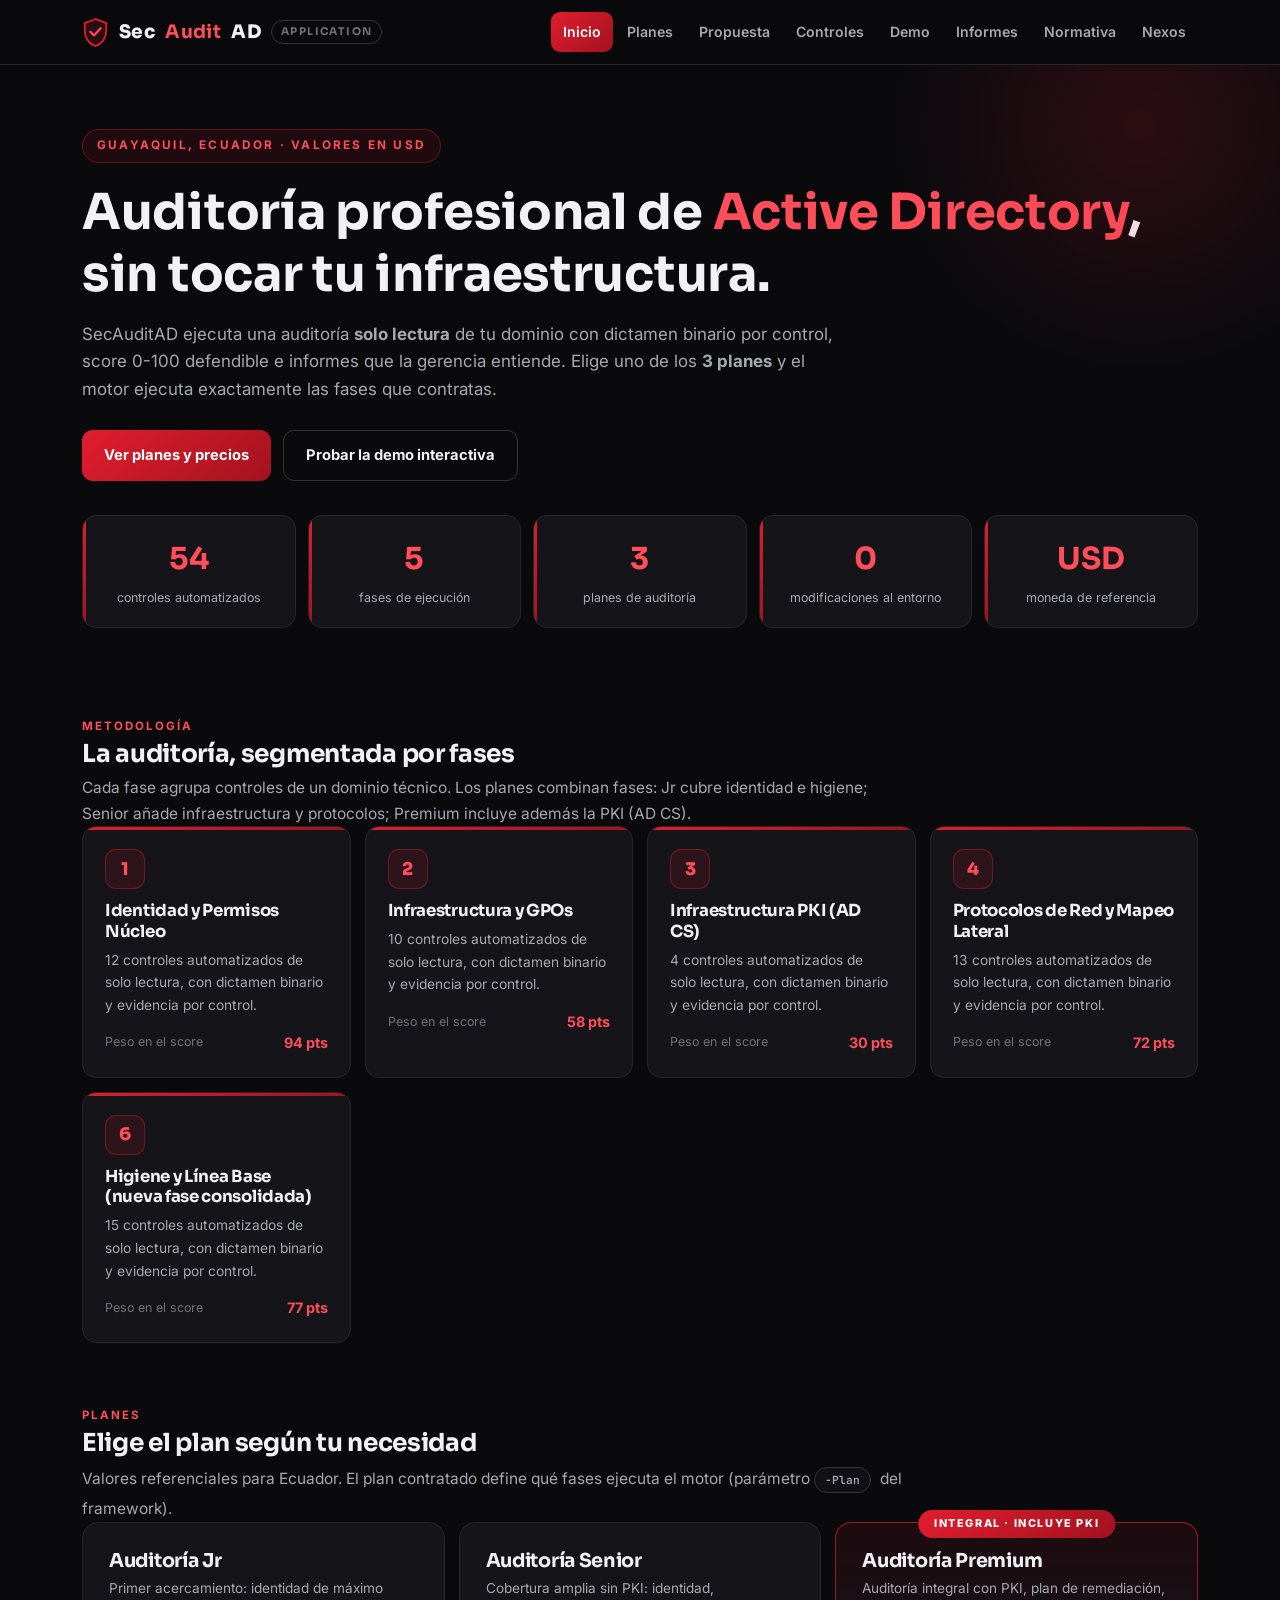
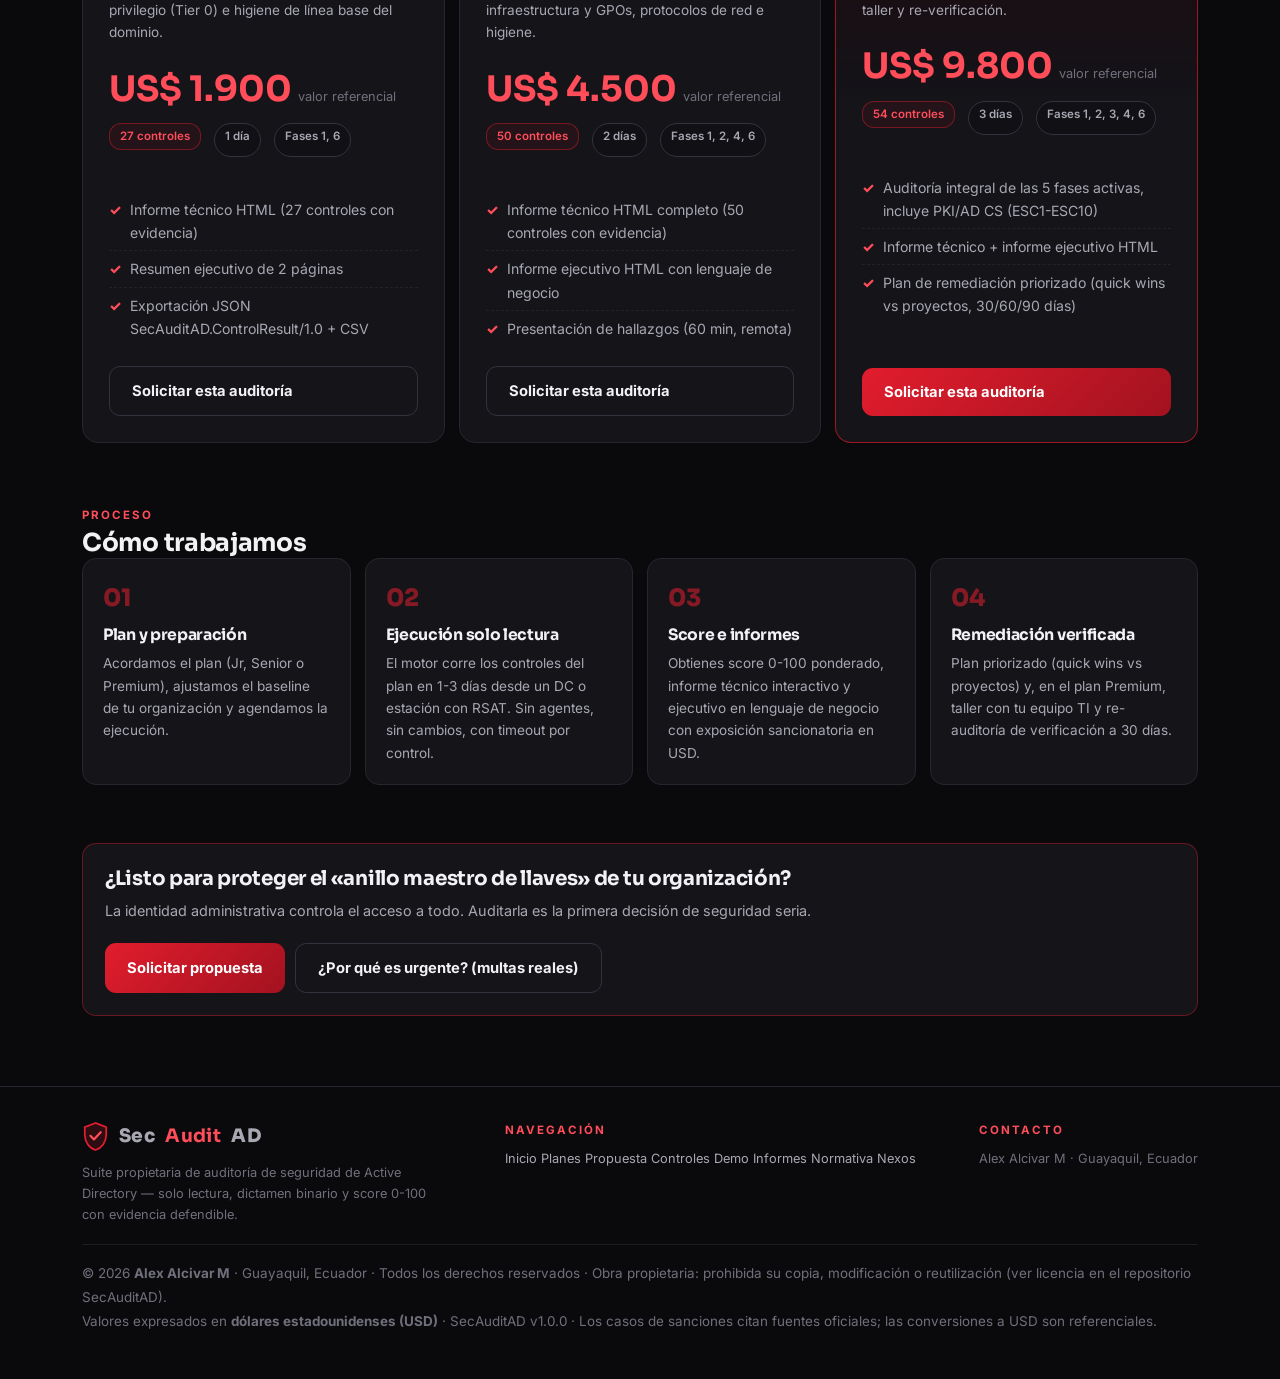
<file: index.html>
<!DOCTYPE html>
<html lang="es">
<head>
<meta charset="utf-8">
<meta name="viewport" content="width=device-width, initial-scale=1">
<title>SecAuditAD Application — Auditoría de Active Directory en Ecuador</title>
<meta name="description" content="Auditoría profesional de Active Directory con planes Jr, Senior y Premium para Ecuador. Solo lectura, score 0-100 e informes en USD.">
<meta name="author" content="Alex Alcivar M">
<link rel="preconnect" href="https://fonts.googleapis.com">
<link href="https://fonts.googleapis.com/css2?family=Sora:wght@600;700;800&family=Inter:wght@400;600;700&family=JetBrains+Mono:wght@400;600&display=swap" rel="stylesheet">
<link rel="stylesheet" href="assets/css/style.css">

</head>
<body>
<header class="topbar">
  <div class="wrap">
    <a class="brand" href="index.html"><svg width="27" height="31" viewBox="0 0 24 26" fill="none" aria-hidden="true"><path d="M12 1 2.5 4.6v7.1c0 6.2 4 11.6 9.5 13.3 5.5-1.7 9.5-7.1 9.5-13.3V4.6L12 1Z" fill="rgba(225,29,46,.16)" stroke="#e11d2e" stroke-width="1.6"/><path d="M7.5 12.4l3.1 3.2 6-6.4" stroke="#ff4d5a" stroke-width="2" stroke-linecap="round" stroke-linejoin="round"/></svg>Sec<b>Audit</b>AD <span class="app">Application</span></a>
    <nav class="main"><a href="index.html" class="active">Inicio</a>
<a href="planes.html">Planes</a>
<a href="propuesta.html">Propuesta</a>
<a href="controles.html">Controles</a>
<a href="demo.html">Demo</a>
<a href="informes.html">Informes</a>
<a href="normativa.html">Normativa</a>
<a href="nexos.html">Nexos</a></nav>
  </div>
</header>
<main>

<section class="hero">
  <div class="wrap">
    <span class="kicker">Guayaquil, Ecuador · Valores en USD</span>
    <h1>Auditoría profesional de <em>Active Directory</em>,<br>sin tocar tu infraestructura.</h1>
    <p class="lead">SecAuditAD ejecuta una auditoría <b>solo lectura</b> de tu dominio con dictamen binario por control,
    score 0-100 defendible e informes que la gerencia entiende. Elige uno de los <b>3 planes</b> y el motor ejecuta
    exactamente las fases que contratas.</p>
    <div class="cta">
      <a class="btn" href="planes.html">Ver planes y precios</a>
      <a class="btn ghost" href="demo.html">Probar la demo interactiva</a>
    </div>
    <div class="stats">
      <div class="stat"><b id="st-controls">—</b><span>controles automatizados</span></div>
      <div class="stat"><b id="st-phases">—</b><span>fases de ejecución</span></div>
      <div class="stat"><b id="st-plans">—</b><span>planes de auditoría</span></div>
      <div class="stat"><b>0</b><span>modificaciones al entorno</span></div>
      <div class="stat"><b>USD</b><span>moneda de referencia</span></div>
    </div>
  </div>
</section>

<section class="block">
  <div class="wrap">
    <header class="reveal">
      <span class="eyebrow">Metodología</span>
      <h2>La auditoría, segmentada por fases</h2>
      <p class="sub">Cada fase agrupa controles de un dominio técnico. Los planes combinan fases: Jr cubre identidad e higiene; Senior añade infraestructura y protocolos; Premium incluye además la PKI (AD CS).</p>
    </header>
    <div class="grid g3" id="phaseCards"></div>
  </div>
</section>

<section class="block">
  <div class="wrap">
    <header class="reveal">
      <span class="eyebrow">Planes</span>
      <h2>Elige el plan según tu necesidad</h2>
      <p class="sub">Valores referenciales para Ecuador. El plan contratado define qué fases ejecuta el motor (parámetro <span class="chip mono">-Plan</span> del framework).</p>
    </header>
    <div class="grid g3" id="planCards"></div>
  </div>
</section>

<section class="block">
  <div class="wrap">
    <header class="reveal">
      <span class="eyebrow">Proceso</span>
      <h2>Cómo trabajamos</h2>
    </header>
    <div class="steps">
      <div class="step"><h3>Plan y preparación</h3><p>Acordamos el plan (Jr, Senior o Premium), ajustamos el baseline de tu organización y agendamos la ejecución.</p></div>
      <div class="step"><h3>Ejecución solo lectura</h3><p>El motor corre los controles del plan en 1-3 días desde un DC o estación con RSAT. Sin agentes, sin cambios, con timeout por control.</p></div>
      <div class="step"><h3>Score e informes</h3><p>Obtienes score 0-100 ponderado, informe técnico interactivo y ejecutivo en lenguaje de negocio con exposición sancionatoria en USD.</p></div>
      <div class="step"><h3>Remediación verificada</h3><p>Plan priorizado (quick wins vs proyectos) y, en el plan Premium, taller con tu equipo TI y re-auditoría de verificación a 30 días.</p></div>
    </div>
  </div>
</section>

<section class="block">
  <div class="wrap">
    <div class="card reveal" style="display:flex;gap:20px;align-items:center;justify-content:space-between;flex-wrap:wrap;border-color:rgba(225,29,46,.4)">
      <div>
        <h3 style="font-size:1.25rem">¿Listo para proteger el «anillo maestro de llaves» de tu organización?</h3>
        <p>La identidad administrativa controla el acceso a todo. Auditarla es la primera decisión de seguridad seria.</p>
      </div>
      <div style="display:flex;gap:10px;flex-wrap:wrap">
        <a class="btn" href="propuesta.html">Solicitar propuesta</a>
        <a class="btn ghost" href="nexos.html">¿Por qué es urgente? (multas reales)</a>
      </div>
    </div>
  </div>
</section>

</main>
<footer class="site">
  <div class="wrap">
    <div class="cols">
      <div style="max-width:360px">
        <a class="brand" href="index.html"><svg width="27" height="31" viewBox="0 0 24 26" fill="none" aria-hidden="true"><path d="M12 1 2.5 4.6v7.1c0 6.2 4 11.6 9.5 13.3 5.5-1.7 9.5-7.1 9.5-13.3V4.6L12 1Z" fill="rgba(225,29,46,.16)" stroke="#e11d2e" stroke-width="1.6"/><path d="M7.5 12.4l3.1 3.2 6-6.4" stroke="#ff4d5a" stroke-width="2" stroke-linecap="round" stroke-linejoin="round"/></svg>Sec<b>Audit</b>AD</a>
        <p class="small" style="margin-top:10px">Suite propietaria de auditoría de seguridad de Active Directory — solo lectura, dictamen binario y score 0-100 con evidencia defendible.</p>
      </div>
      <div>
        <p class="eyebrow" style="margin-bottom:8px">Navegación</p>
        <p class="small"><a href="index.html" class="active">Inicio</a>
<a href="planes.html">Planes</a>
<a href="propuesta.html">Propuesta</a>
<a href="controles.html">Controles</a>
<a href="demo.html">Demo</a>
<a href="informes.html">Informes</a>
<a href="normativa.html">Normativa</a>
<a href="nexos.html">Nexos</a></p>
      </div>
      <div>
        <p class="eyebrow" style="margin-bottom:8px">Contacto</p>
        <p class="small">
          Alex Alcivar M · Guayaquil, Ecuador<br>
          <a href="#" data-contact="whatsapp"></a><br>
          <a href="#" data-contact="email"></a><br>
          <a href="#" data-contact="linkedin"></a>
        </p>
      </div>
    </div>
    <div class="legal">
      © 2026 <b>Alex Alcivar M</b> · Guayaquil, Ecuador · Todos los derechos reservados · Obra propietaria: prohibida su copia, modificación o reutilización (ver licencia en el repositorio SecAuditAD).<br>
      Valores expresados en <b>dólares estadounidenses (USD)</b> · SecAuditAD v1.0.0 · Los casos de sanciones citan fuentes oficiales; las conversiones a USD son referenciales.
    </div>
  </div>
</footer>
<div class="overlay" id="overlay" aria-hidden="true">
  <div class="modal" role="dialog" aria-modal="true">
    <button class="close" onclick="closeModal()" aria-label="Cerrar">✕</button>
    <div id="modalBody"></div>
  </div>
</div>
<script src="assets/js/data.js"></script>
<script src="assets/js/main.js"></script>
<script>
(function(){
  document.getElementById("st-controls").textContent = DATA.CONTROLS.length;
  var phs = Object.keys(DATA.PHASES).map(k=>DATA.PHASES[k]).filter(p=>DATA.CONTROLS.some(c=>c.phase===p.id)).sort((a,b)=>a.id-b.id);
  document.getElementById("st-phases").textContent = phs.length;
  document.getElementById("st-plans").textContent = Object.keys(DATA.PLANS).length;

  document.getElementById("phaseCards").innerHTML = phs.map(p=>{
    var cs = DATA.CONTROLS.filter(c=>c.phase===p.id);
    var w = cs.reduce((a,c)=>a+c.weight,0);
    return '<div class="phasecard reveal in"><span class="ph-num">'+p.id+'</span><h3>'+p.name+'</h3>'+
      '<p>'+cs.length+' controles automatizados de solo lectura, con dictamen binario y evidencia por control.</p>'+
      '<div class="foot"><span>Peso en el score</span><b>'+w+' pts</b></div></div>';
  }).join("");

  var order = ["JR","SENIOR","PREMIUM"];
  document.getElementById("planCards").innerHTML = order.map(function(k){
    var p = DATA.PLANS[k];
    var feats = p.deliverables.slice(0,3);
    return '<div class="plancard reveal in'+(k==="PREMIUM"?" featured":"")+'">'+
      (k==="PREMIUM"?'<span class="ribbon">Integral · incluye PKI</span>':"")+
      '<h3>'+p.label+'</h3><p class="tagline">'+p.description+'</p>'+
      '<div class="price"><b>US$ '+p.priceUSD.toLocaleString("es-EC")+'</b><span>valor referencial</span></div>'+
      '<div class="meta"><span class="chip acc">'+p.controls+' controles</span><span class="chip">'+p.durationDays+' día'+(p.durationDays>1?"s":"")+'</span><span class="chip">Fases '+p.phases.join(", ")+'</span></div>'+
      '<ul>'+feats.map(f=>'<li>'+f+'</li>').join("")+'</ul>'+
      '<a class="btn'+(k==="PREMIUM"?"":" ghost")+'" href="propuesta.html?plan='+k+'">Solicitar esta auditoría</a></div>';
  }).join("");
})();
</script>
</body>
</html>
</file>
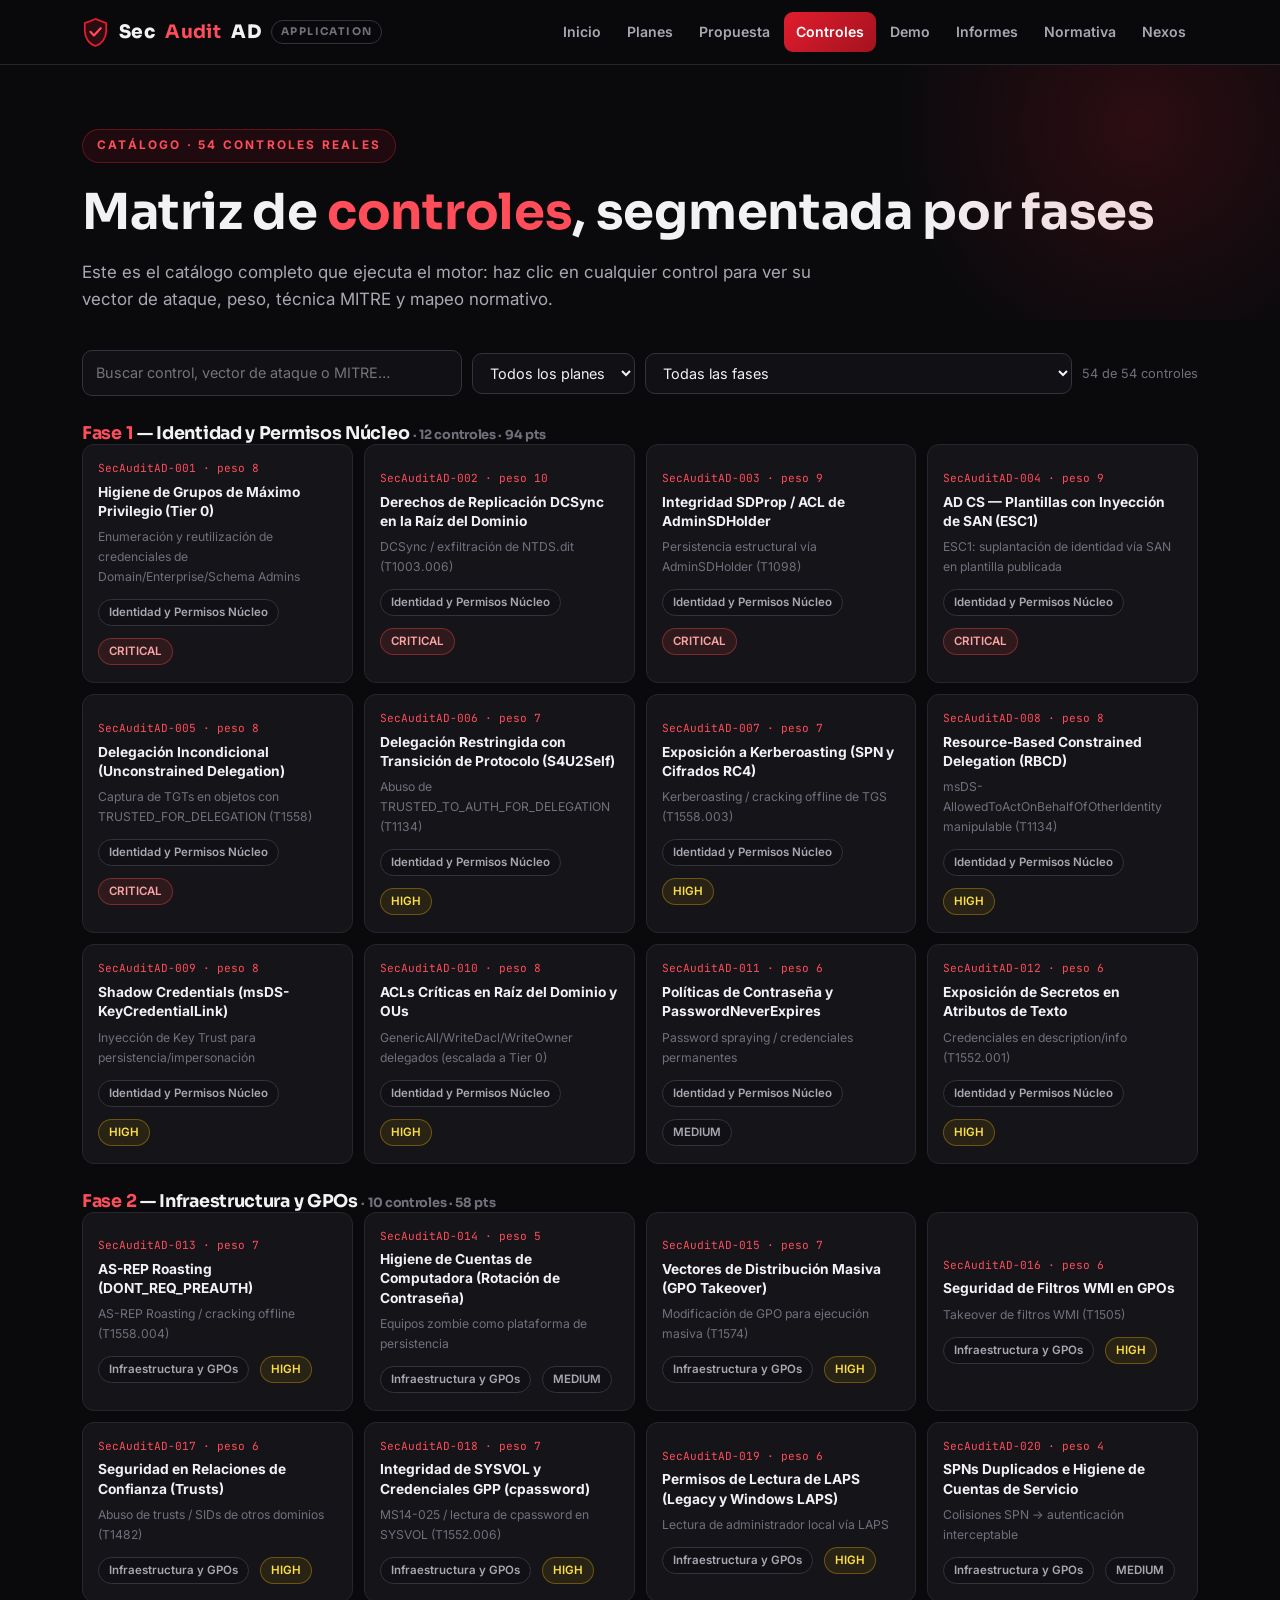
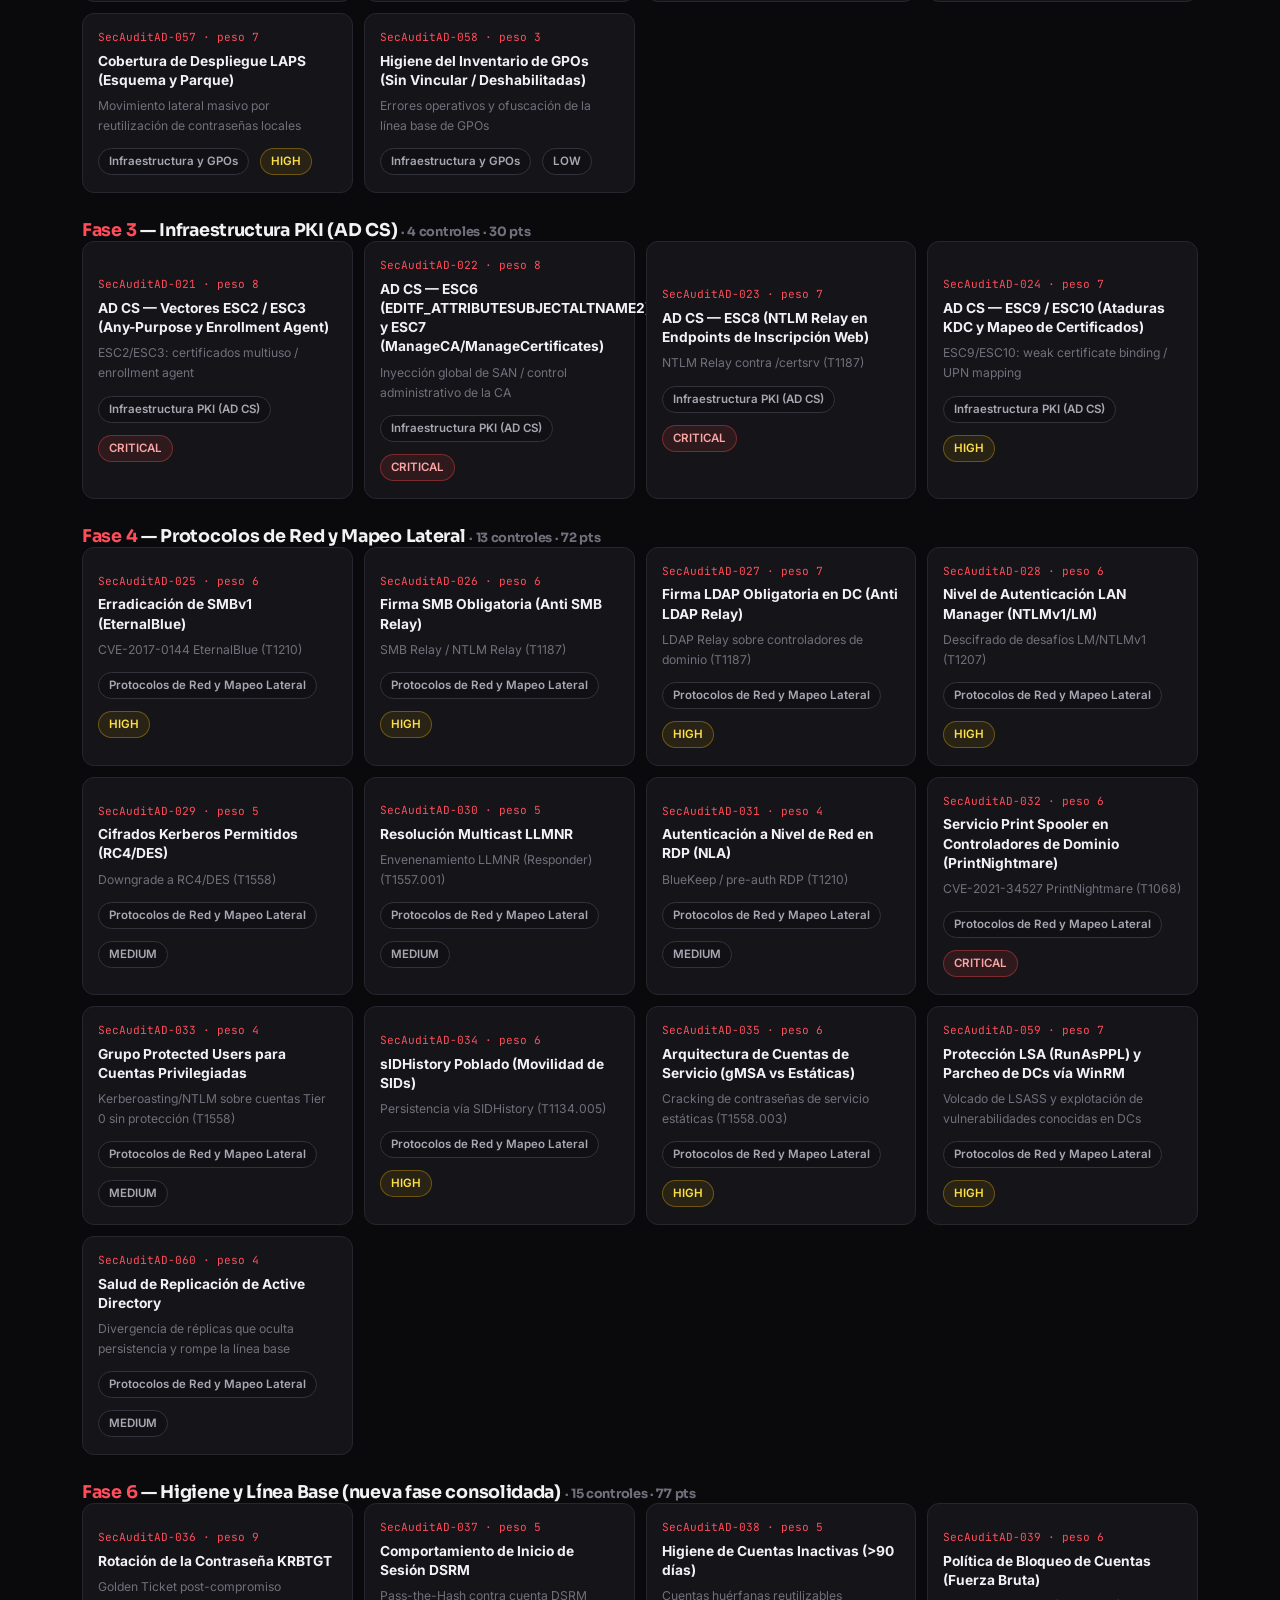
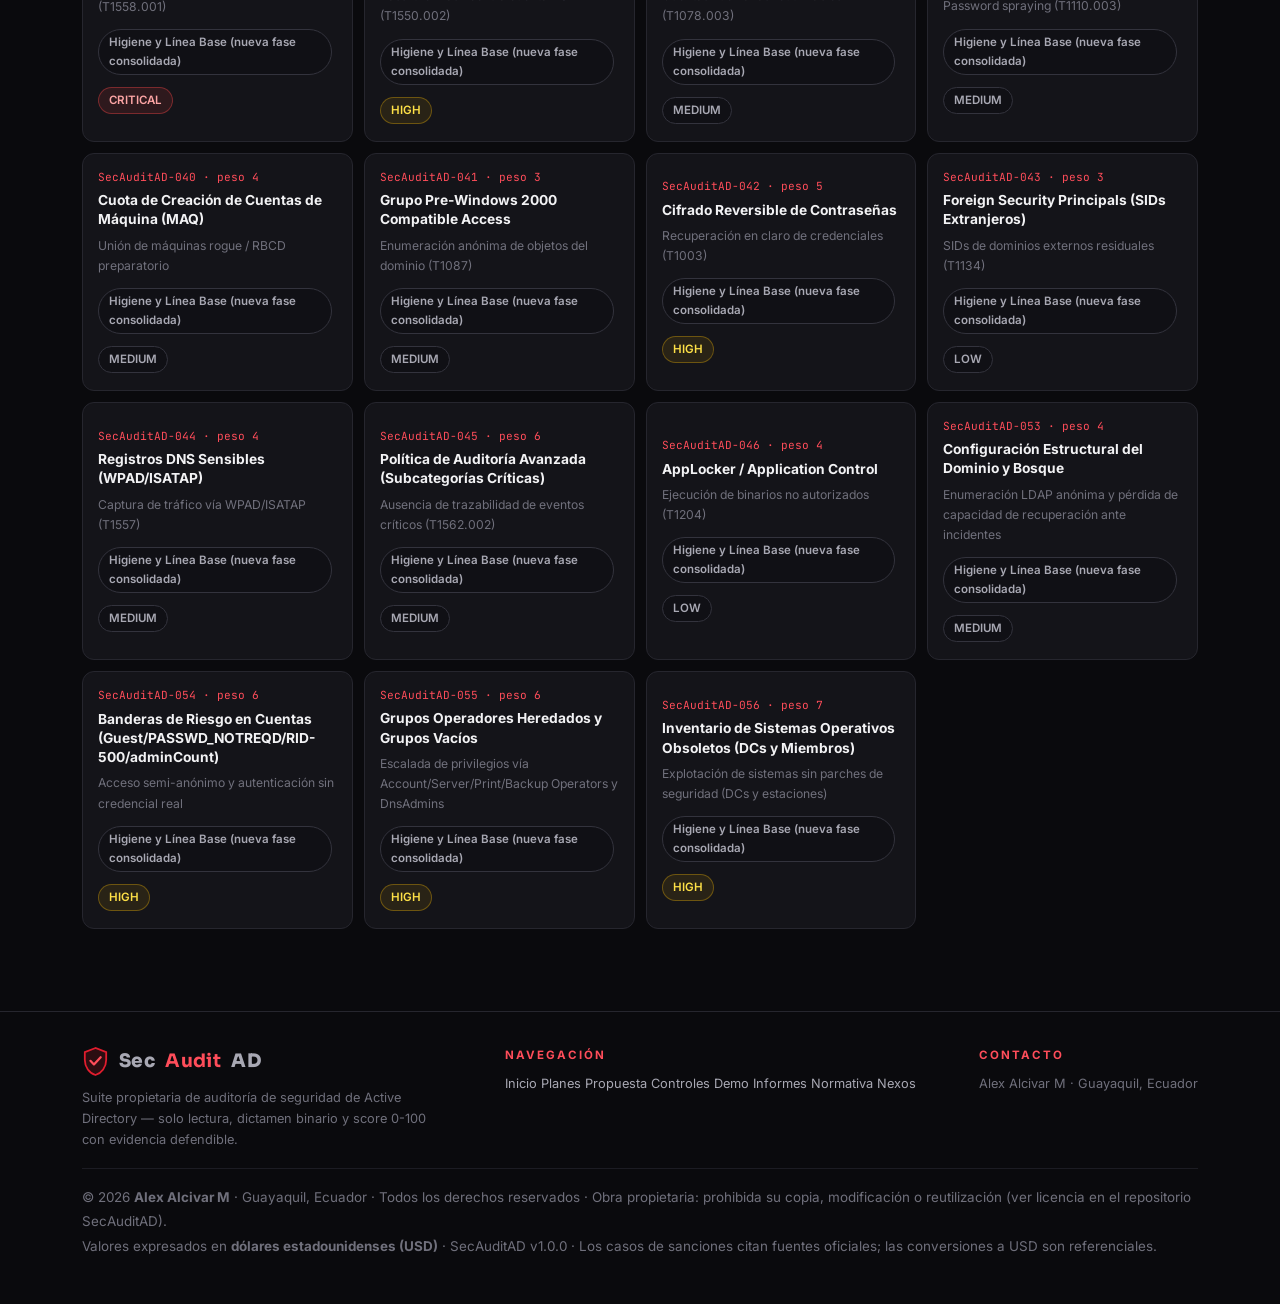
<file: controles.html>
<!DOCTYPE html>
<html lang="es">
<head>
<meta charset="utf-8">
<meta name="viewport" content="width=device-width, initial-scale=1">
<title>Matriz de 54 controles por fase — SecAuditAD Application</title>
<meta name="description" content="Catálogo de 54 controles de auditoría de Active Directory segmentado por fases, con MITRE y mapeo normativo.">
<meta name="author" content="Alex Alcivar M">
<link rel="preconnect" href="https://fonts.googleapis.com">
<link href="https://fonts.googleapis.com/css2?family=Sora:wght@600;700;800&family=Inter:wght@400;600;700&family=JetBrains+Mono:wght@400;600&display=swap" rel="stylesheet">
<link rel="stylesheet" href="assets/css/style.css">

</head>
<body>
<header class="topbar">
  <div class="wrap">
    <a class="brand" href="index.html"><svg width="27" height="31" viewBox="0 0 24 26" fill="none" aria-hidden="true"><path d="M12 1 2.5 4.6v7.1c0 6.2 4 11.6 9.5 13.3 5.5-1.7 9.5-7.1 9.5-13.3V4.6L12 1Z" fill="rgba(225,29,46,.16)" stroke="#e11d2e" stroke-width="1.6"/><path d="M7.5 12.4l3.1 3.2 6-6.4" stroke="#ff4d5a" stroke-width="2" stroke-linecap="round" stroke-linejoin="round"/></svg>Sec<b>Audit</b>AD <span class="app">Application</span></a>
    <nav class="main"><a href="index.html">Inicio</a>
<a href="planes.html">Planes</a>
<a href="propuesta.html">Propuesta</a>
<a href="controles.html" class="active">Controles</a>
<a href="demo.html">Demo</a>
<a href="informes.html">Informes</a>
<a href="normativa.html">Normativa</a>
<a href="nexos.html">Nexos</a></nav>
  </div>
</header>
<main>

<section class="hero" style="padding-bottom:6px">
  <div class="wrap">
    <span class="kicker">Catálogo · 54 controles reales</span>
    <h1>Matriz de <em>controles</em>, segmentada por fases</h1>
    <p class="lead">Este es el catálogo completo que ejecuta el motor: haz clic en cualquier control para ver su
    vector de ataque, peso, técnica MITRE y mapeo normativo.</p>
  </div>
</section>

<section class="block" style="padding-top:14px">
  <div class="wrap">
    <div class="toolbar">
      <input id="fq" type="search" placeholder="Buscar control, vector de ataque o MITRE…">
      <select id="fplan"><option value="">Todos los planes</option><option value="JR">Jr (27)</option><option value="SENIOR">Senior (50)</option><option value="PREMIUM">Premium (54)</option></select>
      <select id="fphase"><option value="">Todas las fases</option></select>
      <span class="count small" id="count"></span>
    </div>
    <div id="sections"></div>
  </div>
</section>

</main>
<footer class="site">
  <div class="wrap">
    <div class="cols">
      <div style="max-width:360px">
        <a class="brand" href="index.html"><svg width="27" height="31" viewBox="0 0 24 26" fill="none" aria-hidden="true"><path d="M12 1 2.5 4.6v7.1c0 6.2 4 11.6 9.5 13.3 5.5-1.7 9.5-7.1 9.5-13.3V4.6L12 1Z" fill="rgba(225,29,46,.16)" stroke="#e11d2e" stroke-width="1.6"/><path d="M7.5 12.4l3.1 3.2 6-6.4" stroke="#ff4d5a" stroke-width="2" stroke-linecap="round" stroke-linejoin="round"/></svg>Sec<b>Audit</b>AD</a>
        <p class="small" style="margin-top:10px">Suite propietaria de auditoría de seguridad de Active Directory — solo lectura, dictamen binario y score 0-100 con evidencia defendible.</p>
      </div>
      <div>
        <p class="eyebrow" style="margin-bottom:8px">Navegación</p>
        <p class="small"><a href="index.html">Inicio</a>
<a href="planes.html">Planes</a>
<a href="propuesta.html">Propuesta</a>
<a href="controles.html" class="active">Controles</a>
<a href="demo.html">Demo</a>
<a href="informes.html">Informes</a>
<a href="normativa.html">Normativa</a>
<a href="nexos.html">Nexos</a></p>
      </div>
      <div>
        <p class="eyebrow" style="margin-bottom:8px">Contacto</p>
        <p class="small">
          Alex Alcivar M · Guayaquil, Ecuador<br>
          <a href="#" data-contact="whatsapp"></a><br>
          <a href="#" data-contact="email"></a><br>
          <a href="#" data-contact="linkedin"></a>
        </p>
      </div>
    </div>
    <div class="legal">
      © 2026 <b>Alex Alcivar M</b> · Guayaquil, Ecuador · Todos los derechos reservados · Obra propietaria: prohibida su copia, modificación o reutilización (ver licencia en el repositorio SecAuditAD).<br>
      Valores expresados en <b>dólares estadounidenses (USD)</b> · SecAuditAD v1.0.0 · Los casos de sanciones citan fuentes oficiales; las conversiones a USD son referenciales.
    </div>
  </div>
</footer>
<div class="overlay" id="overlay" aria-hidden="true">
  <div class="modal" role="dialog" aria-modal="true">
    <button class="close" onclick="closeModal()" aria-label="Cerrar">✕</button>
    <div id="modalBody"></div>
  </div>
</div>
<script src="assets/js/data.js"></script>
<script src="assets/js/main.js"></script>
<script>
(function(){
  var esc=function(s){return (s==null?"":String(s)).replace(/[&<>"']/g,c=>({"&":"&amp;","<":"&lt;",">":"&gt;",'"':"&quot;","'":"&#39;"}[c]));};
  var state={q:"",plan:"",phase:""};
  var phSel=document.getElementById("fphase");
  Object.keys(DATA.PHASES).map(k=>DATA.PHASES[k]).filter(p=>DATA.CONTROLS.some(c=>c.phase===p.id)).sort((a,b)=>a.id-b.id)
    .forEach(p=>{var o=document.createElement("option");o.value=p.id;o.textContent="Fase "+p.id+" — "+p.name;phSel.appendChild(o);});

  function allowed(){
    var phases=null;
    if(state.plan){phases=DATA.PLANS[state.plan].phases;}
    return phases;
  }
  function matches(c){
    if(allowed() && allowed().indexOf(c.phase)===-1) return false;
    if(state.phase && String(c.phase)!==state.phase) return false;
    if(state.q){
      var q=state.q.toLowerCase();
      if(!((c.id+" "+c.name+" "+c.attackVector+" "+(c.mitre||[]).join(" ")).toLowerCase().includes(q))) return false;
    }
    return true;
  }
  function card(c){
    return '<button class="ctrl" data-id="'+c.id+'">'+
      '<span class="id">'+esc(c.id)+' · peso '+c.weight+'</span><b>'+esc(c.name)+'</b>'+
      '<span class="vec">'+esc(c.attackVector||"")+'</span>'+
      '<span class="foot"><span class="chip">'+(DATA.PHASES[c.phase]?DATA.PHASES[c.phase].name:"Fase "+c.phase)+'</span>'+
      (c.severityBase?'<span class="chip '+(c.severityBase==="CRITICAL"?"bad":(c.severityBase==="HIGH"?"warn":""))+'">'+c.severityBase+'</span>':"")+'</span></button>';
  }
  function render(){
    var phs=Object.keys(DATA.PHASES).map(k=>DATA.PHASES[k]).filter(p=>DATA.CONTROLS.some(c=>c.phase===p.id)).sort((a,b)=>a.id-b.id);
    var html="",total=0;
    phs.forEach(function(p){
      var cs=DATA.CONTROLS.filter(c=>c.phase===p.id&&matches(c));
      if(!cs.length) return;
      total+=cs.length;
      var w=cs.reduce((a,c)=>a+c.weight,0);
      html+='<div style="margin:26px 0 12px"><h3 style="font-size:1.1rem"><span style="color:var(--acc2)">Fase '+p.id+'</span> — '+p.name+
        ' <span class="small">· '+cs.length+' controles · '+w+' pts</span></h3>'+
        '<div class="ctrlgrid">'+cs.map(card).join("")+'</div></div>';
    });
    document.getElementById("sections").innerHTML = html || '<p class="muted">Ningún control coincide con los filtros.</p>';
    document.getElementById("count").textContent = total+" de "+DATA.CONTROLS.length+" controles";
    document.querySelectorAll(".ctrl").forEach(b=>b.addEventListener("click",function(){openDetail(this.getAttribute("data-id"));}));
  }
  function openDetail(id){
    var c=DATA.CONTROLS.find(x=>x.id===id); if(!c) return;
    var mitre=(c.mitre||[]).map(function(t){
      var m=/^(T\d{4})(?:\.(\d{3}))?$/.exec(t);
      return m?'<a class="chip mono" href="https://attack.mitre.org/techniques/'+m[1]+'/'+(m[2]?m[2]+'/':'')+'" target="_blank" rel="noopener">'+esc(t)+'</a>':'<span class="chip mono">'+esc(t)+'</span>';
    }).join(" ");
    var norm="";
    Object.keys(c.normative||{}).forEach(function(fw){
      var meta=DATA.FRAMEWORKS[fw]||{label:fw};
      norm+='<div class="kv"><b>'+meta.label+'</b><ul>'+c.normative[fw].map(x=>'<li>'+esc(x)+'</li>').join("")+'</ul></div>';
    });
    openModal('<h3>'+esc(c.name)+'</h3><p class="small" style="color:var(--acc2);font-family:JetBrains Mono,monospace">'+esc(c.id)+'</p>'+
      '<div class="kv"><b>Fase</b><span>Fase '+c.phase+' — '+(DATA.PHASES[c.phase]?DATA.PHASES[c.phase].name:"")+'</span></div>'+
      '<div class="kv"><b>Vector de ataque</b><span class="muted">'+esc(c.attackVector||"—")+'</span></div>'+
      '<div class="kv"><b>Parámetros</b><span>Peso '+c.weight+' · Severidad base '+esc(c.severityBase||"—")+' · Alcance '+esc(c.scope||"—")+'</span></div>'+
      '<div class="kv"><b>MITRE ATT&CK</b>'+(mitre||"—")+'</div>'+norm);
  }
  ["fq","fplan","fphase"].forEach(function(id){
    var el=document.getElementById(id);
    el.addEventListener("input",function(){state={q:document.getElementById("fq").value,plan:document.getElementById("fplan").value,phase:document.getElementById("fphase").value};render();});
  });
  if(new URLSearchParams(location.search).get("plan")){
    document.getElementById("fplan").value=new URLSearchParams(location.search).get("plan");
    state.plan=document.getElementById("fplan").value;
  }
  render();
})();
</script>
</body>
</html>
</file>
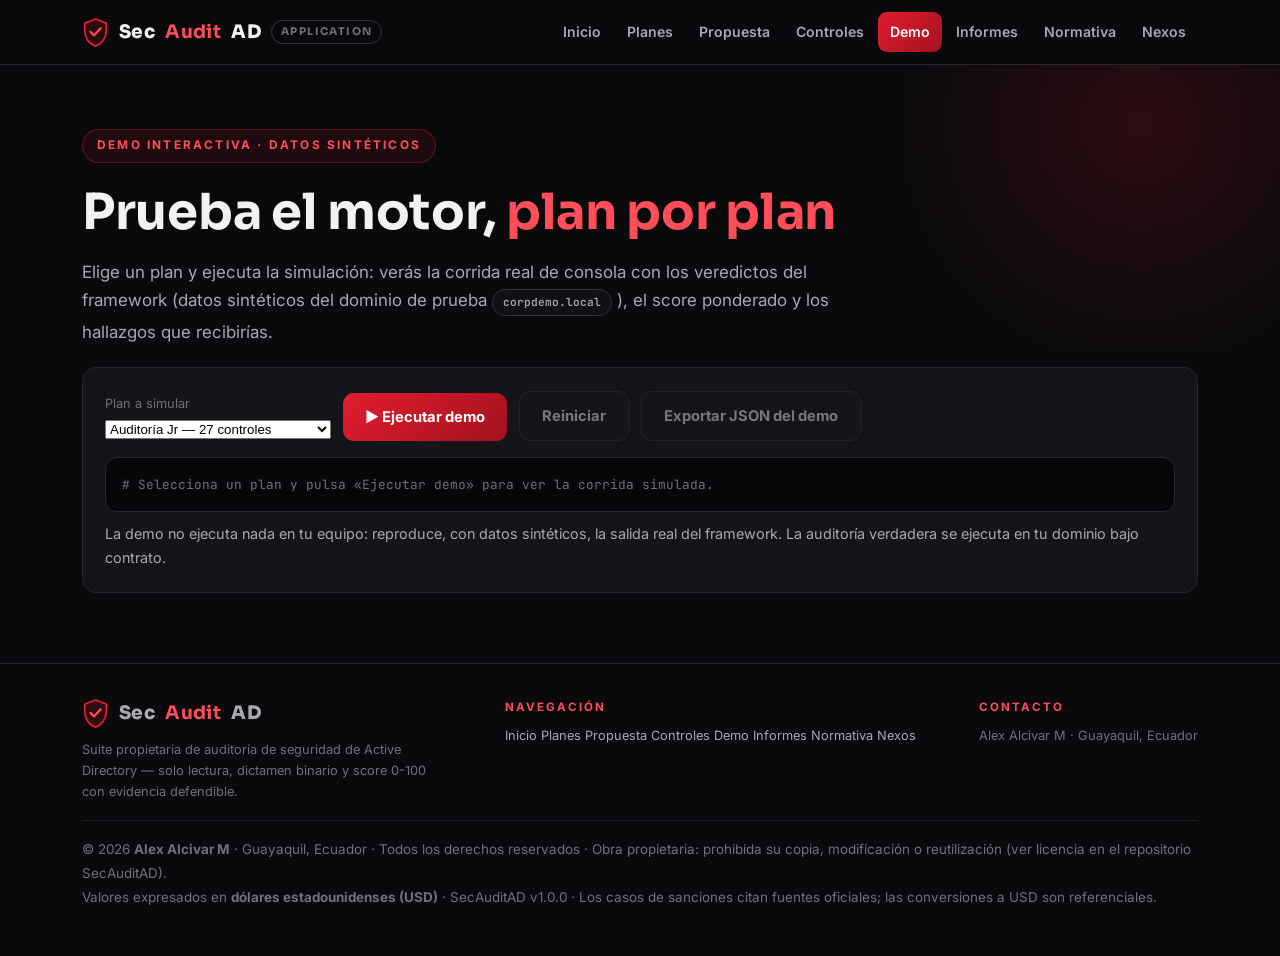
<file: demo.html>
<!DOCTYPE html>
<html lang="es">
<head>
<meta charset="utf-8">
<meta name="viewport" content="width=device-width, initial-scale=1">
<title>Demo interactiva por plan — SecAuditAD Application</title>
<meta name="description" content="Ejecuta la demo del motor SecAuditAD por plan: corrida simulada, score 0-100 y hallazgos con datos sintéticos.">
<meta name="author" content="Alex Alcivar M">
<link rel="preconnect" href="https://fonts.googleapis.com">
<link href="https://fonts.googleapis.com/css2?family=Sora:wght@600;700;800&family=Inter:wght@400;600;700&family=JetBrains+Mono:wght@400;600&display=swap" rel="stylesheet">
<link rel="stylesheet" href="assets/css/style.css">

</head>
<body>
<header class="topbar">
  <div class="wrap">
    <a class="brand" href="index.html"><svg width="27" height="31" viewBox="0 0 24 26" fill="none" aria-hidden="true"><path d="M12 1 2.5 4.6v7.1c0 6.2 4 11.6 9.5 13.3 5.5-1.7 9.5-7.1 9.5-13.3V4.6L12 1Z" fill="rgba(225,29,46,.16)" stroke="#e11d2e" stroke-width="1.6"/><path d="M7.5 12.4l3.1 3.2 6-6.4" stroke="#ff4d5a" stroke-width="2" stroke-linecap="round" stroke-linejoin="round"/></svg>Sec<b>Audit</b>AD <span class="app">Application</span></a>
    <nav class="main"><a href="index.html">Inicio</a>
<a href="planes.html">Planes</a>
<a href="propuesta.html">Propuesta</a>
<a href="controles.html">Controles</a>
<a href="demo.html" class="active">Demo</a>
<a href="informes.html">Informes</a>
<a href="normativa.html">Normativa</a>
<a href="nexos.html">Nexos</a></nav>
  </div>
</header>
<main>

<section class="hero" style="padding-bottom:6px">
  <div class="wrap">
    <span class="kicker">Demo interactiva · Datos sintéticos</span>
    <h1>Prueba el motor, <em>plan por plan</em></h1>
    <p class="lead">Elige un plan y ejecuta la simulación: verás la corrida real de consola con los veredictos del
    framework (datos sintéticos del dominio de prueba <span class="chip mono">corpdemo.local</span>), el score
    ponderado y los hallazgos que recibirías.</p>
  </div>
</section>

<section class="block" style="padding-top:14px">
  <div class="wrap">
    <div class="card">
      <div style="display:flex;gap:12px;flex-wrap:wrap;align-items:end">
        <div><label class="small" for="demoPlan">Plan a simular</label><br>
          <select id="demoPlan"><option value="JR">Auditoría Jr — 27 controles</option><option value="SENIOR">Auditoría Senior — 50 controles</option><option value="PREMIUM">Auditoría Premium — 54 controles</option></select></div>
        <button class="btn" id="btnRun">▶ Ejecutar demo</button>
        <button class="btn ghost" id="btnReset" disabled>Reiniciar</button>
        <button class="btn ghost" id="btnExport" disabled>Exportar JSON del demo</button>
      </div>
      <div id="progress" style="display:none;margin-top:16px">
        <div style="display:flex;justify-content:space-between" class="small"><span>Ejecutando controles…</span><span id="progressPct">0%</span></div>
        <div class="pbar"><i id="progressFill"></i></div>
      </div>
      <div class="term" id="term" style="margin-top:16px"><span class="t-gray"># Selecciona un plan y pulsa «Ejecutar demo» para ver la corrida simulada.</span></div>
      <p class="small" style="margin-top:10px">La demo no ejecuta nada en tu equipo: reproduce, con datos sintéticos, la salida real del framework. La auditoría verdadera se ejecuta en tu dominio bajo contrato.</p>
    </div>

    <div id="dash" class="dash" style="display:none">
      <div class="card" style="text-align:center">
        <div class="donutwrap"><svg width="200" height="200" viewBox="0 0 200 200" id="donut"></svg>
        <div class="donutnum"><b id="donutNum">0</b><span>Score global</span></div></div>
        <span class="band" id="band">—</span>
      </div>
      <div class="card">
        <h3>Resultado por fases</h3>
        <div id="phaseBars"></div>
        <div class="cc-grid" id="counters"></div>
      </div>
    </div>

    <div id="dash2" class="block" style="display:none;padding:0">
      <div class="card" style="margin-top:14px">
        <h3>Hallazgos prioritarios que recibirías</h3>
        <div class="tablebox" style="margin-top:12px"><div class="scroll"><table>
          <thead><tr><th>ID</th><th>Control</th><th>Severidad</th><th>Hallazgos</th></tr></thead>
          <tbody id="topFails"></tbody></table></div></div>
        <div style="display:flex;gap:10px;flex-wrap:wrap;margin-top:16px">
          <a class="btn" href="propuesta.html">Solicitar esta auditoría en mi dominio</a>
          <a class="btn ghost" href="informes.html">Ver informes de ejemplo</a>
        </div>
      </div>
    </div>
  </div>
</section>

</main>
<footer class="site">
  <div class="wrap">
    <div class="cols">
      <div style="max-width:360px">
        <a class="brand" href="index.html"><svg width="27" height="31" viewBox="0 0 24 26" fill="none" aria-hidden="true"><path d="M12 1 2.5 4.6v7.1c0 6.2 4 11.6 9.5 13.3 5.5-1.7 9.5-7.1 9.5-13.3V4.6L12 1Z" fill="rgba(225,29,46,.16)" stroke="#e11d2e" stroke-width="1.6"/><path d="M7.5 12.4l3.1 3.2 6-6.4" stroke="#ff4d5a" stroke-width="2" stroke-linecap="round" stroke-linejoin="round"/></svg>Sec<b>Audit</b>AD</a>
        <p class="small" style="margin-top:10px">Suite propietaria de auditoría de seguridad de Active Directory — solo lectura, dictamen binario y score 0-100 con evidencia defendible.</p>
      </div>
      <div>
        <p class="eyebrow" style="margin-bottom:8px">Navegación</p>
        <p class="small"><a href="index.html">Inicio</a>
<a href="planes.html">Planes</a>
<a href="propuesta.html">Propuesta</a>
<a href="controles.html">Controles</a>
<a href="demo.html" class="active">Demo</a>
<a href="informes.html">Informes</a>
<a href="normativa.html">Normativa</a>
<a href="nexos.html">Nexos</a></p>
      </div>
      <div>
        <p class="eyebrow" style="margin-bottom:8px">Contacto</p>
        <p class="small">
          Alex Alcivar M · Guayaquil, Ecuador<br>
          <a href="#" data-contact="whatsapp"></a><br>
          <a href="#" data-contact="email"></a><br>
          <a href="#" data-contact="linkedin"></a>
        </p>
      </div>
    </div>
    <div class="legal">
      © 2026 <b>Alex Alcivar M</b> · Guayaquil, Ecuador · Todos los derechos reservados · Obra propietaria: prohibida su copia, modificación o reutilización (ver licencia en el repositorio SecAuditAD).<br>
      Valores expresados en <b>dólares estadounidenses (USD)</b> · SecAuditAD v1.0.0 · Los casos de sanciones citan fuentes oficiales; las conversiones a USD son referenciales.
    </div>
  </div>
</footer>
<div class="overlay" id="overlay" aria-hidden="true">
  <div class="modal" role="dialog" aria-modal="true">
    <button class="close" onclick="closeModal()" aria-label="Cerrar">✕</button>
    <div id="modalBody"></div>
  </div>
</div>
<script src="assets/js/data.js"></script>
<script src="assets/js/main.js"></script>
<script src="assets/js/demo.js"></script>
<script>
/* al finalizar la demo, muestra también la sección de hallazgos */
(function(){
  var obs=new MutationObserver(function(){
    var dash=document.getElementById("dash");
    if(dash.style.display==="block"){document.getElementById("dash2").style.display="block";}
  });
  obs.observe(document.getElementById("dash"),{attributes:true,attributeFilter:["style"]});
})();
</script>
</body>
</html>
</file>
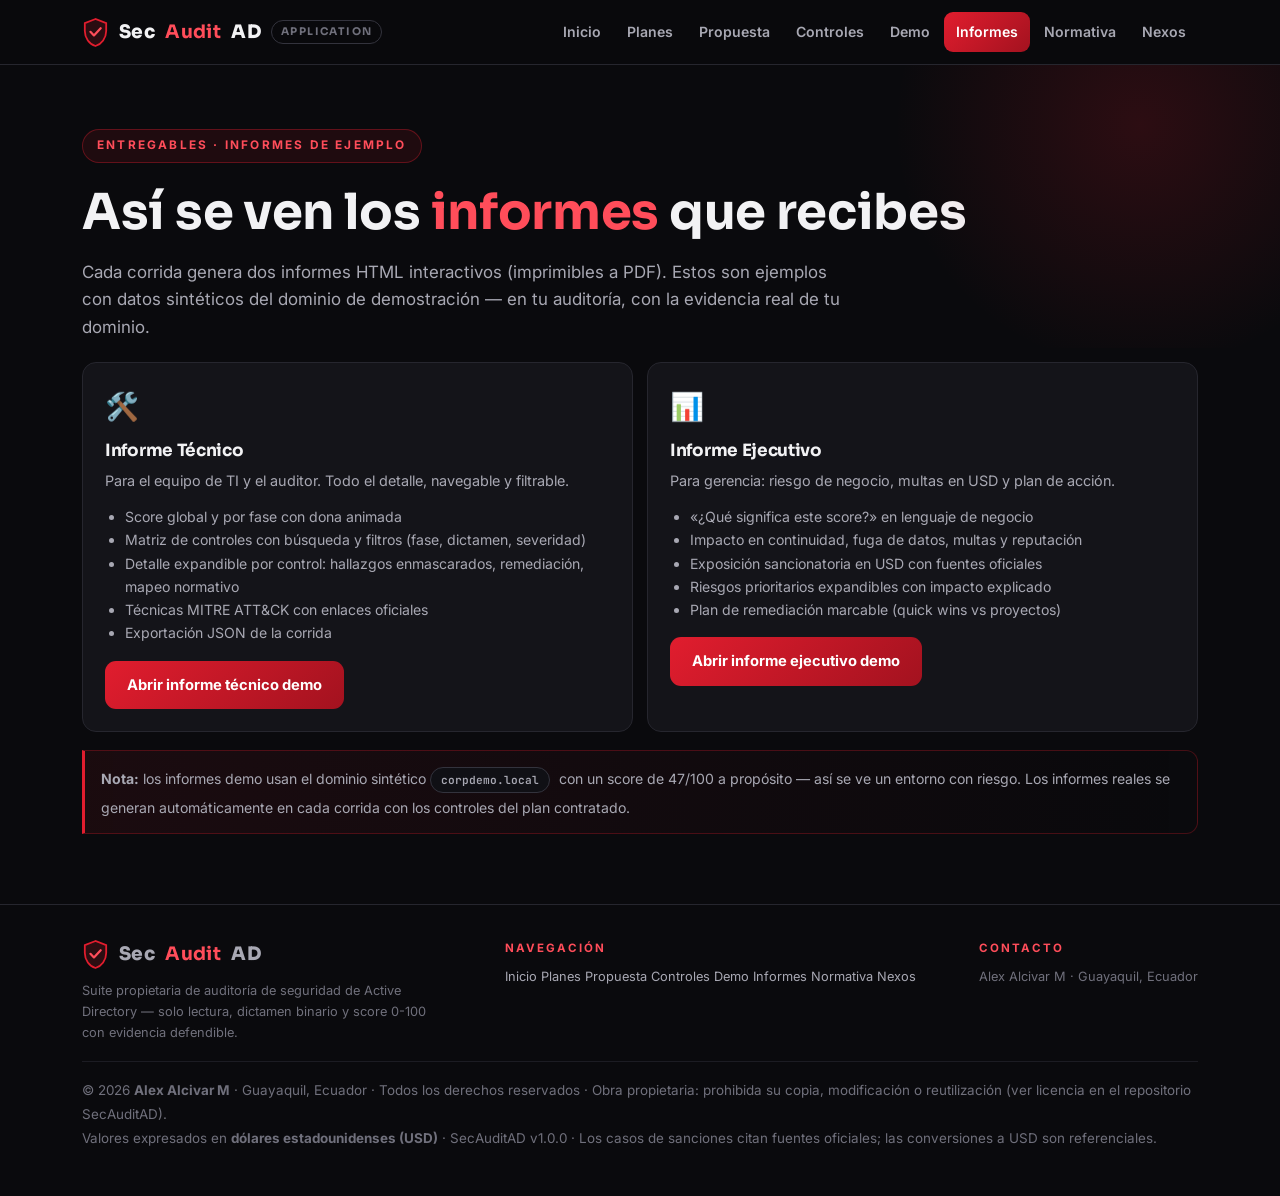
<file: informes.html>
<!DOCTYPE html>
<html lang="es">
<head>
<meta charset="utf-8">
<meta name="viewport" content="width=device-width, initial-scale=1">
<title>Informes de ejemplo — SecAuditAD Application</title>
<meta name="description" content="Informes técnico y ejecutivo interactivos de ejemplo (datos sintéticos) que genera SecAuditAD en cada corrida.">
<meta name="author" content="Alex Alcivar M">
<link rel="preconnect" href="https://fonts.googleapis.com">
<link href="https://fonts.googleapis.com/css2?family=Sora:wght@600;700;800&family=Inter:wght@400;600;700&family=JetBrains+Mono:wght@400;600&display=swap" rel="stylesheet">
<link rel="stylesheet" href="assets/css/style.css">

</head>
<body>
<header class="topbar">
  <div class="wrap">
    <a class="brand" href="index.html"><svg width="27" height="31" viewBox="0 0 24 26" fill="none" aria-hidden="true"><path d="M12 1 2.5 4.6v7.1c0 6.2 4 11.6 9.5 13.3 5.5-1.7 9.5-7.1 9.5-13.3V4.6L12 1Z" fill="rgba(225,29,46,.16)" stroke="#e11d2e" stroke-width="1.6"/><path d="M7.5 12.4l3.1 3.2 6-6.4" stroke="#ff4d5a" stroke-width="2" stroke-linecap="round" stroke-linejoin="round"/></svg>Sec<b>Audit</b>AD <span class="app">Application</span></a>
    <nav class="main"><a href="index.html">Inicio</a>
<a href="planes.html">Planes</a>
<a href="propuesta.html">Propuesta</a>
<a href="controles.html">Controles</a>
<a href="demo.html">Demo</a>
<a href="informes.html" class="active">Informes</a>
<a href="normativa.html">Normativa</a>
<a href="nexos.html">Nexos</a></nav>
  </div>
</header>
<main>

<section class="hero" style="padding-bottom:6px">
  <div class="wrap">
    <span class="kicker">Entregables · Informes de ejemplo</span>
    <h1>Así se ven los <em>informes</em> que recibes</h1>
    <p class="lead">Cada corrida genera dos informes HTML interactivos (imprimibles a PDF). Estos son ejemplos con
    datos sintéticos del dominio de demostración — en tu auditoría, con la evidencia real de tu dominio.</p>
  </div>
</section>

<section class="block" style="padding-top:14px">
  <div class="wrap">
    <div class="grid g2">
      <div class="card reveal">
        <span class="icon">🛠️</span>
        <h3>Informe Técnico</h3>
        <p>Para el equipo de TI y el auditor. Todo el detalle, navegable y filtrable.</p>
        <ul class="muted" style="margin:12px 0 16px 20px;font-size:.88rem">
          <li>Score global y por fase con dona animada</li>
          <li>Matriz de controles con búsqueda y filtros (fase, dictamen, severidad)</li>
          <li>Detalle expandible por control: hallazgos enmascarados, remediación, mapeo normativo</li>
          <li>Técnicas MITRE ATT&CK con enlaces oficiales</li>
          <li>Exportación JSON de la corrida</li>
        </ul>
        <a class="btn" href="informes/informe-tecnico.html">Abrir informe técnico demo</a>
      </div>
      <div class="card reveal">
        <span class="icon">📊</span>
        <h3>Informe Ejecutivo</h3>
        <p>Para gerencia: riesgo de negocio, multas en USD y plan de acción.</p>
        <ul class="muted" style="margin:12px 0 16px 20px;font-size:.88rem">
          <li>«¿Qué significa este score?» en lenguaje de negocio</li>
          <li>Impacto en continuidad, fuga de datos, multas y reputación</li>
          <li>Exposición sancionatoria en USD con fuentes oficiales</li>
          <li>Riesgos prioritarios expandibles con impacto explicado</li>
          <li>Plan de remediación marcable (quick wins vs proyectos)</li>
        </ul>
        <a class="btn" href="informes/informe-ejecutivo.html">Abrir informe ejecutivo demo</a>
      </div>
    </div>
    <div class="note reveal" style="background:linear-gradient(90deg,rgba(225,29,46,.08),transparent);border:1px solid rgba(225,29,46,.28);border-left:3px solid var(--acc);border-radius:0 12px 12px 0;padding:13px 16px;font-size:.88rem;color:var(--tx2);margin-top:18px">
      <b>Nota:</b> los informes demo usan el dominio sintético <span class="chip mono">corpdemo.local</span> con un score de 47/100 a propósito — así se ve un entorno con riesgo. Los informes reales se generan automáticamente en cada corrida con los controles del plan contratado.
    </div>
  </div>
</section>

</main>
<footer class="site">
  <div class="wrap">
    <div class="cols">
      <div style="max-width:360px">
        <a class="brand" href="index.html"><svg width="27" height="31" viewBox="0 0 24 26" fill="none" aria-hidden="true"><path d="M12 1 2.5 4.6v7.1c0 6.2 4 11.6 9.5 13.3 5.5-1.7 9.5-7.1 9.5-13.3V4.6L12 1Z" fill="rgba(225,29,46,.16)" stroke="#e11d2e" stroke-width="1.6"/><path d="M7.5 12.4l3.1 3.2 6-6.4" stroke="#ff4d5a" stroke-width="2" stroke-linecap="round" stroke-linejoin="round"/></svg>Sec<b>Audit</b>AD</a>
        <p class="small" style="margin-top:10px">Suite propietaria de auditoría de seguridad de Active Directory — solo lectura, dictamen binario y score 0-100 con evidencia defendible.</p>
      </div>
      <div>
        <p class="eyebrow" style="margin-bottom:8px">Navegación</p>
        <p class="small"><a href="index.html">Inicio</a>
<a href="planes.html">Planes</a>
<a href="propuesta.html">Propuesta</a>
<a href="controles.html">Controles</a>
<a href="demo.html">Demo</a>
<a href="informes.html" class="active">Informes</a>
<a href="normativa.html">Normativa</a>
<a href="nexos.html">Nexos</a></p>
      </div>
      <div>
        <p class="eyebrow" style="margin-bottom:8px">Contacto</p>
        <p class="small">
          Alex Alcivar M · Guayaquil, Ecuador<br>
          <a href="#" data-contact="whatsapp"></a><br>
          <a href="#" data-contact="email"></a><br>
          <a href="#" data-contact="linkedin"></a>
        </p>
      </div>
    </div>
    <div class="legal">
      © 2026 <b>Alex Alcivar M</b> · Guayaquil, Ecuador · Todos los derechos reservados · Obra propietaria: prohibida su copia, modificación o reutilización (ver licencia en el repositorio SecAuditAD).<br>
      Valores expresados en <b>dólares estadounidenses (USD)</b> · SecAuditAD v1.0.0 · Los casos de sanciones citan fuentes oficiales; las conversiones a USD son referenciales.
    </div>
  </div>
</footer>
<div class="overlay" id="overlay" aria-hidden="true">
  <div class="modal" role="dialog" aria-modal="true">
    <button class="close" onclick="closeModal()" aria-label="Cerrar">✕</button>
    <div id="modalBody"></div>
  </div>
</div>
<script src="assets/js/data.js"></script>
<script src="assets/js/main.js"></script>

</body>
</html>
</file>
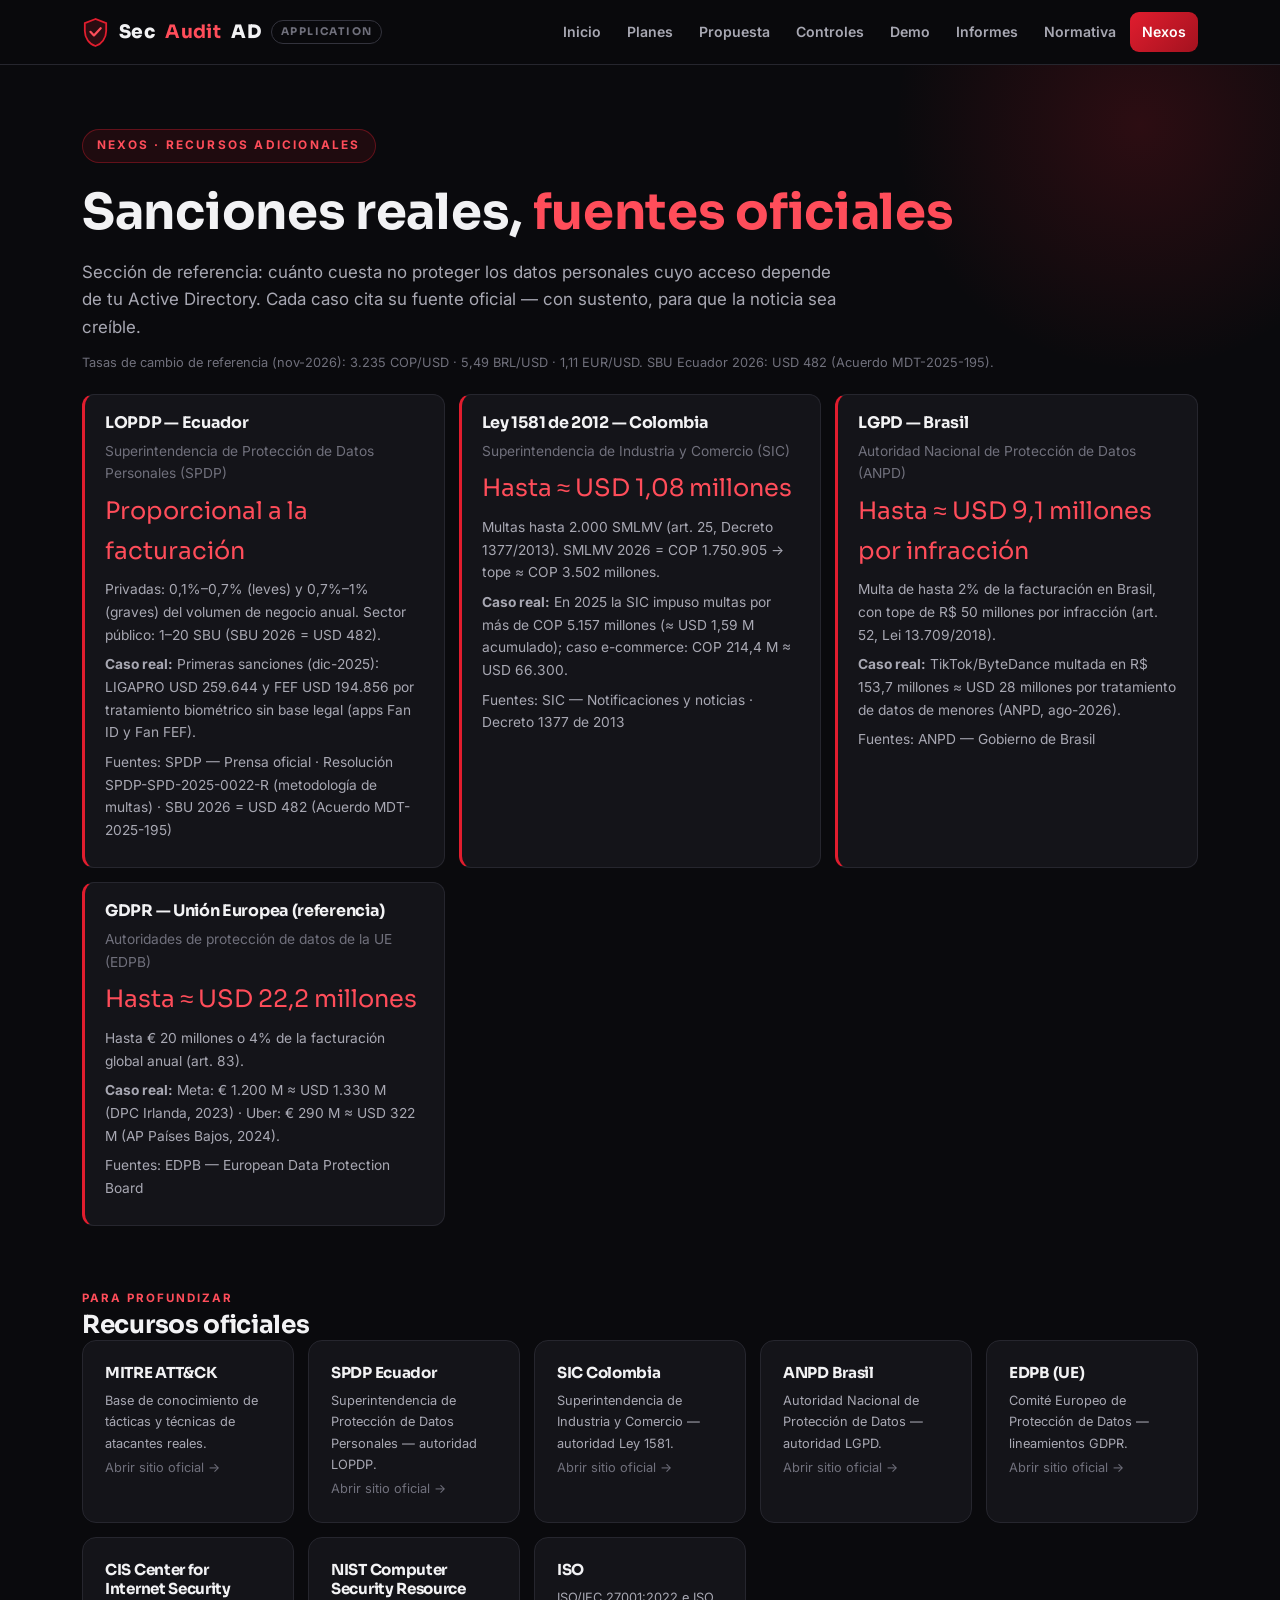
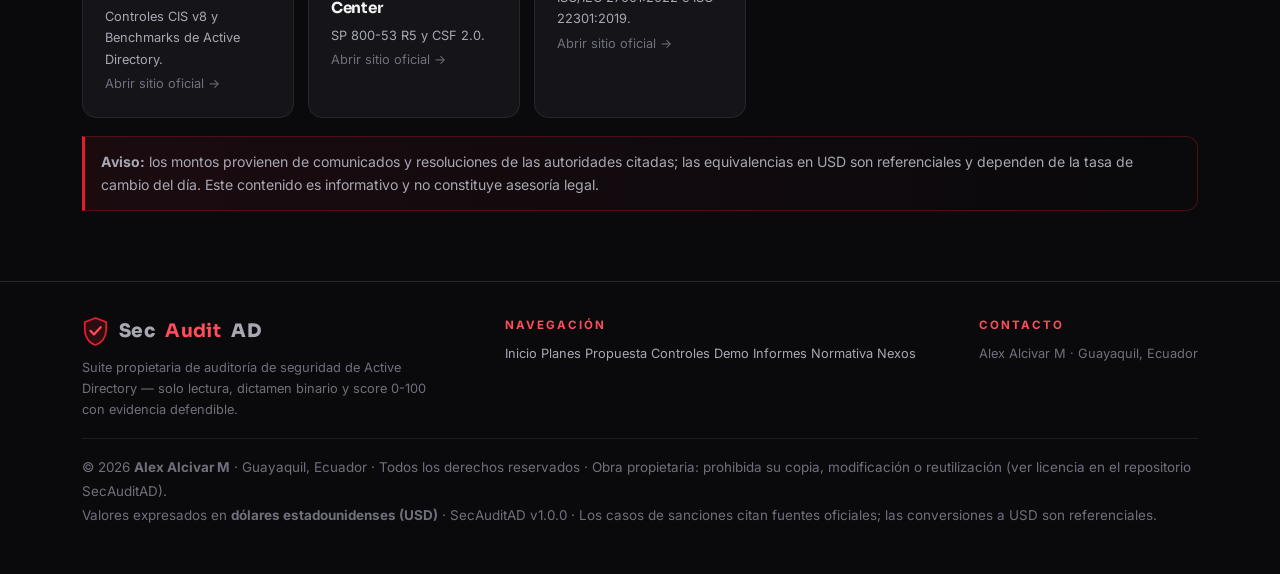
<file: nexos.html>
<!DOCTYPE html>
<html lang="es">
<head>
<meta charset="utf-8">
<meta name="viewport" content="width=device-width, initial-scale=1">
<title>Nexos — Sanciones y fuentes oficiales (USD) — SecAuditAD Application</title>
<meta name="description" content="Multas reales de protección de datos en USD (LOPDP, Ley 1581, LGPD, GDPR) con fuentes oficiales y recursos.">
<meta name="author" content="Alex Alcivar M">
<link rel="preconnect" href="https://fonts.googleapis.com">
<link href="https://fonts.googleapis.com/css2?family=Sora:wght@600;700;800&family=Inter:wght@400;600;700&family=JetBrains+Mono:wght@400;600&display=swap" rel="stylesheet">
<link rel="stylesheet" href="assets/css/style.css">

</head>
<body>
<header class="topbar">
  <div class="wrap">
    <a class="brand" href="index.html"><svg width="27" height="31" viewBox="0 0 24 26" fill="none" aria-hidden="true"><path d="M12 1 2.5 4.6v7.1c0 6.2 4 11.6 9.5 13.3 5.5-1.7 9.5-7.1 9.5-13.3V4.6L12 1Z" fill="rgba(225,29,46,.16)" stroke="#e11d2e" stroke-width="1.6"/><path d="M7.5 12.4l3.1 3.2 6-6.4" stroke="#ff4d5a" stroke-width="2" stroke-linecap="round" stroke-linejoin="round"/></svg>Sec<b>Audit</b>AD <span class="app">Application</span></a>
    <nav class="main"><a href="index.html">Inicio</a>
<a href="planes.html">Planes</a>
<a href="propuesta.html">Propuesta</a>
<a href="controles.html">Controles</a>
<a href="demo.html">Demo</a>
<a href="informes.html">Informes</a>
<a href="normativa.html">Normativa</a>
<a href="nexos.html" class="active">Nexos</a></nav>
  </div>
</header>
<main>

<section class="hero" style="padding-bottom:6px">
  <div class="wrap">
    <span class="kicker">Nexos · Recursos adicionales</span>
    <h1>Sanciones reales, <em>fuentes oficiales</em></h1>
    <p class="lead">Sección de referencia: cuánto cuesta no proteger los datos personales cuyo acceso depende de tu
    Active Directory. Cada caso cita su fuente oficial — con sustento, para que la noticia sea creíble.</p>
    <p class="small" id="fxNote" style="margin-top:10px"></p>
  </div>
</section>

<section class="block" style="padding-top:14px">
  <div class="wrap">
    <div class="grid g2" id="sanctions"></div>
  </div>
</section>

<section class="block">
  <div class="wrap">
    <header class="reveal"><span class="eyebrow">Para profundizar</span><h2>Recursos oficiales</h2></header>
    <div class="grid g4" id="resources"></div>
    <div class="note" style="margin-top:18px;background:linear-gradient(90deg,rgba(225,29,46,.08),transparent);border:1px solid rgba(225,29,46,.28);border-left:3px solid var(--acc);border-radius:0 12px 12px 0;padding:13px 16px;font-size:.88rem;color:var(--tx2)">
      <b>Aviso:</b> los montos provienen de comunicados y resoluciones de las autoridades citadas; las equivalencias en USD son referenciales y dependen de la tasa de cambio del día. Este contenido es informativo y no constituye asesoría legal.
    </div>
  </div>
</section>

</main>
<footer class="site">
  <div class="wrap">
    <div class="cols">
      <div style="max-width:360px">
        <a class="brand" href="index.html"><svg width="27" height="31" viewBox="0 0 24 26" fill="none" aria-hidden="true"><path d="M12 1 2.5 4.6v7.1c0 6.2 4 11.6 9.5 13.3 5.5-1.7 9.5-7.1 9.5-13.3V4.6L12 1Z" fill="rgba(225,29,46,.16)" stroke="#e11d2e" stroke-width="1.6"/><path d="M7.5 12.4l3.1 3.2 6-6.4" stroke="#ff4d5a" stroke-width="2" stroke-linecap="round" stroke-linejoin="round"/></svg>Sec<b>Audit</b>AD</a>
        <p class="small" style="margin-top:10px">Suite propietaria de auditoría de seguridad de Active Directory — solo lectura, dictamen binario y score 0-100 con evidencia defendible.</p>
      </div>
      <div>
        <p class="eyebrow" style="margin-bottom:8px">Navegación</p>
        <p class="small"><a href="index.html">Inicio</a>
<a href="planes.html">Planes</a>
<a href="propuesta.html">Propuesta</a>
<a href="controles.html">Controles</a>
<a href="demo.html">Demo</a>
<a href="informes.html">Informes</a>
<a href="normativa.html">Normativa</a>
<a href="nexos.html" class="active">Nexos</a></p>
      </div>
      <div>
        <p class="eyebrow" style="margin-bottom:8px">Contacto</p>
        <p class="small">
          Alex Alcivar M · Guayaquil, Ecuador<br>
          <a href="#" data-contact="whatsapp"></a><br>
          <a href="#" data-contact="email"></a><br>
          <a href="#" data-contact="linkedin"></a>
        </p>
      </div>
    </div>
    <div class="legal">
      © 2026 <b>Alex Alcivar M</b> · Guayaquil, Ecuador · Todos los derechos reservados · Obra propietaria: prohibida su copia, modificación o reutilización (ver licencia en el repositorio SecAuditAD).<br>
      Valores expresados en <b>dólares estadounidenses (USD)</b> · SecAuditAD v1.0.0 · Los casos de sanciones citan fuentes oficiales; las conversiones a USD son referenciales.
    </div>
  </div>
</footer>
<div class="overlay" id="overlay" aria-hidden="true">
  <div class="modal" role="dialog" aria-modal="true">
    <button class="close" onclick="closeModal()" aria-label="Cerrar">✕</button>
    <div id="modalBody"></div>
  </div>
</div>
<script src="assets/js/data.js"></script>
<script src="assets/js/main.js"></script>
<script>
(function(){
  document.getElementById("fxNote").textContent=DATA.FX.note;
  document.getElementById("sanctions").innerHTML=DATA.SANCTIONS.map(s=>
    '<div class="srcard reveal in"><h3>'+s.law+'</h3>'+
    '<p class="small" style="color:var(--tx3)">'+s.authority+'</p>'+
    '<p class="big">'+s.usd+'</p>'+
    '<p>'+s.range+'</p>'+
    '<p><b>Caso real:</b> '+s.case+'</p>'+
    '<p class="srcline">Fuentes: '+s.sources.map(x=>'<a href="'+x.url+'" target="_blank" rel="noopener">'+x.label+'</a>').join(" · ")+'</p></div>').join("");
  document.getElementById("resources").innerHTML=DATA.RESOURCES.map(r=>
    '<div class="card reveal in"><h3 style="font-size:.95rem">'+r.label+'</h3><p style="font-size:.8rem">'+r.desc+'</p>'+
    '<a class="small" href="'+r.url+'" target="_blank" rel="noopener">Abrir sitio oficial →</a></div>').join("");
})();
</script>
</body>
</html>
</file>
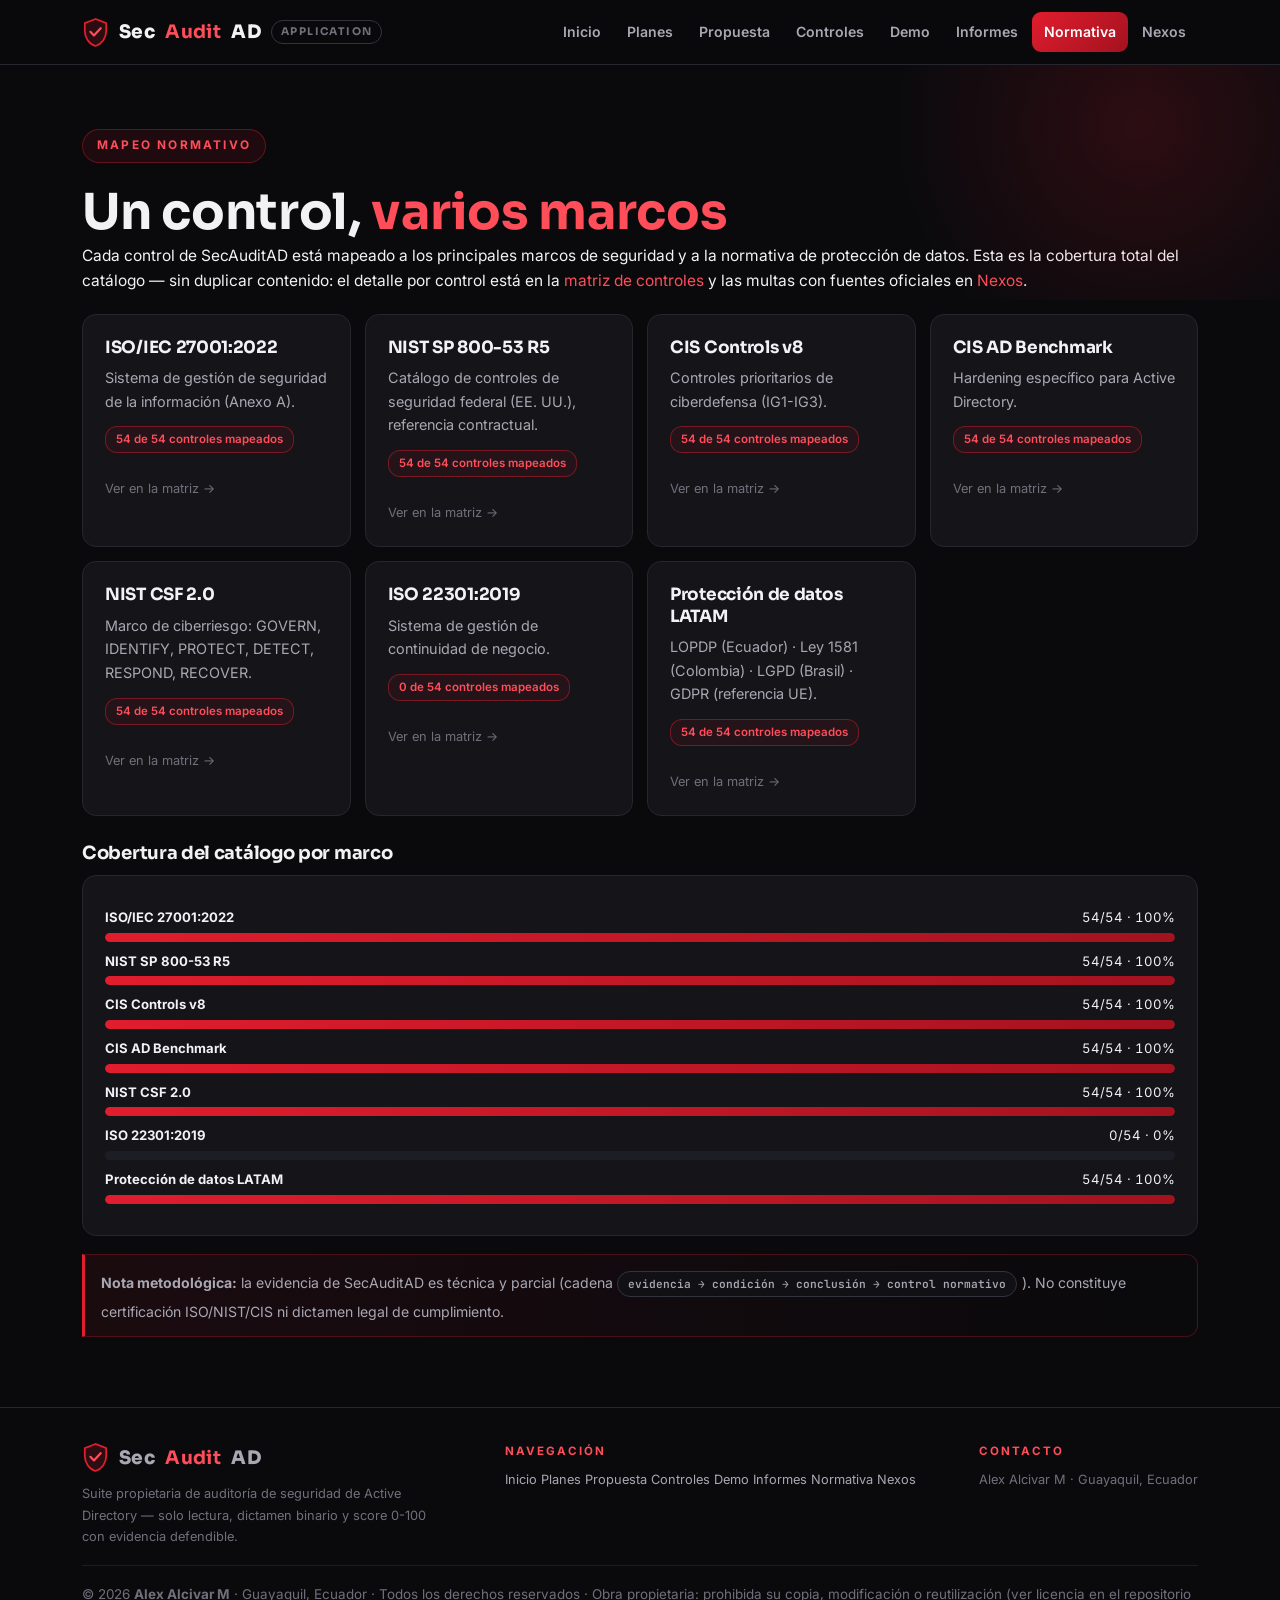
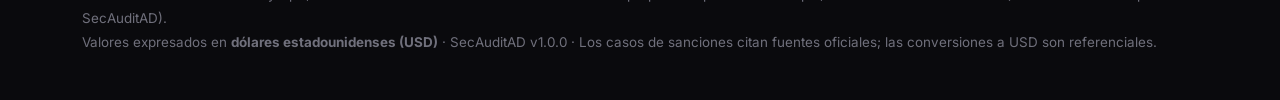
<file: normativa.html>
<!DOCTYPE html>
<html lang="es">
<head>
<meta charset="utf-8">
<meta name="viewport" content="width=device-width, initial-scale=1">
<title>Mapeo normativo — SecAuditAD Application</title>
<meta name="description" content="Cobertura del catálogo de controles frente a ISO 27001, NIST, CIS, CSF 2.0 y protección de datos LATAM.">
<meta name="author" content="Alex Alcivar M">
<link rel="preconnect" href="https://fonts.googleapis.com">
<link href="https://fonts.googleapis.com/css2?family=Sora:wght@600;700;800&family=Inter:wght@400;600;700&family=JetBrains+Mono:wght@400;600&display=swap" rel="stylesheet">
<link rel="stylesheet" href="assets/css/style.css">

</head>
<body>
<header class="topbar">
  <div class="wrap">
    <a class="brand" href="index.html"><svg width="27" height="31" viewBox="0 0 24 26" fill="none" aria-hidden="true"><path d="M12 1 2.5 4.6v7.1c0 6.2 4 11.6 9.5 13.3 5.5-1.7 9.5-7.1 9.5-13.3V4.6L12 1Z" fill="rgba(225,29,46,.16)" stroke="#e11d2e" stroke-width="1.6"/><path d="M7.5 12.4l3.1 3.2 6-6.4" stroke="#ff4d5a" stroke-width="2" stroke-linecap="round" stroke-linejoin="round"/></svg>Sec<b>Audit</b>AD <span class="app">Application</span></a>
    <nav class="main"><a href="index.html">Inicio</a>
<a href="planes.html">Planes</a>
<a href="propuesta.html">Propuesta</a>
<a href="controles.html">Controles</a>
<a href="demo.html">Demo</a>
<a href="informes.html">Informes</a>
<a href="normativa.html" class="active">Normativa</a>
<a href="nexos.html">Nexos</a></nav>
  </div>
</header>
<main>

<section class="hero" style="padding-bottom:6px">
  <div class="wrap">
    <span class="kicker">Mapeo normativo</span>
    <h1>Un control, <em>varios marcos</em></h1>
    <p class="sub">Cada control de SecAuditAD está mapeado a los principales marcos de seguridad y a la normativa de
    protección de datos. Esta es la cobertura total del catálogo — sin duplicar contenido: el detalle por control está en la <a href="controles.html">matriz de controles</a> y las multas con fuentes oficiales en <a href="nexos.html">Nexos</a>.</p>
  </div>
</section>

<section class="block" style="padding-top:14px">
  <div class="wrap">
    <div class="grid g3" id="fwCards"></div>
    <h3 style="margin:26px 0 10px">Cobertura del catálogo por marco</h3>
    <div class="card" id="fwBars"></div>
    <div class="note" style="margin-top:18px;background:linear-gradient(90deg,rgba(225,29,46,.08),transparent);border:1px solid rgba(225,29,46,.28);border-left:3px solid var(--acc);border-radius:0 12px 12px 0;padding:13px 16px;font-size:.88rem;color:var(--tx2)">
      <b>Nota metodológica:</b> la evidencia de SecAuditAD es técnica y parcial (cadena <span class="chip mono">evidencia → condición → conclusión → control normativo</span>). No constituye certificación ISO/NIST/CIS ni dictamen legal de cumplimiento.
    </div>
  </div>
</section>

</main>
<footer class="site">
  <div class="wrap">
    <div class="cols">
      <div style="max-width:360px">
        <a class="brand" href="index.html"><svg width="27" height="31" viewBox="0 0 24 26" fill="none" aria-hidden="true"><path d="M12 1 2.5 4.6v7.1c0 6.2 4 11.6 9.5 13.3 5.5-1.7 9.5-7.1 9.5-13.3V4.6L12 1Z" fill="rgba(225,29,46,.16)" stroke="#e11d2e" stroke-width="1.6"/><path d="M7.5 12.4l3.1 3.2 6-6.4" stroke="#ff4d5a" stroke-width="2" stroke-linecap="round" stroke-linejoin="round"/></svg>Sec<b>Audit</b>AD</a>
        <p class="small" style="margin-top:10px">Suite propietaria de auditoría de seguridad de Active Directory — solo lectura, dictamen binario y score 0-100 con evidencia defendible.</p>
      </div>
      <div>
        <p class="eyebrow" style="margin-bottom:8px">Navegación</p>
        <p class="small"><a href="index.html">Inicio</a>
<a href="planes.html">Planes</a>
<a href="propuesta.html">Propuesta</a>
<a href="controles.html">Controles</a>
<a href="demo.html">Demo</a>
<a href="informes.html">Informes</a>
<a href="normativa.html" class="active">Normativa</a>
<a href="nexos.html">Nexos</a></p>
      </div>
      <div>
        <p class="eyebrow" style="margin-bottom:8px">Contacto</p>
        <p class="small">
          Alex Alcivar M · Guayaquil, Ecuador<br>
          <a href="#" data-contact="whatsapp"></a><br>
          <a href="#" data-contact="email"></a><br>
          <a href="#" data-contact="linkedin"></a>
        </p>
      </div>
    </div>
    <div class="legal">
      © 2026 <b>Alex Alcivar M</b> · Guayaquil, Ecuador · Todos los derechos reservados · Obra propietaria: prohibida su copia, modificación o reutilización (ver licencia en el repositorio SecAuditAD).<br>
      Valores expresados en <b>dólares estadounidenses (USD)</b> · SecAuditAD v1.0.0 · Los casos de sanciones citan fuentes oficiales; las conversiones a USD son referenciales.
    </div>
  </div>
</footer>
<div class="overlay" id="overlay" aria-hidden="true">
  <div class="modal" role="dialog" aria-modal="true">
    <button class="close" onclick="closeModal()" aria-label="Cerrar">✕</button>
    <div id="modalBody"></div>
  </div>
</div>
<script src="assets/js/data.js"></script>
<script src="assets/js/main.js"></script>
<script>
(function(){
  var total=DATA.CONTROLS.length;
  var keys=Object.keys(DATA.FRAMEWORKS);
  document.getElementById("fwCards").innerHTML=keys.map(function(k){
    var f=DATA.FRAMEWORKS[k];
    var n=DATA.CONTROLS.filter(c=>c.normative&&c.normative[k]&&c.normative[k].length).length;
    return '<div class="card reveal in"><h3>'+f.label+'</h3><p>'+f.desc+'</p>'+
      '<p style="margin-top:10px"><span class="chip acc">'+n+' de '+total+' controles mapeados</span></p>'+
      '<a class="small" href="controles.html" style="display:inline-block;margin-top:8px">Ver en la matriz →</a></div>';
  }).join("");
  document.getElementById("fwBars").innerHTML=keys.map(function(k){
    var f=DATA.FRAMEWORKS[k];
    var n=DATA.CONTROLS.filter(c=>c.normative&&c.normative[k]&&c.normative[k].length).length;
    var pct=Math.round(n/total*100);
    return '<div class="hbar"><div class="lbl"><b>'+f.label+'</b><span class="num">'+n+'/'+total+' · '+pct+'%</span></div><div class="tr"><i data-w="'+pct+'"></i></div></div>';
  }).join("");
  setTimeout(()=>document.querySelectorAll("#fwBars i").forEach(i=>i.style.width=i.getAttribute("data-w")+"%"),150);
})();
</script>
</body>
</html>
</file>
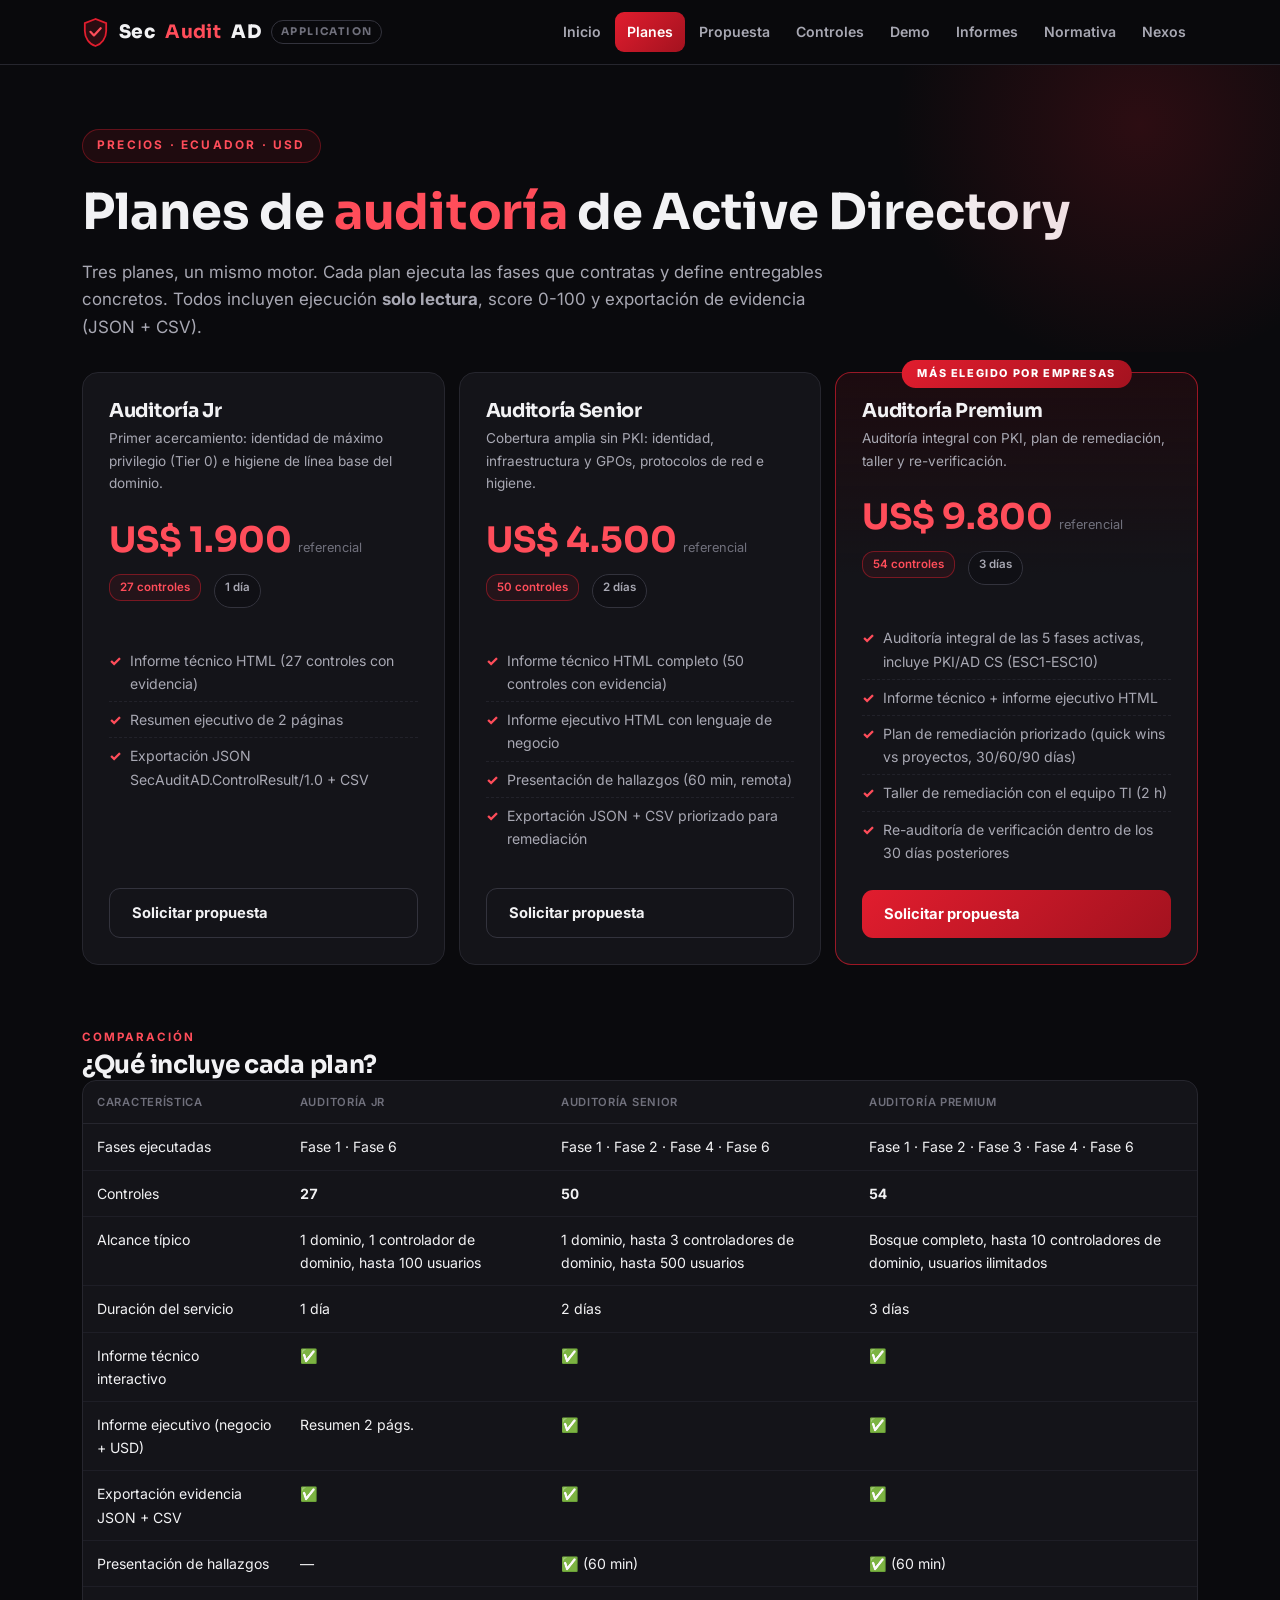
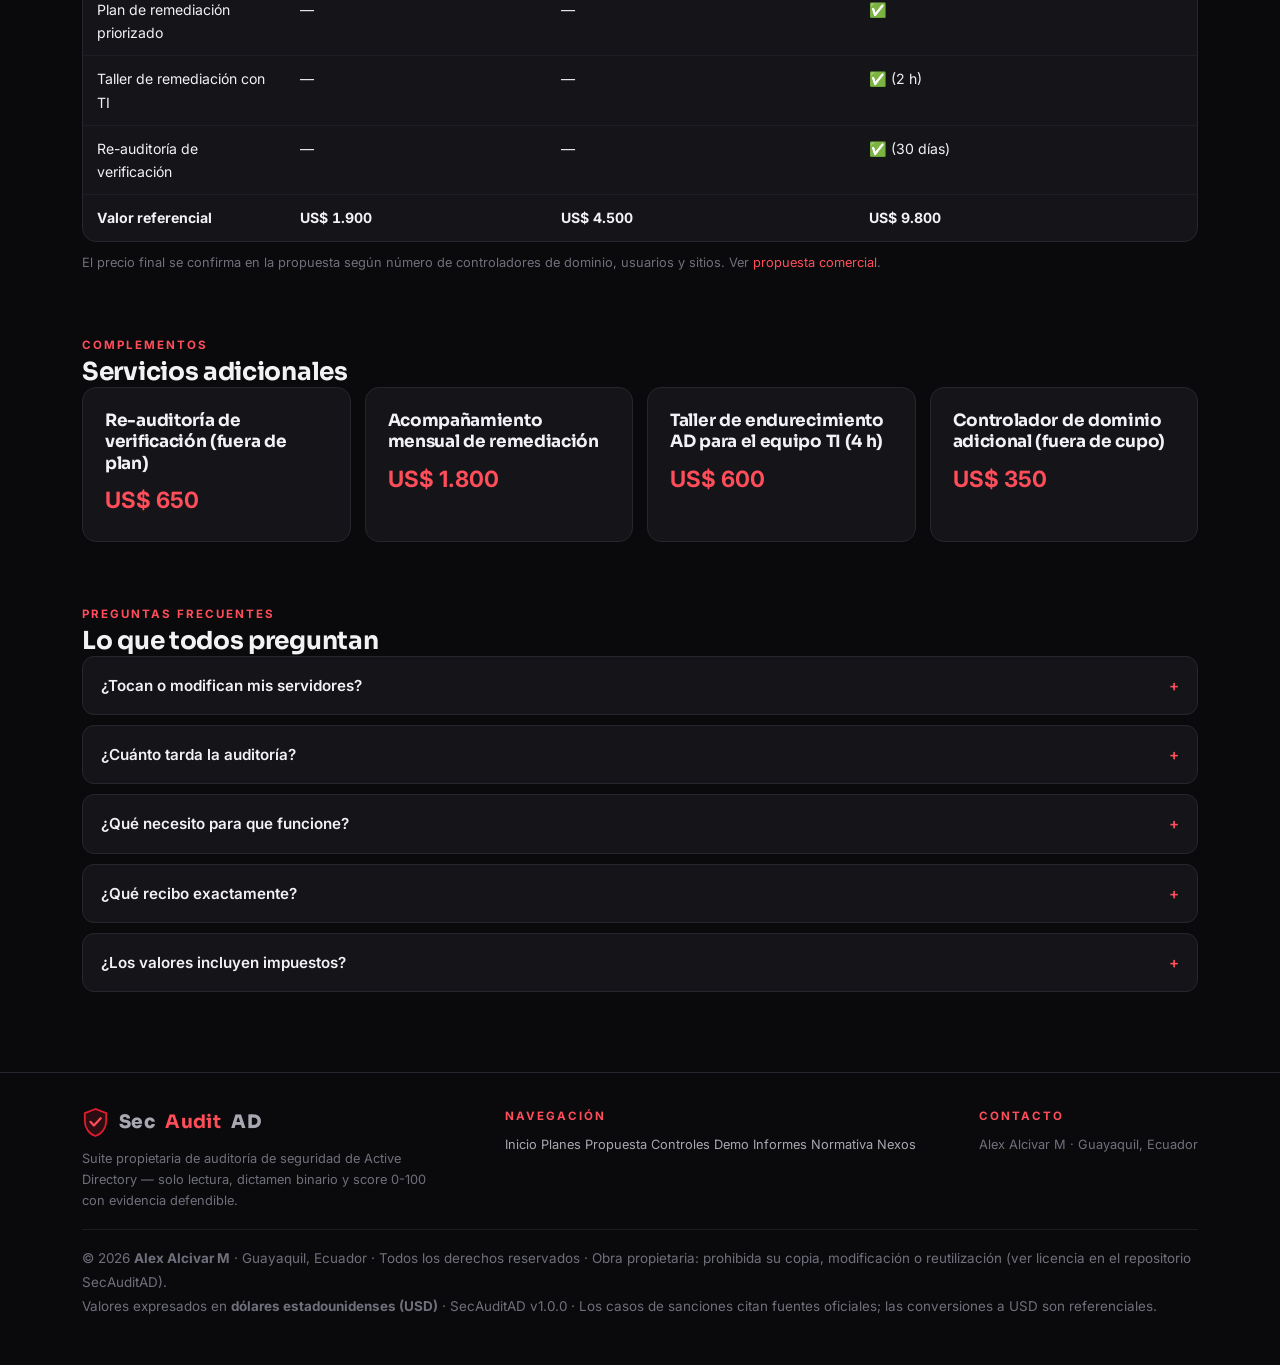
<file: planes.html>
<!DOCTYPE html>
<html lang="es">
<head>
<meta charset="utf-8">
<meta name="viewport" content="width=device-width, initial-scale=1">
<title>Planes y precios (USD) — SecAuditAD Application</title>
<meta name="description" content="Planes de auditoría de Active Directory para Ecuador: Jr US$1.900 · Senior US$4.500 · Premium US$9.800. Comparación, complementos y FAQ.">
<meta name="author" content="Alex Alcivar M">
<link rel="preconnect" href="https://fonts.googleapis.com">
<link href="https://fonts.googleapis.com/css2?family=Sora:wght@600;700;800&family=Inter:wght@400;600;700&family=JetBrains+Mono:wght@400;600&display=swap" rel="stylesheet">
<link rel="stylesheet" href="assets/css/style.css">

</head>
<body>
<header class="topbar">
  <div class="wrap">
    <a class="brand" href="index.html"><svg width="27" height="31" viewBox="0 0 24 26" fill="none" aria-hidden="true"><path d="M12 1 2.5 4.6v7.1c0 6.2 4 11.6 9.5 13.3 5.5-1.7 9.5-7.1 9.5-13.3V4.6L12 1Z" fill="rgba(225,29,46,.16)" stroke="#e11d2e" stroke-width="1.6"/><path d="M7.5 12.4l3.1 3.2 6-6.4" stroke="#ff4d5a" stroke-width="2" stroke-linecap="round" stroke-linejoin="round"/></svg>Sec<b>Audit</b>AD <span class="app">Application</span></a>
    <nav class="main"><a href="index.html">Inicio</a>
<a href="planes.html" class="active">Planes</a>
<a href="propuesta.html">Propuesta</a>
<a href="controles.html">Controles</a>
<a href="demo.html">Demo</a>
<a href="informes.html">Informes</a>
<a href="normativa.html">Normativa</a>
<a href="nexos.html">Nexos</a></nav>
  </div>
</header>
<main>

<section class="hero" style="padding-bottom:10px">
  <div class="wrap">
    <span class="kicker">Precios · Ecuador · USD</span>
    <h1>Planes de <em>auditoría</em> de Active Directory</h1>
    <p class="lead">Tres planes, un mismo motor. Cada plan ejecuta las fases que contratas y define entregables concretos.
    Todos incluyen ejecución <b>solo lectura</b>, score 0-100 y exportación de evidencia (JSON + CSV).</p>
  </div>
</section>

<section class="block" style="padding-top:20px">
  <div class="wrap">
    <div class="grid g3" id="planCards"></div>
  </div>
</section>

<section class="block">
  <div class="wrap">
    <header class="reveal"><span class="eyebrow">Comparación</span><h2>¿Qué incluye cada plan?</h2></header>
    <div class="tablebox reveal"><div class="scroll"><table id="cmpTable"></table></div></div>
    <p class="small" style="margin-top:10px">El precio final se confirma en la propuesta según número de controladores de dominio, usuarios y sitios. Ver <a href="propuesta.html">propuesta comercial</a>.</p>
  </div>
</section>

<section class="block">
  <div class="wrap">
    <header class="reveal"><span class="eyebrow">Complementos</span><h2>Servicios adicionales</h2></header>
    <div class="grid g4" id="addonCards"></div>
  </div>
</section>

<section class="block">
  <div class="wrap">
    <header class="reveal"><span class="eyebrow">Preguntas frecuentes</span><h2>Lo que todos preguntan</h2></header>
    <div class="acc"><button class="q">¿Tocan o modifican mis servidores? <i>+</i></button><div class="a">No. SecAuditAD ejecuta únicamente comandos de consulta (solo lectura), aislados en subprocesos con límite de tiempo. Está garantizado por diseño: el motor no contiene ninguna operación de modificación del directorio.</div></div>
    <div class="acc"><button class="q">¿Cuánto tarda la auditoría? <i>+</i></button><div class="a">La ejecución técnica toma entre 2 y 10 minutos de máquina según el tamaño del dominio; el servicio completo (ejecución + revisión + informes) se entrega en 1 día (Jr), 2 días (Senior) o 3 días (Premium).</div></div>
    <div class="acc"><button class="q">¿Qué necesito para que funcione? <i>+</i></button><div class="a">Windows con PowerShell 5.1 o 7.x y RSAT ActiveDirectory (o ejecutar directamente en un controlador de dominio). No se instala ningún agente ni software en los servidores.</div></div>
    <div class="acc"><button class="q">¿Qué recibo exactamente? <i>+</i></button><div class="a">Según el plan: informe técnico HTML interactivo (filtros, hallazgos expandibles, mapeo normativo), informe ejecutivo en lenguaje de negocio con multas en USD, exportación JSON/CSV de evidencia y, en Premium, plan de remediación priorizado, taller y re-auditoría de verificación.</div></div>
    <div class="acc"><button class="q">¿Los valores incluyen impuestos? <i>+</i></button><div class="a">Son valores referenciales en dólares (USD), moneda oficial de Ecuador. La propuesta formal detalla la inversión final, forma de pago y comprobantes aplicables según tu organización.</div></div>
  </div>
</section>

</main>
<footer class="site">
  <div class="wrap">
    <div class="cols">
      <div style="max-width:360px">
        <a class="brand" href="index.html"><svg width="27" height="31" viewBox="0 0 24 26" fill="none" aria-hidden="true"><path d="M12 1 2.5 4.6v7.1c0 6.2 4 11.6 9.5 13.3 5.5-1.7 9.5-7.1 9.5-13.3V4.6L12 1Z" fill="rgba(225,29,46,.16)" stroke="#e11d2e" stroke-width="1.6"/><path d="M7.5 12.4l3.1 3.2 6-6.4" stroke="#ff4d5a" stroke-width="2" stroke-linecap="round" stroke-linejoin="round"/></svg>Sec<b>Audit</b>AD</a>
        <p class="small" style="margin-top:10px">Suite propietaria de auditoría de seguridad de Active Directory — solo lectura, dictamen binario y score 0-100 con evidencia defendible.</p>
      </div>
      <div>
        <p class="eyebrow" style="margin-bottom:8px">Navegación</p>
        <p class="small"><a href="index.html">Inicio</a>
<a href="planes.html" class="active">Planes</a>
<a href="propuesta.html">Propuesta</a>
<a href="controles.html">Controles</a>
<a href="demo.html">Demo</a>
<a href="informes.html">Informes</a>
<a href="normativa.html">Normativa</a>
<a href="nexos.html">Nexos</a></p>
      </div>
      <div>
        <p class="eyebrow" style="margin-bottom:8px">Contacto</p>
        <p class="small">
          Alex Alcivar M · Guayaquil, Ecuador<br>
          <a href="#" data-contact="whatsapp"></a><br>
          <a href="#" data-contact="email"></a><br>
          <a href="#" data-contact="linkedin"></a>
        </p>
      </div>
    </div>
    <div class="legal">
      © 2026 <b>Alex Alcivar M</b> · Guayaquil, Ecuador · Todos los derechos reservados · Obra propietaria: prohibida su copia, modificación o reutilización (ver licencia en el repositorio SecAuditAD).<br>
      Valores expresados en <b>dólares estadounidenses (USD)</b> · SecAuditAD v1.0.0 · Los casos de sanciones citan fuentes oficiales; las conversiones a USD son referenciales.
    </div>
  </div>
</footer>
<div class="overlay" id="overlay" aria-hidden="true">
  <div class="modal" role="dialog" aria-modal="true">
    <button class="close" onclick="closeModal()" aria-label="Cerrar">✕</button>
    <div id="modalBody"></div>
  </div>
</div>
<script src="assets/js/data.js"></script>
<script src="assets/js/main.js"></script>
<script>
(function(){
  var order=["JR","SENIOR","PREMIUM"];
  document.getElementById("planCards").innerHTML = order.map(function(k){
    var p=DATA.PLANS[k];
    return '<div class="plancard reveal in'+(k==="PREMIUM"?" featured":"")+'">'+
      (k==="PREMIUM"?'<span class="ribbon">Más elegido por empresas</span>':"")+
      '<h3>'+p.label+'</h3><p class="tagline">'+p.description+'</p>'+
      '<div class="price"><b>US$ '+p.priceUSD.toLocaleString("es-EC")+'</b><span>referencial</span></div>'+
      '<div class="meta"><span class="chip acc">'+p.controls+' controles</span><span class="chip">'+p.durationDays+' día'+(p.durationDays>1?"s":"")+'</span></div>'+
      '<ul>'+p.deliverables.map(f=>'<li>'+f+'</li>').join("")+'</ul>'+
      '<a class="btn'+(k==="PREMIUM"?"":" ghost")+'" href="propuesta.html?plan='+k+'">Solicitar propuesta</a></div>';
  }).join("");

  var rows=[
    ["Fases ejecutadas", p=>("Fase "+p.phases.join(" · Fase "))],
    ["Controles", p=>'<b class="num">'+p.controls+'</b>'],
    ["Alcance típico", p=>p.scope],
    ["Duración del servicio", p=>p.durationDays+" día"+(p.durationDays>1?"s":"")],
    ["Informe técnico interactivo", p=>p.controls>=27?"✅":"—"],
    ["Informe ejecutivo (negocio + USD)", p=>p.phases.length>=3?"✅":"Resumen 2 págs."],
    ["Exportación evidencia JSON + CSV", p=>"✅"],
    ["Presentación de hallazgos", p=>p.phases.length>=3?"✅ (60 min)":"—"],
    ["Plan de remediación priorizado", p=>p.controls>=54?"✅":"—"],
    ["Taller de remediación con TI", p=>p.controls>=54?"✅ (2 h)":"—"],
    ["Re-auditoría de verificación", p=>p.controls>=54?"✅ (30 días)":"—"],
    ["<b>Valor referencial</b>", p=>'<b class="num">US$ '+p.priceUSD.toLocaleString("es-EC")+'</b>']
  ];
  document.getElementById("cmpTable").innerHTML =
    '<thead><tr><th>Característica</th><th>Auditoría Jr</th><th>Auditoría Senior</th><th>Auditoría Premium</th></tr></thead><tbody>'+
    rows.map(r=>'<tr><td>'+r[0]+'</td>'+order.map(k=>'<td>'+r[1](DATA.PLANS[k])+'</td>').join("")+'</tr>').join("")+'</tbody>';

  document.getElementById("addonCards").innerHTML = DATA.ADDONS.map(a=>
    '<div class="card reveal in"><h3>'+a.label+'</h3><p class="price" style="margin:8px 0 0"><b style="font-size:1.4rem;color:var(--acc2)">US$ '+a.priceUSD.toLocaleString("es-EC")+'</b></p></div>').join("");
})();
</script>
</body>
</html>
</file>
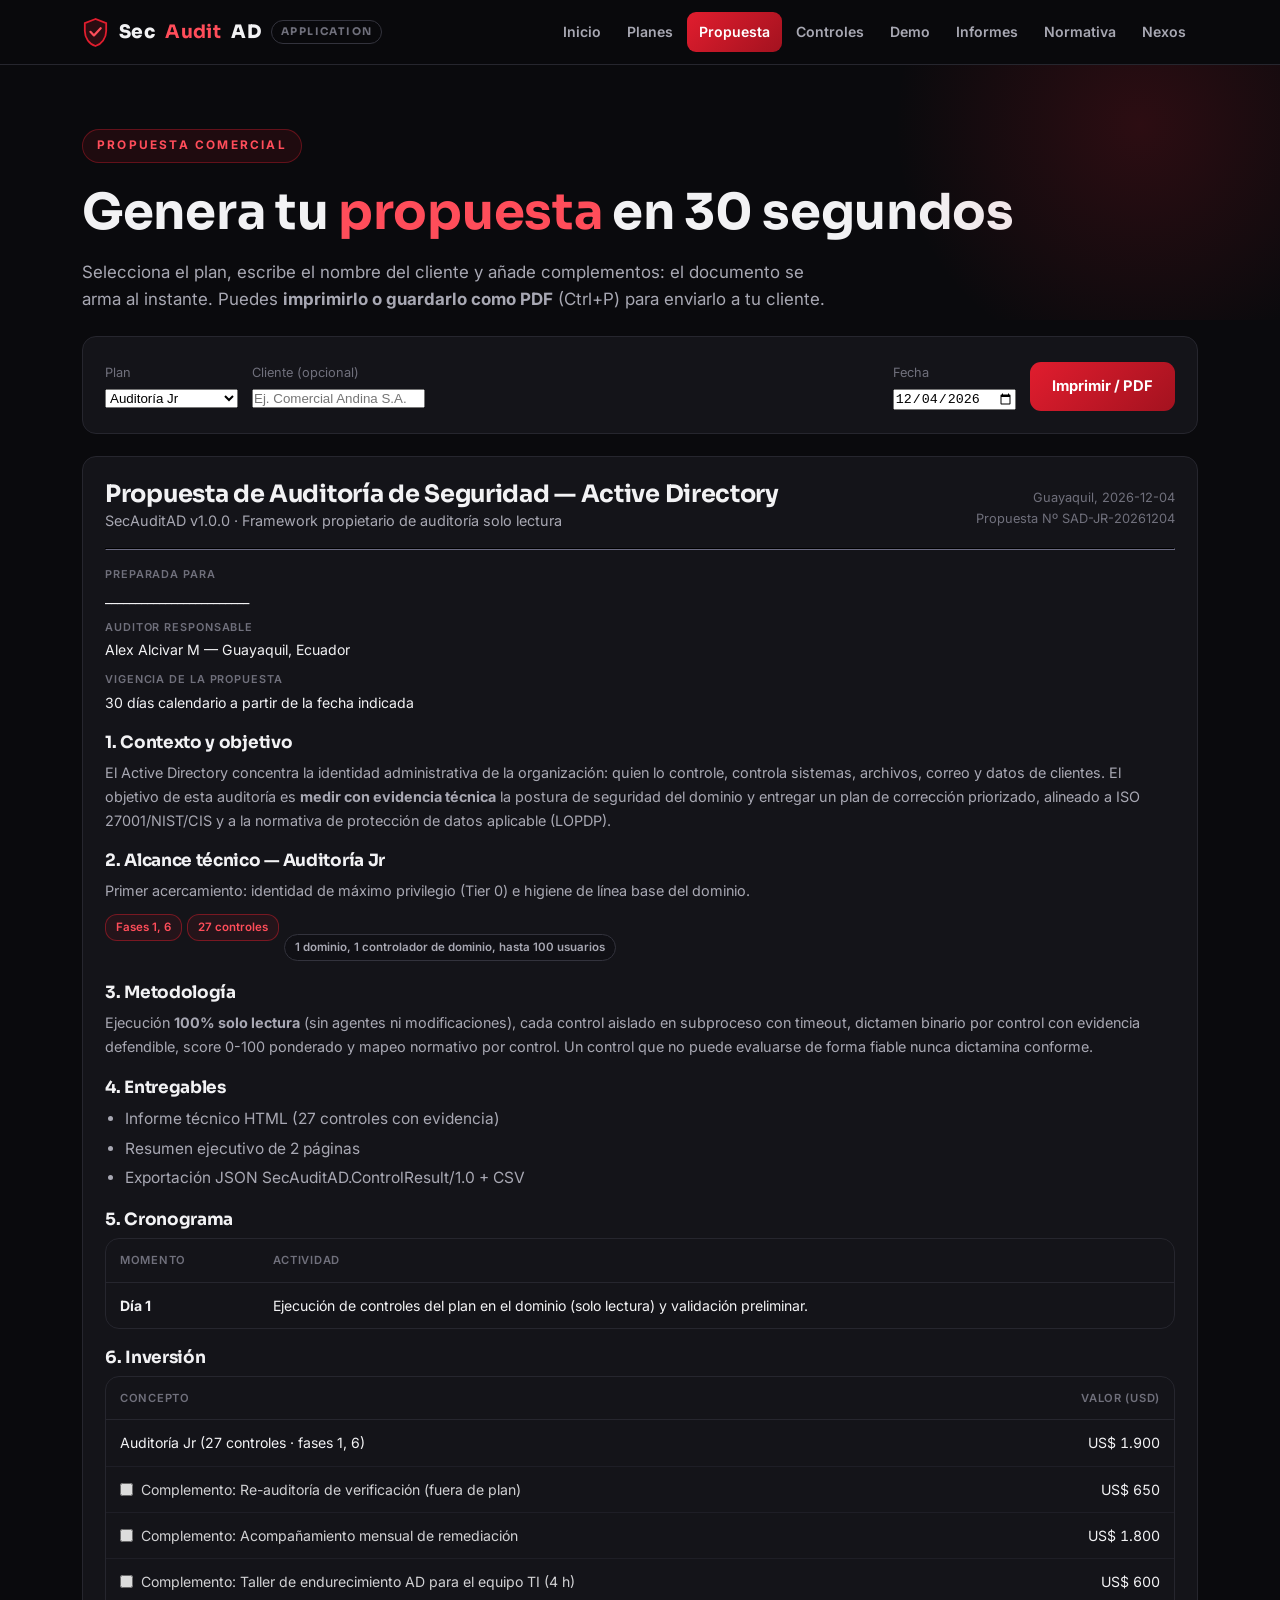
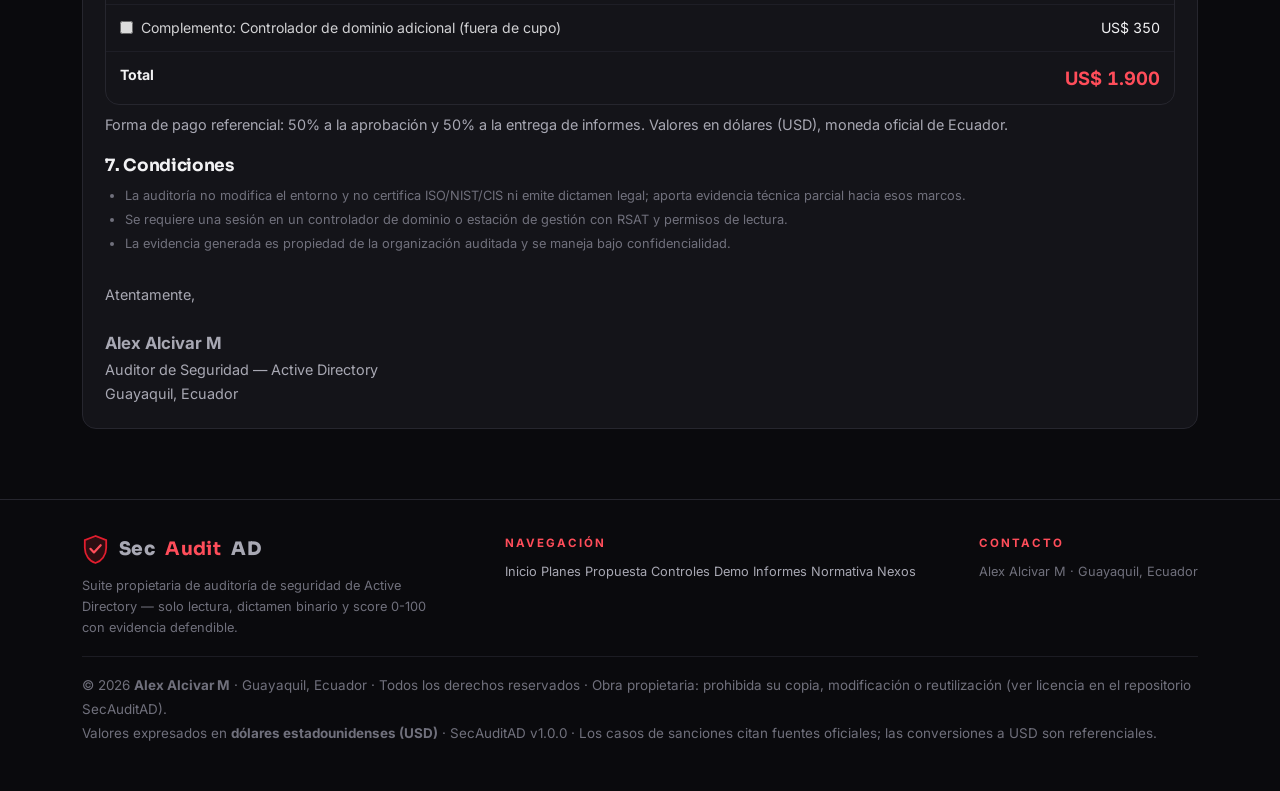
<file: propuesta.html>
<!DOCTYPE html>
<html lang="es">
<head>
<meta charset="utf-8">
<meta name="viewport" content="width=device-width, initial-scale=1">
<title>Propuesta comercial por plan — SecAuditAD Application</title>
<meta name="description" content="Genera la propuesta comercial de auditoría AD por plan: alcance, cronograma, inversión en USD e impresión a PDF.">
<meta name="author" content="Alex Alcivar M">
<link rel="preconnect" href="https://fonts.googleapis.com">
<link href="https://fonts.googleapis.com/css2?family=Sora:wght@600;700;800&family=Inter:wght@400;600;700&family=JetBrains+Mono:wght@400;600&display=swap" rel="stylesheet">
<link rel="stylesheet" href="assets/css/style.css">

</head>
<body>
<header class="topbar">
  <div class="wrap">
    <a class="brand" href="index.html"><svg width="27" height="31" viewBox="0 0 24 26" fill="none" aria-hidden="true"><path d="M12 1 2.5 4.6v7.1c0 6.2 4 11.6 9.5 13.3 5.5-1.7 9.5-7.1 9.5-13.3V4.6L12 1Z" fill="rgba(225,29,46,.16)" stroke="#e11d2e" stroke-width="1.6"/><path d="M7.5 12.4l3.1 3.2 6-6.4" stroke="#ff4d5a" stroke-width="2" stroke-linecap="round" stroke-linejoin="round"/></svg>Sec<b>Audit</b>AD <span class="app">Application</span></a>
    <nav class="main"><a href="index.html">Inicio</a>
<a href="planes.html">Planes</a>
<a href="propuesta.html" class="active">Propuesta</a>
<a href="controles.html">Controles</a>
<a href="demo.html">Demo</a>
<a href="informes.html">Informes</a>
<a href="normativa.html">Normativa</a>
<a href="nexos.html">Nexos</a></nav>
  </div>
</header>
<main>

<section class="hero" style="padding-bottom:6px">
  <div class="wrap">
    <span class="kicker">Propuesta comercial</span>
    <h1>Genera tu <em>propuesta</em> en 30 segundos</h1>
    <p class="lead">Selecciona el plan, escribe el nombre del cliente y añade complementos: el documento se arma al instante.
    Puedes <b>imprimirlo o guardarlo como PDF</b> (Ctrl+P) para enviarlo a tu cliente.</p>
  </div>
</section>

<section class="block no-print" style="padding-top:16px">
  <div class="wrap">
    <div class="card" style="display:flex;gap:14px;flex-wrap:wrap;align-items:end">
      <div><label class="small" for="selPlan">Plan</label><br>
        <select id="selPlan"><option value="JR">Auditoría Jr</option><option value="SENIOR">Auditoría Senior</option><option value="PREMIUM">Auditoría Premium</option></select></div>
      <div style="flex:1;min-width:220px"><label class="small" for="inpClient">Cliente (opcional)</label><br>
        <input id="inpClient" type="text" placeholder="Ej. Comercial Andina S.A."></div>
      <div><label class="small" for="inpDate">Fecha</label><br><input id="inpDate" type="date"></div>
      <button class="btn" id="btnPrint">Imprimir / PDF</button>
    </div>
  </div>
</section>

<section class="block" style="padding-top:8px">
  <div class="wrap"><div class="card" id="doc"></div></div>
</section>

</main>
<footer class="site">
  <div class="wrap">
    <div class="cols">
      <div style="max-width:360px">
        <a class="brand" href="index.html"><svg width="27" height="31" viewBox="0 0 24 26" fill="none" aria-hidden="true"><path d="M12 1 2.5 4.6v7.1c0 6.2 4 11.6 9.5 13.3 5.5-1.7 9.5-7.1 9.5-13.3V4.6L12 1Z" fill="rgba(225,29,46,.16)" stroke="#e11d2e" stroke-width="1.6"/><path d="M7.5 12.4l3.1 3.2 6-6.4" stroke="#ff4d5a" stroke-width="2" stroke-linecap="round" stroke-linejoin="round"/></svg>Sec<b>Audit</b>AD</a>
        <p class="small" style="margin-top:10px">Suite propietaria de auditoría de seguridad de Active Directory — solo lectura, dictamen binario y score 0-100 con evidencia defendible.</p>
      </div>
      <div>
        <p class="eyebrow" style="margin-bottom:8px">Navegación</p>
        <p class="small"><a href="index.html">Inicio</a>
<a href="planes.html">Planes</a>
<a href="propuesta.html" class="active">Propuesta</a>
<a href="controles.html">Controles</a>
<a href="demo.html">Demo</a>
<a href="informes.html">Informes</a>
<a href="normativa.html">Normativa</a>
<a href="nexos.html">Nexos</a></p>
      </div>
      <div>
        <p class="eyebrow" style="margin-bottom:8px">Contacto</p>
        <p class="small">
          Alex Alcivar M · Guayaquil, Ecuador<br>
          <a href="#" data-contact="whatsapp"></a><br>
          <a href="#" data-contact="email"></a><br>
          <a href="#" data-contact="linkedin"></a>
        </p>
      </div>
    </div>
    <div class="legal">
      © 2026 <b>Alex Alcivar M</b> · Guayaquil, Ecuador · Todos los derechos reservados · Obra propietaria: prohibida su copia, modificación o reutilización (ver licencia en el repositorio SecAuditAD).<br>
      Valores expresados en <b>dólares estadounidenses (USD)</b> · SecAuditAD v1.0.0 · Los casos de sanciones citan fuentes oficiales; las conversiones a USD son referenciales.
    </div>
  </div>
</footer>
<div class="overlay" id="overlay" aria-hidden="true">
  <div class="modal" role="dialog" aria-modal="true">
    <button class="close" onclick="closeModal()" aria-label="Cerrar">✕</button>
    <div id="modalBody"></div>
  </div>
</div>
<script src="assets/js/data.js"></script>
<script src="assets/js/main.js"></script>
<script>
(function(){
  var sel=document.getElementById("selPlan"), inp=document.getElementById("inpClient"), inpD=document.getElementById("inpDate");
  var q=new URLSearchParams(location.search).get("plan");
  if(q && DATA.PLANS[q]) sel.value=q;
  inpD.value=new Date().toISOString().slice(0,10);
  var addons={};
  function money(n){return "US$ "+n.toLocaleString("es-EC");}
  function render(){
    var p=DATA.PLANS[sel.value];
    var client=inp.value.trim()||"________________________";
    var fecha=inpD.value||new Date().toISOString().slice(0,10);
    var total=p.priceUSD+Object.keys(addons).filter(k=>addons[k]).reduce((a,k)=>a+DATA.ADDONS.find(x=>x.id===k).priceUSD,0);
    var cron=[];
    for(var d=1;d<=p.durationDays;d++){
      var t=d===1?"Ejecución de controles del plan en el dominio (solo lectura) y validación preliminar."
        :d===2?"Análisis de hallazgos, cruce normativo y elaboración de informes."
        :"Entrega de informes, taller de remediación con el equipo TI y cierre.";
      cron.push('<tr><td><b>Día '+d+'</b></td><td>'+t+'</td></tr>');
    }
    document.getElementById("doc").innerHTML =
      '<div style="display:flex;justify-content:space-between;flex-wrap:wrap;gap:12px;align-items:baseline">'+
      '<div><h2 style="font-size:1.5rem">Propuesta de Auditoría de Seguridad — Active Directory</h2>'+
      '<p class="small">SecAuditAD v1.0.0 · Framework propietario de auditoría solo lectura</p></div>'+
      '<div class="small" style="text-align:right">Guayaquil, '+fecha+'<br>Propuesta Nº SAD-'+sel.value+'-'+fecha.replace(/-/g,"")+'</div></div><hr style="border-color:var(--line);margin:16px 0">'+
      '<div class="kv"><b>Preparada para</b><span>'+client+'</span></div>'+
      '<div class="kv"><b>Auditor responsable</b><span>Alex Alcivar M — Guayaquil, Ecuador</span></div>'+
      '<div class="kv"><b>Vigencia de la propuesta</b><span>30 días calendario a partir de la fecha indicada</span></div>'+
      '<h3 style="margin:18px 0 8px">1. Contexto y objetivo</h3>'+
      '<p class="muted">El Active Directory concentra la identidad administrativa de la organización: quien lo controle, controla sistemas, archivos, correo y datos de clientes. El objetivo de esta auditoría es <b>medir con evidencia técnica</b> la postura de seguridad del dominio y entregar un plan de corrección priorizado, alineado a ISO 27001/NIST/CIS y a la normativa de protección de datos aplicable (LOPDP).</p>'+
      '<h3 style="margin:18px 0 8px">2. Alcance técnico — '+p.label+'</h3>'+
      '<p class="muted">'+p.description+'</p>'+
      '<p style="margin-top:8px"><span class="chip acc">Fases '+p.phases.join(", ")+'</span><span class="chip acc">'+p.controls+' controles</span><span class="chip">'+p.scope+'</span></p>'+
      '<h3 style="margin:18px 0 8px">3. Metodología</h3>'+
      '<p class="muted">Ejecución <b>100% solo lectura</b> (sin agentes ni modificaciones), cada control aislado en subproceso con timeout, dictamen binario por control con evidencia defendible, score 0-100 ponderado y mapeo normativo por control. Un control que no puede evaluarse de forma fiable nunca dictamina conforme.</p>'+
      '<h3 style="margin:18px 0 8px">4. Entregables</h3><ul class="muted" style="margin-left:20px">'+
      p.deliverables.map(d=>'<li style="margin:4px 0">'+d+'</li>').join("")+'</ul>'+
      '<h3 style="margin:18px 0 8px">5. Cronograma</h3>'+
      '<div class="tablebox"><table><thead><tr><th>Momento</th><th>Actividad</th></tr></thead><tbody>'+cron.join("")+'</tbody></table></div>'+
      '<h3 style="margin:18px 0 8px">6. Inversión</h3>'+
      '<div class="tablebox"><table><thead><tr><th>Concepto</th><th style="text-align:right">Valor (USD)</th></tr></thead><tbody>'+
      '<tr><td>'+p.label+' ('+p.controls+' controles · fases '+p.phases.join(", ")+')</td><td style="text-align:right" class="num">'+money(p.priceUSD)+'</td></tr>'+
      DATA.ADDONS.map(a=>'<tr><td style="opacity:.85"><label style="display:flex;gap:8px;align-items:center;cursor:pointer"><input type="checkbox" data-addon="'+a.id+'" '+(addons[a.id]?"checked":"")+'> Complemento: '+a.label+'</label></td><td style="text-align:right" class="num">'+money(a.priceUSD)+'</td></tr>').join("")+
      '<tr><td><b>Total</b></td><td style="text-align:right"><b class="num" style="color:var(--acc2);font-size:1.15rem">'+money(total)+'</b></td></tr>'+
      '</tbody></table></div>'+
      '<p class="small" style="margin-top:8px">Forma de pago referencial: 50% a la aprobación y 50% a la entrega de informes. Valores en dólares (USD), moneda oficial de Ecuador.</p>'+
      '<h3 style="margin:18px 0 8px">7. Condiciones</h3>'+
      '<ul class="muted small" style="margin-left:20px;line-height:1.9">'+
      '<li>La auditoría no modifica el entorno y no certifica ISO/NIST/CIS ni emite dictamen legal; aporta evidencia técnica parcial hacia esos marcos.</li>'+
      '<li>Se requiere una sesión en un controlador de dominio o estación de gestión con RSAT y permisos de lectura.</li>'+
      '<li>La evidencia generada es propiedad de la organización auditada y se maneja bajo confidencialidad.</li>'+
      '</ul><p style="margin-top:26px" class="small">Atentamente,<br><br><b style="font-size:1.05rem">Alex Alcivar M</b><br>Auditor de Seguridad — Active Directory<br>Guayaquil, Ecuador</p>';
    document.querySelectorAll("[data-addon]").forEach(cb=>cb.addEventListener("change",function(){
      addons[this.getAttribute("data-addon")]=this.checked; render();
    }));
  }
  [sel,inp,inpD].forEach(el=>el.addEventListener("change",render));
  inp.addEventListener("input",render);
  document.getElementById("btnPrint").addEventListener("click",function(){window.print();});
  render();
})();
</script>
</body>
</html>
</file>
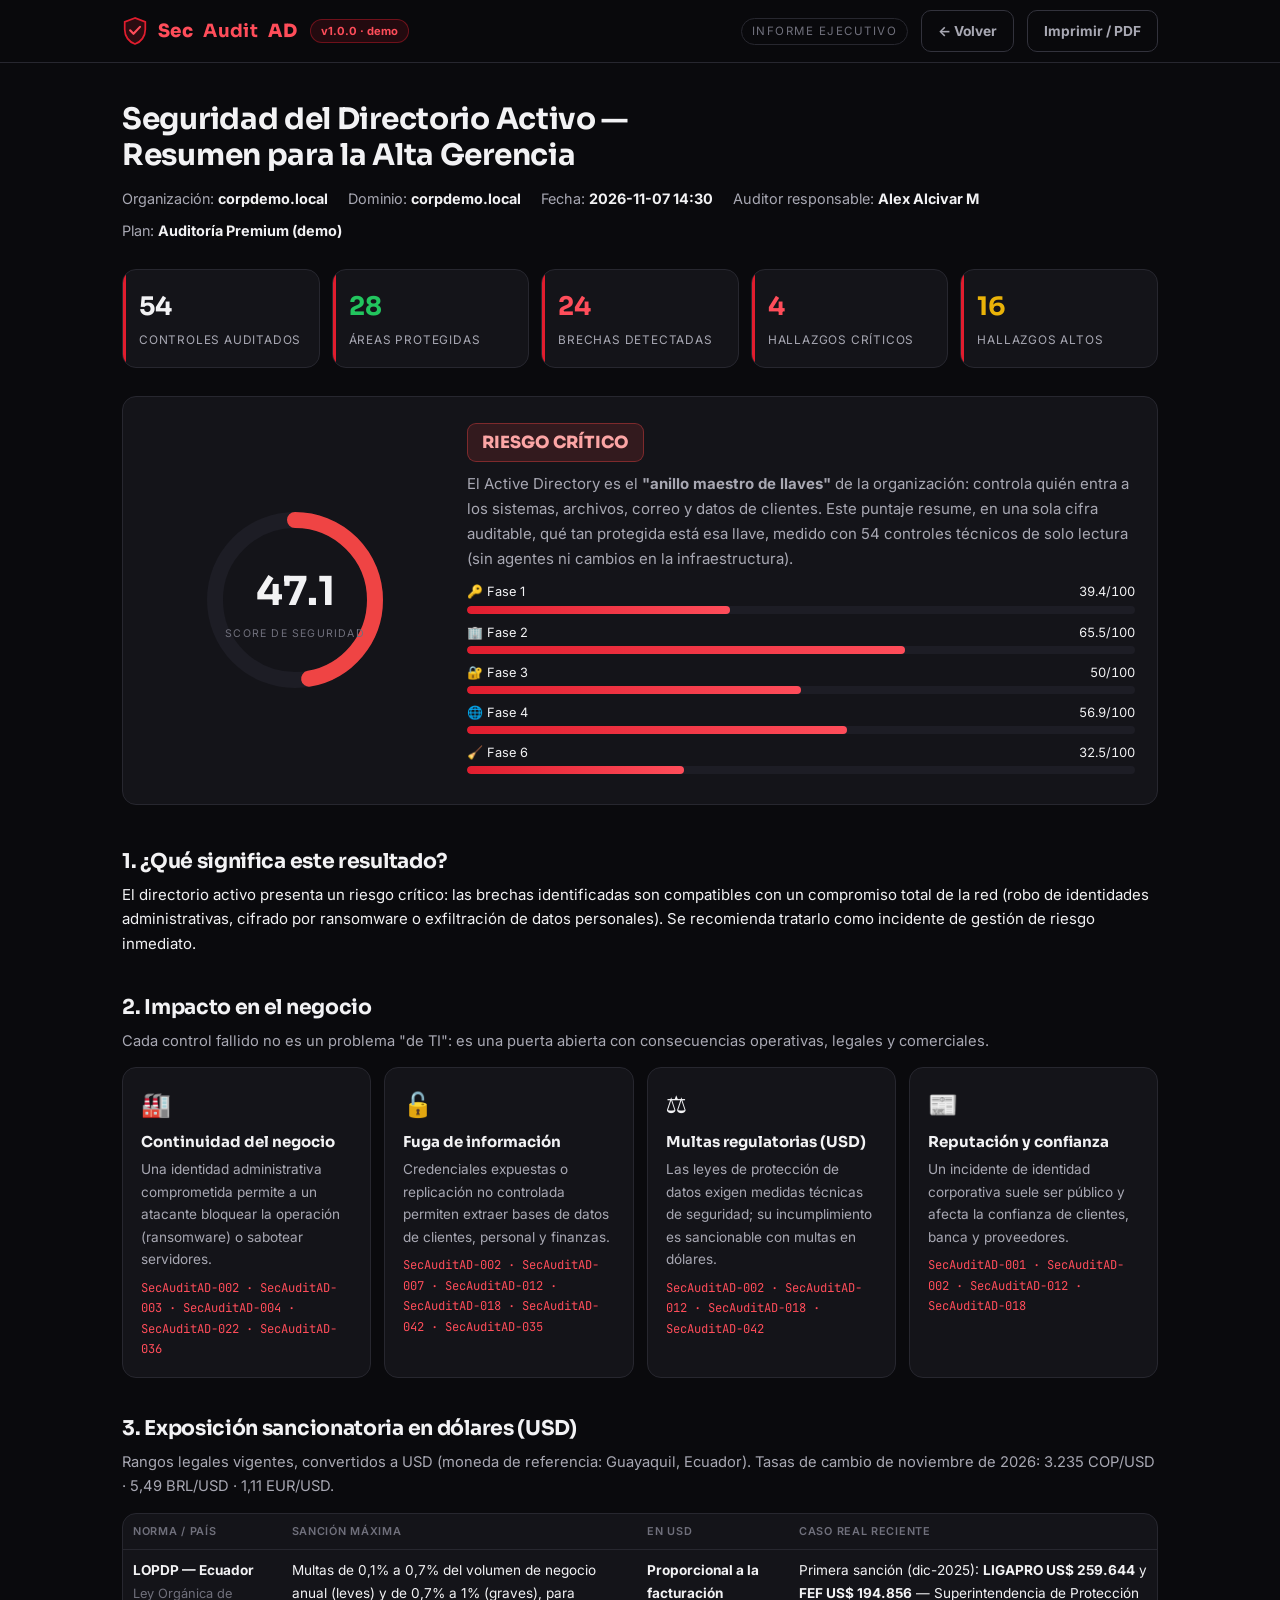
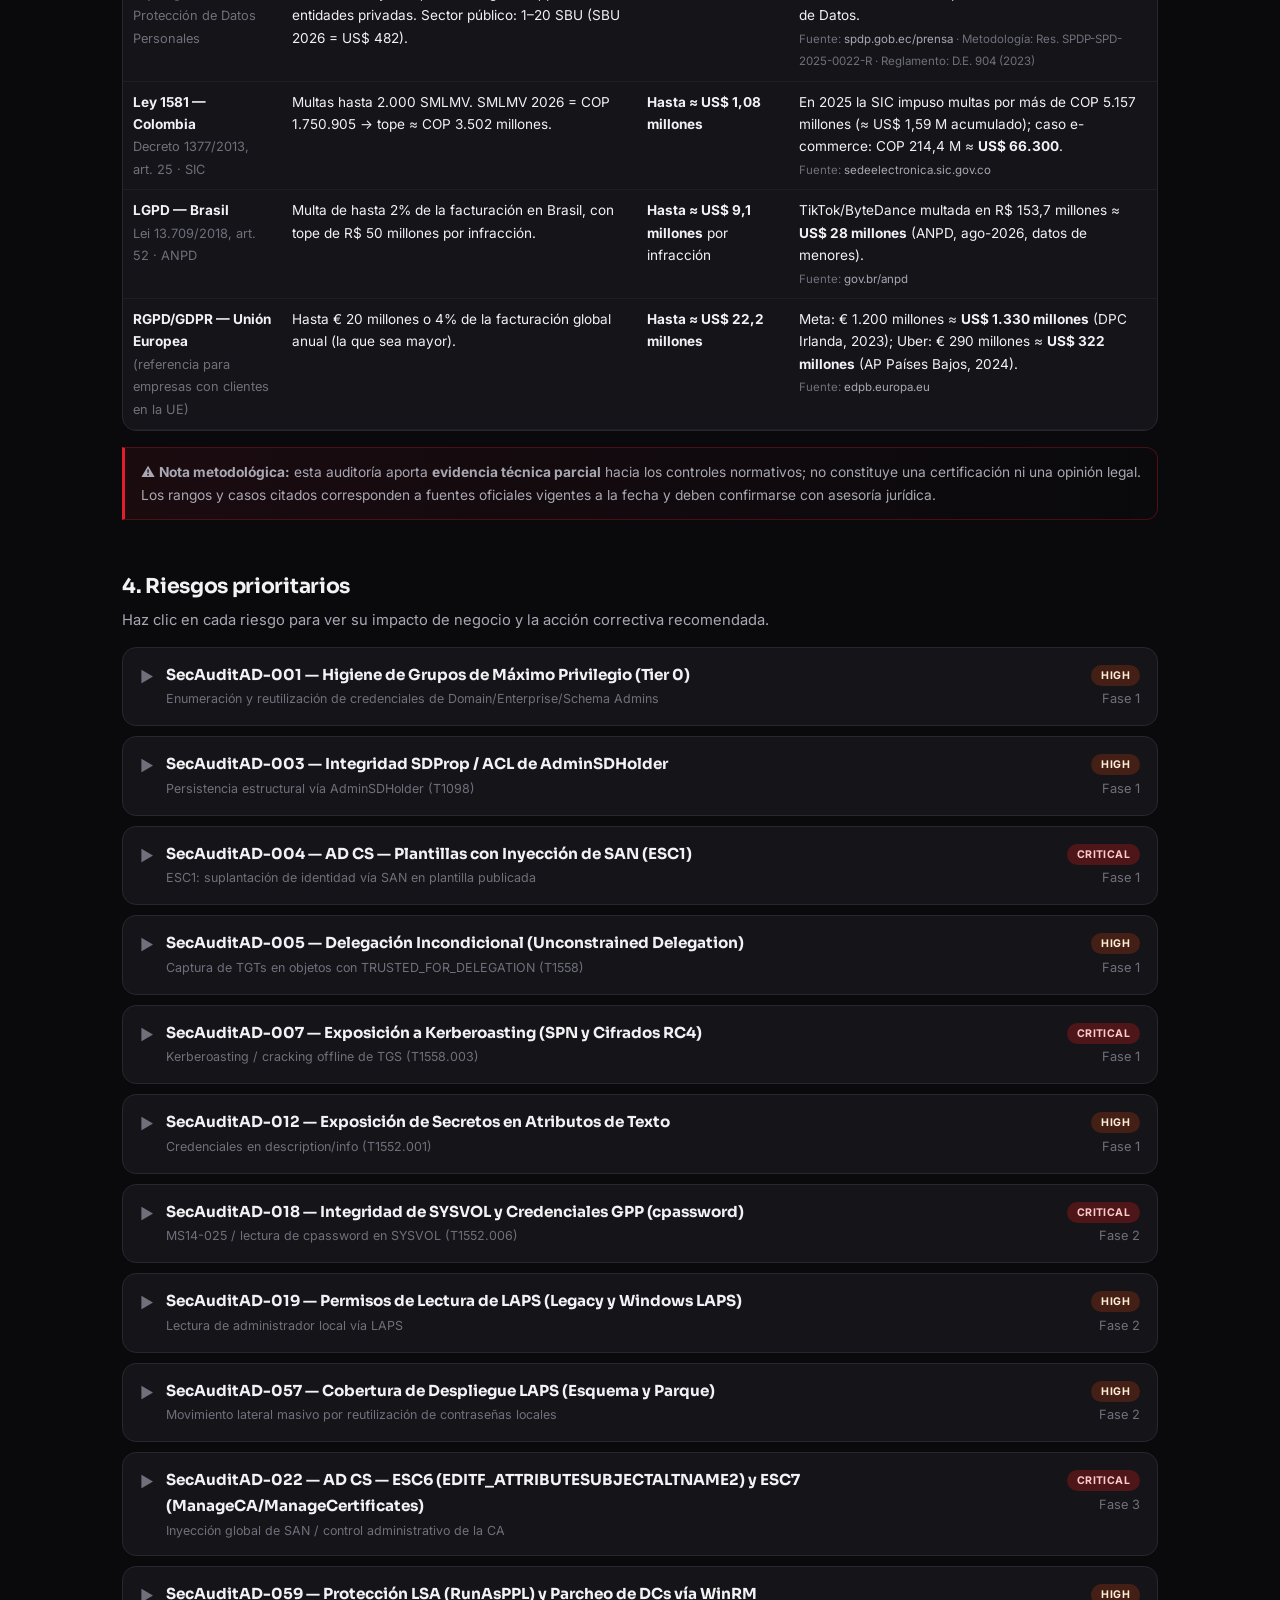
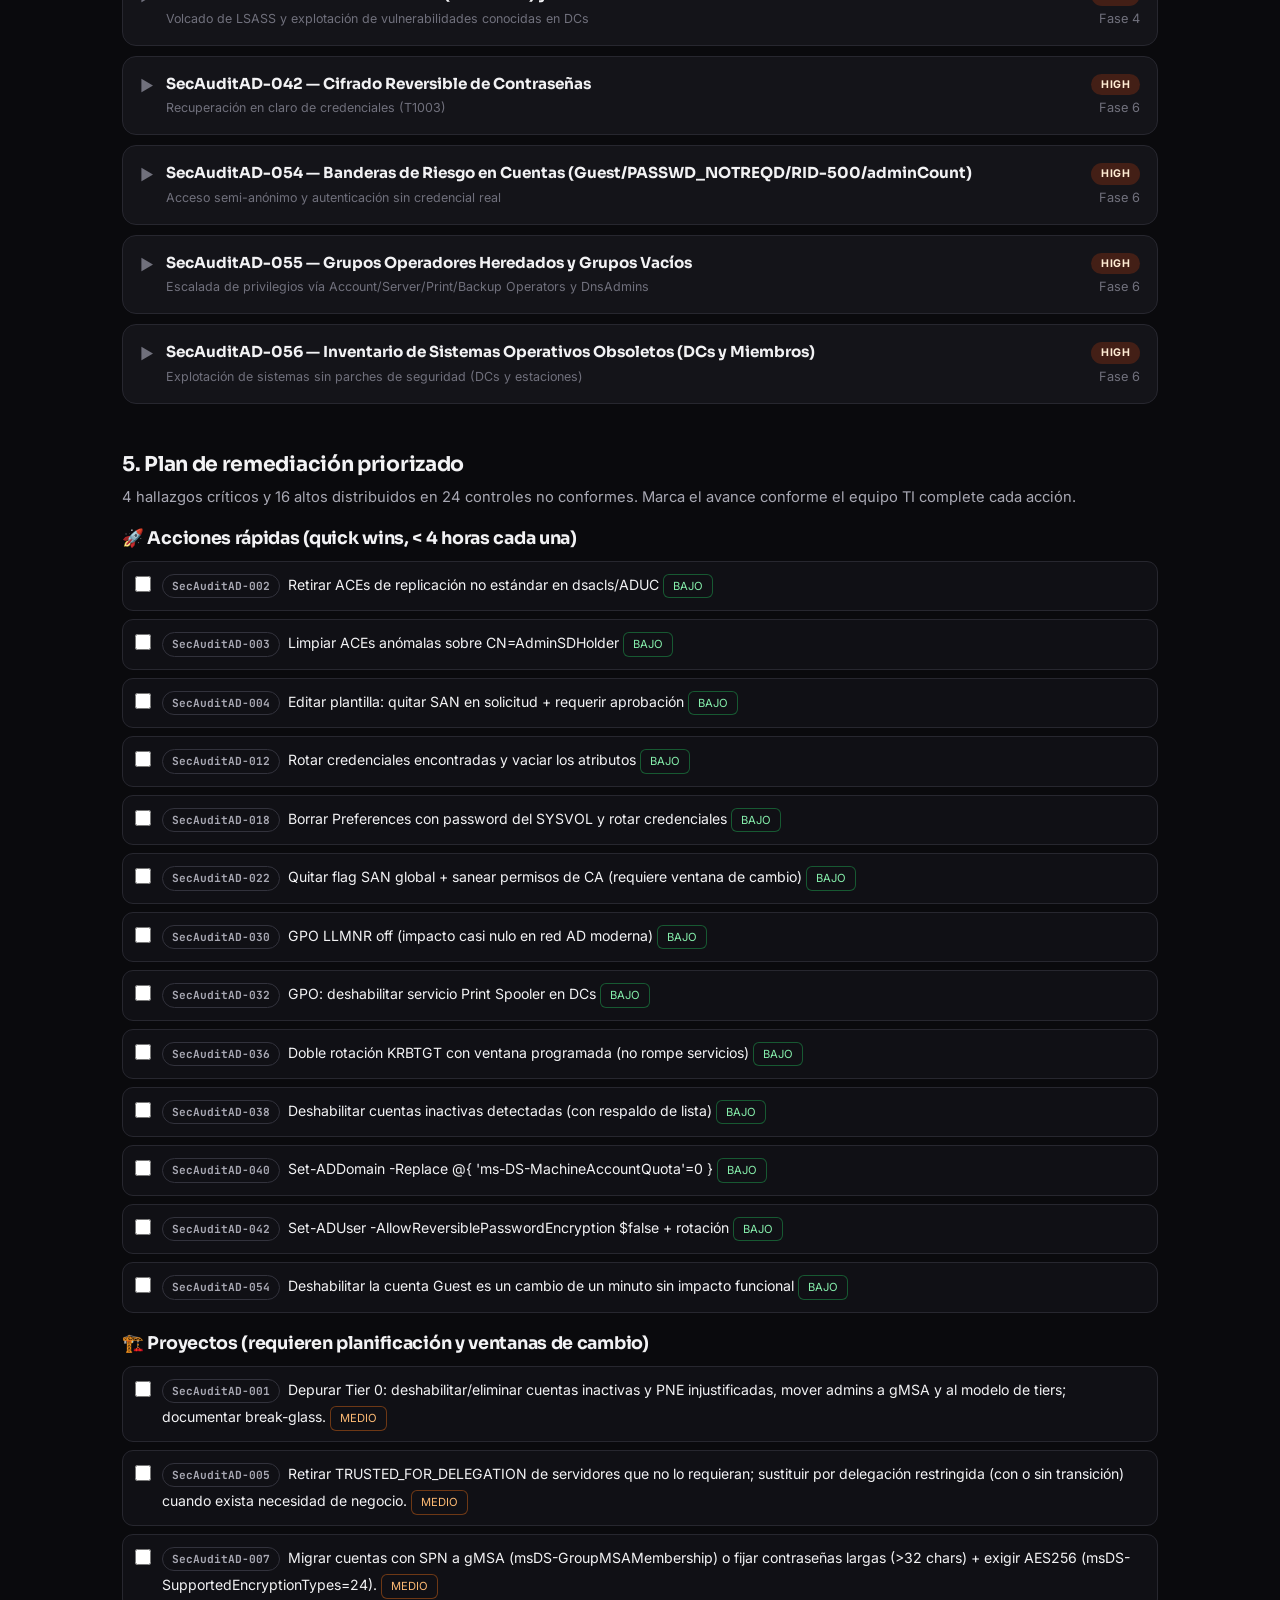
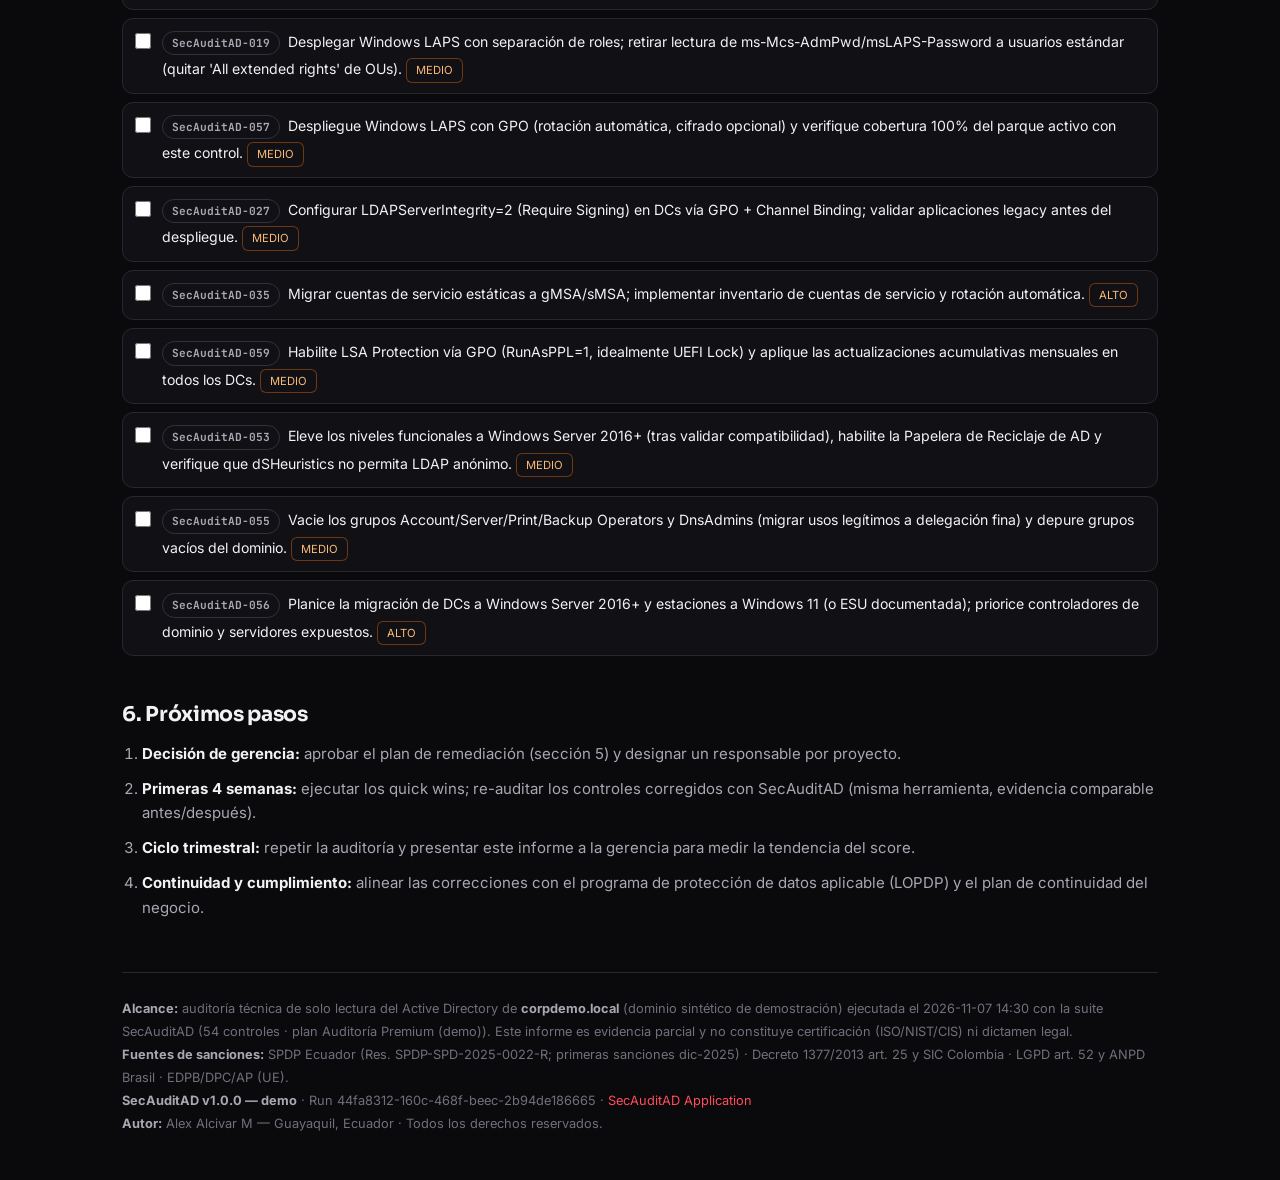
<file: informes/informe-ejecutivo.html>
<!DOCTYPE html>
<html lang="es"><head><meta charset="utf-8"/>
<meta name="viewport" content="width=device-width, initial-scale=1"/>
<title>SecAuditAD — Informe Ejecutivo (demo) — corpdemo.local</title>
<link rel="preconnect" href="https://fonts.googleapis.com"><link href="https://fonts.googleapis.com/css2?family=Sora:wght@600;700;800&family=Inter:wght@400;600;700&family=JetBrains+Mono:wght@400;600&display=swap" rel="stylesheet">
<style>:root{--bg:#0a0a0d;--bg2:#101015;--card:#141419;--card2:#1a1a21;--line:#27272f;--line2:#32323c;
--tx:#f2f2f4;--tx2:#a8a8b3;--tx3:#70707c;--acc:#e11d2e;--acc2:#ff4d5a;
--ok:#22c55e;--warn:#eab308;--bad:#ef4444;--orange:#f97316;--radius:14px}
*{box-sizing:border-box;margin:0;padding:0}
html{scroll-behavior:smooth}
body{background:var(--bg);color:var(--tx);font-family:Inter,"Segoe UI",system-ui,-apple-system,Roboto,sans-serif;font-size:15px;line-height:1.65}
h1,h2,h3{font-family:Sora,"Segoe UI",system-ui,sans-serif;letter-spacing:-.3px}
a{color:var(--acc2);text-decoration:none}a:hover{text-decoration:underline}
.wrap{max-width:1080px;margin:0 auto;padding:0 22px}
.topbar{position:sticky;top:0;z-index:60;background:rgba(10,10,13,.93);backdrop-filter:blur(10px);border-bottom:1px solid var(--line)}
.topbar .wrap{display:flex;align-items:center;gap:13px;height:62px}
.brand{display:flex;align-items:center;gap:10px;font-family:Sora,sans-serif;font-weight:800;font-size:1.14rem;letter-spacing:.4px}
.brand b{color:var(--acc2)}
.vbadge{font-size:.7rem;font-weight:700;color:var(--acc2);background:rgba(225,29,46,.12);border:1px solid rgba(225,29,46,.4);border-radius:999px;padding:2px 10px}
.spacer{flex:1}
.report-type{font-size:.72rem;color:var(--tx3);border:1px solid var(--line);border-radius:999px;padding:3px 10px;letter-spacing:1.5px;text-transform:uppercase}
.btn{display:inline-flex;align-items:center;gap:7px;background:linear-gradient(135deg,var(--acc),#b3121f);color:#fff;font:inherit;font-size:.86rem;font-weight:700;border:0;border-radius:10px;padding:9px 16px;cursor:pointer;transition:transform .12s,box-shadow .12s}
.btn:hover{transform:translateY(-1px);box-shadow:0 6px 20px rgba(225,29,46,.35)}
.btn.ghost{background:transparent;color:var(--tx2);border:1px solid var(--line2)}
.btn.ghost:hover{color:var(--tx);border-color:var(--acc);box-shadow:none}
.hero{padding:38px 0 8px}
.hero h1{font-size:1.85rem;line-height:1.22}
.hero .meta{display:flex;flex-wrap:wrap;gap:8px 20px;margin-top:14px;color:var(--tx2);font-size:.9rem}
.hero .meta b{color:var(--tx)}
.kpis{display:grid;grid-template-columns:repeat(auto-fit,minmax(150px,1fr));gap:12px;margin:26px 0 6px}
.kpi{background:var(--card);border:1px solid var(--line);border-radius:var(--radius);padding:15px 16px;position:relative;overflow:hidden}
.kpi::before{content:"";position:absolute;inset:0 auto 0 0;width:3px;background:var(--acc)}
.kpi b{display:block;font-size:1.6rem;font-family:Sora,sans-serif}
.kpi span{font-size:.74rem;color:var(--tx2);text-transform:uppercase;letter-spacing:.8px}
.kpi.red b{color:var(--acc2)}.kpi.green b{color:var(--ok)}.kpi.warn b{color:var(--warn)}
.panel{background:var(--card);border:1px solid var(--line);border-radius:var(--radius);padding:22px;margin:14px 0}
.grid2{display:grid;grid-template-columns:minmax(230px,300px) 1fr;gap:22px;align-items:center}
@media(max-width:800px){.grid2{grid-template-columns:1fr}}
.donutwrap{position:relative;width:200px;margin:0 auto}
.donutwrap svg{display:block;transform:rotate(-90deg)}
.donutnum{position:absolute;inset:0;display:flex;flex-direction:column;align-items:center;justify-content:center}
.donutnum b{font-size:2.5rem;font-family:Sora,sans-serif}
.donutnum span{font-size:.66rem;color:var(--tx3);letter-spacing:1.2px;text-transform:uppercase}
.band{display:inline-block;font-family:Sora,sans-serif;font-weight:800;font-size:1.05rem;padding:5px 14px;border-radius:9px;margin:4px 0 10px}
.band.red{background:rgba(239,68,68,.14);color:#fca5a5;border:1px solid rgba(239,68,68,.4)}
.band.orange{background:rgba(249,115,22,.14);color:#fdba74;border:1px solid rgba(249,115,22,.4)}
.band.yellow{background:rgba(234,179,8,.14);color:#fde047;border:1px solid rgba(234,179,8,.4)}
.band.green{background:rgba(34,197,94,.14);color:#86efac;border:1px solid rgba(34,197,94,.4)}
section{padding:26px 0 8px}
section>h2{font-size:1.28rem;margin-bottom:4px}
section>.secsub{color:var(--tx2);font-size:.92rem;margin-bottom:14px}
.grid{display:grid;gap:13px}
.g2{grid-template-columns:repeat(auto-fit,minmax(230px,1fr))}
.g3{grid-template-columns:repeat(auto-fit,minmax(210px,1fr))}
.dim{background:var(--card);border:1px solid var(--line);border-radius:var(--radius);padding:17px 18px}
.dim .ic{font-size:1.5rem}.dim .t{font-weight:700;font-family:Sora,sans-serif;margin:5px 0 4px}
.dim p{color:var(--tx2);font-size:.85rem}
.dim .ids{font-size:.76rem;color:var(--acc2);font-family:"JetBrains Mono",Consolas,monospace;margin-top:7px;line-height:1.7}
.dim.ok .ids{color:var(--ok)}
.badge{display:inline-block;padding:2px 10px;border-radius:999px;font-size:.66rem;font-weight:700;letter-spacing:.4px;white-space:nowrap}
.sv-CRITICAL{background:rgba(185,28,28,.35);color:#fecaca}
.sv-HIGH{background:rgba(154,52,18,.35);color:#ffedd5}
.tag{display:inline-block;font-size:.7rem;color:var(--tx2);background:var(--bg2);border:1px solid var(--line2);padding:2px 9px;border-radius:6px}
.tag.g{color:#86efac;border-color:rgba(34,197,94,.4)}
.tag.o{color:#fdba74;border-color:rgba(249,115,22,.4)}
.chip{display:inline-block;font-size:.72rem;color:var(--tx2);background:var(--bg2);border:1px solid var(--line2);border-radius:999px;padding:2px 9px;margin:2px 4px 2px 0}
.chip.mono{font-family:"JetBrains Mono",Consolas,monospace;font-size:.7rem}
.risk{background:var(--card);border:1px solid var(--line);border-radius:var(--radius);margin-bottom:10px;overflow:hidden}
.risk .head{display:flex;gap:12px;align-items:flex-start;padding:14px 17px;cursor:pointer}
.risk .head:hover{background:var(--card2)}
.risk .head b{font-family:Sora,sans-serif;font-size:.95rem}
.risk .head .sub{font-size:.78rem;color:var(--tx3);margin-top:2px}
.risk .head .right{margin-left:auto;text-align:right;flex:0 0 auto}
.risk .body{display:none;padding:0 17px 16px;color:var(--tx2);font-size:.88rem;animation:fade .25s ease}
.risk.open .body{display:block}
.risk .chev{color:var(--tx3);transition:transform .18s;flex:0 0 auto;margin-top:3px}
.risk.open .chev{transform:rotate(90deg);color:var(--acc2)}
.risk .body .row{margin:8px 0}
.risk .body .row b{color:var(--tx)}
@keyframes fade{from{opacity:0;transform:translateY(-4px)}to{opacity:1;transform:none}}
.planlist{list-style:none}
.planlist li{display:flex;gap:11px;align-items:flex-start;padding:10px 12px;border:1px solid var(--line);border-radius:11px;background:var(--bg2);margin-bottom:8px;font-size:.88rem}
.planlist input{margin-top:4px;accent-color:var(--acc);width:16px;height:16px;flex:0 0 auto}
.planlist li.done{opacity:.45;text-decoration:line-through}
.num{font-variant-numeric:tabular-nums}
.muted{color:var(--tx2)}.small{font-size:.8rem;color:var(--tx3)}
.note{background:linear-gradient(90deg,rgba(225,29,46,.08),transparent);border:1px solid rgba(225,29,46,.28);border-left:3px solid var(--acc);border-radius:0 12px 12px 0;padding:13px 16px;font-size:.86rem;color:var(--tx2);margin:16px 0}
.src{font-size:.72rem;color:var(--tx3)}
.src a{color:var(--tx2)}
table{width:100%;border-collapse:collapse;font-size:.85rem}
th{text-align:left;color:var(--tx3);font-weight:600;font-size:.68rem;text-transform:uppercase;letter-spacing:.7px;padding:9px 10px;border-bottom:1px solid var(--line)}
td{padding:9px 10px;border-bottom:1px solid #1e1e26;vertical-align:top}
.tablebox{border:1px solid var(--line);border-radius:var(--radius);background:var(--card);overflow:hidden}
.scroll{overflow-x:auto}
ol.steps{margin:8px 0 0 20px}
ol.steps li{margin:10px 0;color:var(--tx2)}
ol.steps li b{color:var(--tx)}
footer{border-top:1px solid var(--line);margin-top:34px;padding:24px 0 44px;color:var(--tx3);font-size:.8rem;line-height:1.8}
footer b{color:var(--tx2)}
@media print{body{background:#fff;color:#111}.topbar,.btn,.toolbar{display:none}.risk .body{display:block}.panel,.kpi,.dim,.risk,.tablebox{background:#fff;border-color:#ddd}.donutnum b,.kpi b,.risk .head b{color:#111}.planlist li{border-color:#ddd}.note{background:#fff;border-color:#bbb}}</style></head><body>
<header class="topbar"><div class="wrap"><a class="brand" href="../index.html" style="text-decoration:none"><svg width="26" height="30" viewBox="0 0 24 26" fill="none"><path d="M12 1 2.5 4.6v7.1c0 6.2 4 11.6 9.5 13.3 5.5-1.7 9.5-7.1 9.5-13.3V4.6L12 1Z" fill="rgba(225,29,46,.16)" stroke="#e11d2e" stroke-width="1.6"/><path d="M7.5 12.4l3.1 3.2 6-6.4" stroke="#ff4d5a" stroke-width="2" stroke-linecap="round" stroke-linejoin="round"/></svg>Sec<b>Audit</b>AD</a><span class="vbadge">v1.0.0 · demo</span><span class="spacer"></span><span class="report-type">Informe ejecutivo</span><a class="btn ghost" href="../informes.html">← Volver</a><button class="btn ghost" id="btnPrint">Imprimir / PDF</button></div></header>
<div class="wrap"><div class="hero">
<h1>Seguridad del Directorio Activo —<br>Resumen para la Alta Gerencia</h1>
<div class="meta">
<span>Organización: <b>corpdemo.local</b></span>
<span>Dominio: <b>corpdemo.local</b></span>
<span>Fecha: <b>2026-11-07 14:30</b></span>
<span>Auditor responsable: <b>Alex Alcivar M</b></span>
<span>Plan: <b>Auditoría Premium (demo)</b></span>
</div>
<div class="kpis">
<div class="kpi"><b data-count="54">0</b><span>Controles auditados</span></div>
<div class="kpi green"><b data-count="28">0</b><span>Áreas protegidas</span></div>
<div class="kpi red"><b data-count="24">0</b><span>Brechas detectadas</span></div>
<div class="kpi red"><b data-count="4">0</b><span>Hallazgos críticos</span></div>
<div class="kpi warn"><b data-count="16">0</b><span>Hallazgos altos</span></div>
</div></div>

<div class="panel"><div class="grid2">
<div class="donutwrap">
<svg width="200" height="200" viewBox="0 0 200 200" id="donut"></svg>
<div class="donutnum"><b id="donutNum">0</b><span>Score de seguridad</span></div>
</div>
<div>
<span class="band" id="band">—</span>
<p class="muted">El Active Directory es el <b>"anillo maestro de llaves"</b> de la organización: controla quién entra a los sistemas, archivos, correo y datos de clientes. Este puntaje resume, en una sola cifra auditable, qué tan protegida está esa llave, medido con 54 controles técnicos de solo lectura (sin agentes ni cambios en la infraestructura).</p>
<div id="phaseBars" style="margin-top:10px"></div>
</div>
</div></div>

<section><h2>1. ¿Qué significa este resultado?</h2>
<p>El directorio activo presenta un riesgo crítico: las brechas identificadas son compatibles con un compromiso total de la red (robo de identidades administrativas, cifrado por ransomware o exfiltración de datos personales). Se recomienda tratarlo como incidente de gestión de riesgo inmediato.</p></section>

<section><h2>2. Impacto en el negocio</h2>
<p class="secsub">Cada control fallido no es un problema "de TI": es una puerta abierta con consecuencias operativas, legales y comerciales.</p>
<div class="grid g2">
<div class="dim"><div class="ic">🏭</div><div class="t">Continuidad del negocio</div><p>Una identidad administrativa comprometida permite a un atacante bloquear la operación (ransomware) o sabotear servidores.</p><div class="ids">SecAuditAD-002 · SecAuditAD-003 · SecAuditAD-004 · SecAuditAD-022 · SecAuditAD-036</div></div>
<div class="dim"><div class="ic">🔓</div><div class="t">Fuga de información</div><p>Credenciales expuestas o replicación no controlada permiten extraer bases de datos de clientes, personal y finanzas.</p><div class="ids">SecAuditAD-002 · SecAuditAD-007 · SecAuditAD-012 · SecAuditAD-018 · SecAuditAD-042 · SecAuditAD-035</div></div>
<div class="dim"><div class="ic">⚖️</div><div class="t">Multas regulatorias (USD)</div><p>Las leyes de protección de datos exigen medidas técnicas de seguridad; su incumplimiento es sancionable con multas en dólares.</p><div class="ids">SecAuditAD-002 · SecAuditAD-012 · SecAuditAD-018 · SecAuditAD-042</div></div>
<div class="dim"><div class="ic">📰</div><div class="t">Reputación y confianza</div><p>Un incidente de identidad corporativa suele ser público y afecta la confianza de clientes, banca y proveedores.</p><div class="ids">SecAuditAD-001 · SecAuditAD-002 · SecAuditAD-012 · SecAuditAD-018</div></div>
</div></section>

<section><h2>3. Exposición sancionatoria en dólares (USD)</h2>
<p class="secsub">Rangos legales vigentes, convertidos a USD (moneda de referencia: Guayaquil, Ecuador). Tasas de cambio de noviembre de 2026: 3.235 COP/USD · 5,49 BRL/USD · 1,11 EUR/USD.</p>
<div class="tablebox"><div class="scroll"><table>
<thead><tr><th>Norma / País</th><th>Sanción máxima</th><th>En USD</th><th>Caso real reciente</th></tr></thead><tbody>
<tr><td><b>LOPDP — Ecuador</b><br/><span class="small">Ley Orgánica de Protección de Datos Personales</span></td>
<td>Multas de 0,1% a 0,7% del volumen de negocio anual (leves) y de 0,7% a 1% (graves), para entidades privadas. Sector público: 1–20 SBU (SBU 2026 = US$ 482).</td>
<td><b>Proporcional a la facturación</b></td>
<td>Primera sanción (dic-2025): <b>LIGAPRO US$ 259.644</b> y <b>FEF US$ 194.856</b> — Superintendencia de Protección de Datos.<br/><span class="src">Fuente: <a href="https://www.spdp.gob.ec/prensa/" target="_blank" rel="noopener">spdp.gob.ec/prensa</a> · Metodología: Res. SPDP-SPD-2025-0022-R · Reglamento: D.E. 904 (2023)</span></td></tr>
<tr><td><b>Ley 1581 — Colombia</b><br/><span class="small">Decreto 1377/2013, art. 25 · SIC</span></td>
<td>Multas hasta 2.000 SMLMV. SMLMV 2026 = COP 1.750.905 → tope ≈ COP 3.502 millones.</td>
<td><b>Hasta ≈ US$ 1,08 millones</b></td>
<td>En 2025 la SIC impuso multas por más de COP 5.157 millones (≈ US$ 1,59 M acumulado); caso e-commerce: COP 214,4 M ≈ <b>US$ 66.300</b>.<br/><span class="src">Fuente: <a href="https://sedeelectronica.sic.gov.co/noticias" target="_blank" rel="noopener">sedeelectronica.sic.gov.co</a></span></td></tr>
<tr><td><b>LGPD — Brasil</b><br/><span class="small">Lei 13.709/2018, art. 52 · ANPD</span></td>
<td>Multa de hasta 2% de la facturación en Brasil, con tope de R$ 50 millones por infracción.</td>
<td><b>Hasta ≈ US$ 9,1 millones</b> por infracción</td>
<td>TikTok/ByteDance multada en R$ 153,7 millones ≈ <b>US$ 28 millones</b> (ANPD, ago-2026, datos de menores).<br/><span class="src">Fuente: <a href="https://www.gov.br/anpd" target="_blank" rel="noopener">gov.br/anpd</a></span></td></tr>
<tr><td><b>RGPD/GDPR — Unión Europea</b><br/><span class="small">(referencia para empresas con clientes en la UE)</span></td>
<td>Hasta € 20 millones o 4% de la facturación global anual (la que sea mayor).</td>
<td><b>Hasta ≈ US$ 22,2 millones</b></td>
<td>Meta: € 1.200 millones ≈ <b>US$ 1.330 millones</b> (DPC Irlanda, 2023); Uber: € 290 millones ≈ <b>US$ 322 millones</b> (AP Países Bajos, 2024).<br/><span class="src">Fuente: <a href="https://www.edpb.europa.eu" target="_blank" rel="noopener">edpb.europa.eu</a></span></td></tr>
</tbody></table></div></div>
<div class="note">⚠️ <b>Nota metodológica:</b> esta auditoría aporta <b>evidencia técnica parcial</b> hacia los controles normativos; no constituye una certificación ni una opinión legal. Los rangos y casos citados corresponden a fuentes oficiales vigentes a la fecha y deben confirmarse con asesoría jurídica.</div>
</section>

<section><h2>4. Riesgos prioritarios</h2>
<p class="secsub">Haz clic en cada riesgo para ver su impacto de negocio y la acción correctiva recomendada.</p>
<div id="risks"></div></section>

<section><h2>5. Plan de remediación priorizado</h2>
<p class="secsub" id="planIntro"></p>
<h3 style="margin:10px 0 8px">🚀 Acciones rápidas (quick wins, &lt; 4 horas cada una)</h3>
<ul class="planlist" id="qw"></ul>
<h3 style="margin:16px 0 8px">🏗️ Proyectos (requieren planificación y ventanas de cambio)</h3>
<ul class="planlist" id="pr"></ul>
</section>

<section><h2>6. Próximos pasos</h2>
<ol class="steps">
<li><b>Decisión de gerencia:</b> aprobar el plan de remediación (sección 5) y designar un responsable por proyecto.</li>
<li><b>Primeras 4 semanas:</b> ejecutar los quick wins; re-auditar los controles corregidos con SecAuditAD (misma herramienta, evidencia comparable antes/después).</li>
<li><b>Ciclo trimestral:</b> repetir la auditoría y presentar este informe a la gerencia para medir la tendencia del score.</li>
<li><b>Continuidad y cumplimiento:</b> alinear las correcciones con el programa de protección de datos aplicable (LOPDP) y el plan de continuidad del negocio.</li>
</ol></section>

<footer>
<b>Alcance:</b> auditoría técnica de solo lectura del Active Directory de <b>corpdemo.local</b> (dominio sintético de demostración) ejecutada el 2026-11-07 14:30 con la suite SecAuditAD (54 controles · plan Auditoría Premium (demo)). Este informe es evidencia parcial y no constituye certificación (ISO/NIST/CIS) ni dictamen legal.<br/>
<b>Fuentes de sanciones:</b> SPDP Ecuador (Res. SPDP-SPD-2025-0022-R; primeras sanciones dic-2025) · Decreto 1377/2013 art. 25 y SIC Colombia · LGPD art. 52 y ANPD Brasil · EDPB/DPC/AP (UE).<br/>
<b>SecAuditAD v1.0.0 — demo</b> · Run 44fa8312-160c-468f-beec-2b94de186665 · <a href="../index.html">SecAuditAD Application</a><br/>
<b>Autor:</b> Alex Alcivar M — Guayaquil, Ecuador · Todos los derechos reservados.
</footer></div>

<script>const DATA = {"meta":{"tool":"SecAuditAD","version":"1.0.0","author":"Alex Alcivar M","generated":"2026-11-07 14:30","plan":"Auditoría Premium (demo)","contract":"SecAuditAD.AuditRun/1.0","runId":"44fa8312-160c-468f-beec-2b94de186665"},"client":"corpdemo.local","score":{"global":47.1,"band":"RIESGO CRÍTICO","bandEn":"CRITICAL RISK","color":"red","applicableWeight":331.0,"passedWeight":156.0,"perPhase":[{"phase":1,"phaseName":"Identidad y Permisos Núcleo","icon":"🔑","evaluated":12,"score":39.4,"applicableWeight":94.0,"passedWeight":37.0},{"phase":2,"phaseName":"Infraestructura y GPOs","icon":"🏢","evaluated":10,"score":65.5,"applicableWeight":58.0,"passedWeight":38.0},{"phase":3,"phaseName":"Infraestructura PKI (AD CS)","icon":"🔐","evaluated":4,"score":50.0,"applicableWeight":30.0,"passedWeight":15.0},{"phase":4,"phaseName":"Protocolos de Red y Mapeo Lateral","icon":"🌐","evaluated":13,"score":56.9,"applicableWeight":72.0,"passedWeight":41.0},{"phase":6,"phaseName":"Higiene y Línea Base (nueva fase consolidada)","icon":"🧹","evaluated":15,"score":32.5,"applicableWeight":77.0,"passedWeight":25.0}]},"summary":{"CONFORME":28,"NO_CONFORME":24,"NO_CONFORME_TECNICO":2,"TOTAL":54,"CRITICAL":4,"HIGH":16},"dimensions":{"continuity":["SecAuditAD-002","SecAuditAD-003","SecAuditAD-004","SecAuditAD-022","SecAuditAD-036"],"breach":["SecAuditAD-002","SecAuditAD-007","SecAuditAD-012","SecAuditAD-018","SecAuditAD-042","SecAuditAD-035"],"fines":["SecAuditAD-002","SecAuditAD-012","SecAuditAD-018","SecAuditAD-042"],"reputation":["SecAuditAD-001","SecAuditAD-002","SecAuditAD-012","SecAuditAD-018"]},"risks":[{"id":"SecAuditAD-001","name":"Higiene de Grupos de Máximo Privilegio (Tier 0)","phase":1,"sev":"HIGH","vector":"Enumeración y reutilización de credenciales de Domain/Enterprise/Schema Admins","impact":"Exceso de administradores: cada cuenta adicional es una puerta de entrada y una multa potencial.","remType":"PROYECTO","quickWin":"Revisar y deshabilitar miembros inactivos del día al día","project":"Depurar Tier 0: deshabilitar/eliminar cuentas inactivas y PNE injustificadas, mover admins a gMSA y al modelo de tiers; documentar break-glass.","effort":"MEDIO"},{"id":"SecAuditAD-003","name":"Integridad SDProp / ACL de AdminSDHolder","phase":1,"sev":"HIGH","vector":"Persistencia estructural vía AdminSDHolder (T1098)","impact":"Un atacante podría copiar TODAS las contraseñas del dominio y suplantar a cualquier usuario o administrador.","remType":"QUICK_WIN","quickWin":"Limpiar ACEs anómalas sobre CN=AdminSDHolder","project":"Verificar AdminSDHolder: eliminar ACEs anómalas y deshabilitar herencia si fue alterada; forzar SDProp (que lo ejecute el equipo de plataforma, no la herramienta).","effort":"BAJO"},{"id":"SecAuditAD-004","name":"AD CS — Plantillas con Inyección de SAN (ESC1)","phase":1,"sev":"CRITICAL","vector":"ESC1: suplantación de identidad vía SAN en plantilla publicada","impact":"Podrían emitirse certificados de identidad falsos: acceso a banca, VPN y correo corporativo en nombre de la empresa.","remType":"QUICK_WIN","quickWin":"Editar plantilla: quitar SAN en solicitud + requerir aprobación","project":"Corregir plantillas ESC1: desmarcar 'Suministrar en la solicitud' (ENROLLEE_SUPPLIES_SUBJECT), exigir aprobación del administrador CA y limitar inscripción a grupos justificados.","effort":"BAJO"},{"id":"SecAuditAD-005","name":"Delegación Incondicional (Unconstrained Delegation)","phase":1,"sev":"HIGH","vector":"Captura de TGTs en objetos con TRUSTED_FOR_DELEGATION (T1558)","impact":"Ruta de escalada de privilegios: el atacante pasa de usuario normal a administrador de la red.","remType":"PROYECTO","quickWin":"Inventario y desactivación de UOD en servidores legacy","project":"Retirar TRUSTED_FOR_DELEGATION de servidores que no lo requieran; sustituir por delegación restringida (con o sin transición) cuando exista necesidad de negocio.","effort":"MEDIO"},{"id":"SecAuditAD-007","name":"Exposición a Kerberoasting (SPN y Cifrados RC4)","phase":1,"sev":"CRITICAL","vector":"Kerberoasting / cracking offline de TGS (T1558.003)","impact":"Ruta de escalada de privilegios: el atacante pasa de usuario normal a administrador de la red.","remType":"PROYECTO","quickWin":"Forzar AES y rotar contraseñas de cuentas kerberoasteables","project":"Migrar cuentas con SPN a gMSA (msDS-GroupMSAMembership) o fijar contraseñas largas (>32 chars) + exigir AES256 (msDS-SupportedEncryptionTypes=24).","effort":"MEDIO"},{"id":"SecAuditAD-012","name":"Exposición de Secretos en Atributos de Texto","phase":1,"sev":"HIGH","vector":"Credenciales en description/info (T1552.001)","impact":"Contraseñas visibles en texto plano dentro del directorio: riesgo directo de fuga de datos personales (LOPDP).","remType":"QUICK_WIN","quickWin":"Rotar credenciales encontradas y vaciar los atributos","project":"Barrido de atributos description/info con secretos: rotar credenciales expuestas y mover secretos a un gestor (Key Vault / vault corporativo).","effort":"BAJO"},{"id":"SecAuditAD-018","name":"Integridad de SYSVOL y Credenciales GPP (cpassword)","phase":2,"sev":"CRITICAL","vector":"MS14-025 / lectura de cpassword en SYSVOL (T1552.006)","impact":"Contraseñas antiguas legibles por cualquier usuario del dominio (SYSVOL).","remType":"QUICK_WIN","quickWin":"Borrar Preferences con password del SYSVOL y rotar credenciales","project":"Eliminar XML de GPP con cpassword (los parches MS14-025 no borran el XML); migrar contraseñas de GPP a gMSA/LAPS/vault; revisar ACL de SYSVOL.","effort":"BAJO"},{"id":"SecAuditAD-019","name":"Permisos de Lectura de LAPS (Legacy y Windows LAPS)","phase":2,"sev":"HIGH","vector":"Lectura de administrador local vía LAPS","impact":"Ruta de escalada de privilegios: el atacante pasa de usuario normal a administrador de la red.","remType":"PROYECTO","quickWin":"Retirar lecturas masivas del atributo de contraseña LAPS","project":"Desplegar Windows LAPS con separación de roles; retirar lectura de ms-Mcs-AdmPwd/msLAPS-Password a usuarios estándar (quitar 'All extended rights' de OUs).","effort":"MEDIO"},{"id":"SecAuditAD-057","name":"Cobertura de Despliegue LAPS (Esquema y Parque)","phase":2,"sev":"HIGH","vector":"Movimiento lateral masivo por reutilización de contraseñas locales","impact":"Ruta de escalada de privilegios: el atacante pasa de usuario normal a administrador de la red.","remType":"PROYECTO","quickWin":"Windows LAPS es gratuito y nativo en Server 2019+/Win10 20H2+ — sin agentes","project":"Despliegue Windows LAPS con GPO (rotación automática, cifrado opcional) y verifique cobertura 100% del parque activo con este control.","effort":"MEDIO"},{"id":"SecAuditAD-022","name":"AD CS — ESC6 (EDITF_ATTRIBUTESUBJECTALTNAME2) y ESC7 (ManageCA/ManageCertificates)","phase":3,"sev":"CRITICAL","vector":"Inyección global de SAN / control administrativo de la CA","impact":"Podrían emitirse certificados de identidad falsos: acceso a banca, VPN y correo corporativo en nombre de la empresa.","remType":"QUICK_WIN","quickWin":"Quitar flag SAN global + sanear permisos de CA (requiere ventana de cambio)","project":"ESC6: retirar flag EDITF_ATTRIBUTESUBJECTALTNAME2 (certutil -setreg policy\\EditFlags -EDITF_ATTRIBUTESUBJECTALTNAME2 + reinicio CertSvc). ESC7: revisar pestaña Seguridad de la CA dejando solo Tier 0 PKI documentado.","effort":"BAJO"},{"id":"SecAuditAD-059","name":"Protección LSA (RunAsPPL) y Parcheo de DCs vía WinRM","phase":4,"sev":"HIGH","vector":"Volcado de LSASS y explotación de vulnerabilidades conocidas en DCs","impact":"Ruta de escalada de privilegios: el atacante pasa de usuario normal a administrador de la red.","remType":"PROYECTO","quickWin":"RunAsPPL se activa con GPO + reinicio escalonado; bloquea el volcado de LSASS","project":"Habilite LSA Protection vía GPO (RunAsPPL=1, idealmente UEFI Lock) y aplique las actualizaciones acumulativas mensuales en todos los DCs.","effort":"MEDIO"},{"id":"SecAuditAD-042","name":"Cifrado Reversible de Contraseñas","phase":6,"sev":"HIGH","vector":"Recuperación en claro de credenciales (T1003)","impact":"Ruta de escalada de privilegios: el atacante pasa de usuario normal a administrador de la red.","remType":"QUICK_WIN","quickWin":"Set-ADUser -AllowReversiblePasswordEncryption $false + rotación","project":"Deshabilitar cifrado reversible: quitar flag por cuenta y política 'Store passwords using reversible encryption'; rotar contraseñas afectadas.","effort":"BAJO"},{"id":"SecAuditAD-054","name":"Banderas de Riesgo en Cuentas (Guest/PASSWD_NOTREQD/RID-500/adminCount)","phase":6,"sev":"HIGH","vector":"Acceso semi-anónimo y autenticación sin credencial real","impact":"Ruta de escalada de privilegios: el atacante pasa de usuario normal a administrador de la red.","remType":"QUICK_WIN","quickWin":"Deshabilitar la cuenta Guest es un cambio de un minuto sin impacto funcional","project":"Deshabilite Guest, elimine PASSWD_NOTREQD de cuentas habilitadas, fije calendario de rotación del RID 500 y depure adminCount=1 huérfano.","effort":"BAJO"},{"id":"SecAuditAD-055","name":"Grupos Operadores Heredados y Grupos Vacíos","phase":6,"sev":"HIGH","vector":"Escalada de privilegios vía Account/Server/Print/Backup Operators y DnsAdmins","impact":"Ruta de escalada de privilegios: el atacante pasa de usuario normal a administrador de la red.","remType":"PROYECTO","quickWin":"Vaciar DnsAdmins bloquea la escalada conocida a SYSTEM en DCs","project":"Vacie los grupos Account/Server/Print/Backup Operators y DnsAdmins (migrar usos legítimos a delegación fina) y depure grupos vacíos del dominio.","effort":"MEDIO"},{"id":"SecAuditAD-056","name":"Inventario de Sistemas Operativos Obsoletos (DCs y Miembros)","phase":6,"sev":"HIGH","vector":"Explotación de sistemas sin parches de seguridad (DCs y estaciones)","impact":"Ruta de escalada de privilegios: el atacante pasa de usuario normal a administrador de la red.","remType":"PROYECTO","quickWin":"Desconectar (no deshabilitar) cuentas de equipo de XP/7/2003 evita su uso como pivote","project":"Planice la migración de DCs a Windows Server 2016+ y estaciones a Windows 11 (o ESU documentada); priorice controladores de dominio y servidores expuestos.","effort":"ALTO"}],"quickWins":[{"id":"SecAuditAD-002","name":"Derechos de Replicación DCSync en la Raíz del Dominio","action":"Retirar ACEs de replicación no estándar en dsacls/ADUC","effort":"BAJO"},{"id":"SecAuditAD-003","name":"Integridad SDProp / ACL de AdminSDHolder","action":"Limpiar ACEs anómalas sobre CN=AdminSDHolder","effort":"BAJO"},{"id":"SecAuditAD-004","name":"AD CS — Plantillas con Inyección de SAN (ESC1)","action":"Editar plantilla: quitar SAN en solicitud + requerir aprobación","effort":"BAJO"},{"id":"SecAuditAD-012","name":"Exposición de Secretos en Atributos de Texto","action":"Rotar credenciales encontradas y vaciar los atributos","effort":"BAJO"},{"id":"SecAuditAD-018","name":"Integridad de SYSVOL y Credenciales GPP (cpassword)","action":"Borrar Preferences con password del SYSVOL y rotar credenciales","effort":"BAJO"},{"id":"SecAuditAD-022","name":"AD CS — ESC6 (EDITF_ATTRIBUTESUBJECTALTNAME2) y ESC7 (ManageCA/ManageCertificates)","action":"Quitar flag SAN global + sanear permisos de CA (requiere ventana de cambio)","effort":"BAJO"},{"id":"SecAuditAD-030","name":"Resolución Multicast LLMNR","action":"GPO LLMNR off (impacto casi nulo en red AD moderna)","effort":"BAJO"},{"id":"SecAuditAD-032","name":"Servicio Print Spooler en Controladores de Dominio (PrintNightmare)","action":"GPO: deshabilitar servicio Print Spooler en DCs","effort":"BAJO"},{"id":"SecAuditAD-036","name":"Rotación de la Contraseña KRBTGT","action":"Doble rotación KRBTGT con ventana programada (no rompe servicios)","effort":"BAJO"},{"id":"SecAuditAD-038","name":"Higiene de Cuentas Inactivas (>90 días)","action":"Deshabilitar cuentas inactivas detectadas (con respaldo de lista)","effort":"BAJO"},{"id":"SecAuditAD-040","name":"Cuota de Creación de Cuentas de Máquina (MAQ)","action":"Set-ADDomain -Replace @{ 'ms-DS-MachineAccountQuota'=0 }","effort":"BAJO"},{"id":"SecAuditAD-042","name":"Cifrado Reversible de Contraseñas","action":"Set-ADUser -AllowReversiblePasswordEncryption $false + rotación","effort":"BAJO"},{"id":"SecAuditAD-054","name":"Banderas de Riesgo en Cuentas (Guest/PASSWD_NOTREQD/RID-500/adminCount)","action":"Deshabilitar la cuenta Guest es un cambio de un minuto sin impacto funcional","effort":"BAJO"}],"projects":[{"id":"SecAuditAD-001","name":"Higiene de Grupos de Máximo Privilegio (Tier 0)","action":"Depurar Tier 0: deshabilitar/eliminar cuentas inactivas y PNE injustificadas, mover admins a gMSA y al modelo de tiers; documentar break-glass.","effort":"MEDIO"},{"id":"SecAuditAD-005","name":"Delegación Incondicional (Unconstrained Delegation)","action":"Retirar TRUSTED_FOR_DELEGATION de servidores que no lo requieran; sustituir por delegación restringida (con o sin transición) cuando exista necesidad de negocio.","effort":"MEDIO"},{"id":"SecAuditAD-007","name":"Exposición a Kerberoasting (SPN y Cifrados RC4)","action":"Migrar cuentas con SPN a gMSA (msDS-GroupMSAMembership) o fijar contraseñas largas (>32 chars) + exigir AES256 (msDS-SupportedEncryptionTypes=24).","effort":"MEDIO"},{"id":"SecAuditAD-019","name":"Permisos de Lectura de LAPS (Legacy y Windows LAPS)","action":"Desplegar Windows LAPS con separación de roles; retirar lectura de ms-Mcs-AdmPwd/msLAPS-Password a usuarios estándar (quitar 'All extended rights' de OUs).","effort":"MEDIO"},{"id":"SecAuditAD-057","name":"Cobertura de Despliegue LAPS (Esquema y Parque)","action":"Despliegue Windows LAPS con GPO (rotación automática, cifrado opcional) y verifique cobertura 100% del parque activo con este control.","effort":"MEDIO"},{"id":"SecAuditAD-027","name":"Firma LDAP Obligatoria en DC (Anti LDAP Relay)","action":"Configurar LDAPServerIntegrity=2 (Require Signing) en DCs vía GPO + Channel Binding; validar aplicaciones legacy antes del despliegue.","effort":"MEDIO"},{"id":"SecAuditAD-035","name":"Arquitectura de Cuentas de Servicio (gMSA vs Estáticas)","action":"Migrar cuentas de servicio estáticas a gMSA/sMSA; implementar inventario de cuentas de servicio y rotación automática.","effort":"ALTO"},{"id":"SecAuditAD-059","name":"Protección LSA (RunAsPPL) y Parcheo de DCs vía WinRM","action":"Habilite LSA Protection vía GPO (RunAsPPL=1, idealmente UEFI Lock) y aplique las actualizaciones acumulativas mensuales en todos los DCs.","effort":"MEDIO"},{"id":"SecAuditAD-053","name":"Configuración Estructural del Dominio y Bosque","action":"Eleve los niveles funcionales a Windows Server 2016+ (tras validar compatibilidad), habilite la Papelera de Reciclaje de AD y verifique que dSHeuristics no permita LDAP anónimo.","effort":"MEDIO"},{"id":"SecAuditAD-055","name":"Grupos Operadores Heredados y Grupos Vacíos","action":"Vacie los grupos Account/Server/Print/Backup Operators y DnsAdmins (migrar usos legítimos a delegación fina) y depure grupos vacíos del dominio.","effort":"MEDIO"},{"id":"SecAuditAD-056","name":"Inventario de Sistemas Operativos Obsoletos (DCs y Miembros)","action":"Planice la migración de DCs a Windows Server 2016+ y estaciones a Windows 11 (o ESU documentada); priorice controladores de dominio y servidores expuestos.","effort":"ALTO"}]};
const esc = s => (s==null?"":String(s)).replace(/[&<>"']/g, c => ({"&":"&amp;","<":"&lt;",">":"&gt;",'"':"&quot;","'":"&#39;"}[c]));
function colorOf(c){return {green:"#22c55e",yellow:"#eab308",orange:"#f97316",red:"#ef4444"}[c]||"#70707c";}

/* donut */
(function(){
  const sc=DATA.score, pct=sc.global, col=colorOf(sc.color);
  const R=80, C=2*Math.PI*R, dash=C*pct/100;
  document.getElementById("donut").innerHTML =
    `<circle cx="100" cy="100" r="${R}" fill="none" stroke="#1d1d25" stroke-width="16"/>`+
    `<circle id="donutArc" cx="100" cy="100" r="${R}" fill="none" stroke="${col}" stroke-width="16" stroke-linecap="round" stroke-dasharray="0 ${C}" style="transition:stroke-dasharray 1.1s cubic-bezier(.2,.7,.3,1)"/>`;
  requestAnimationFrame(()=>requestAnimationFrame(()=>{document.getElementById("donutArc").setAttribute("stroke-dasharray",`${dash} ${C}`);}));
  const b=document.getElementById("band"); b.textContent=sc.band; b.className="band "+sc.color;
  document.getElementById("donutNum").textContent=pct;
  document.getElementById("phaseBars").innerHTML = sc.perPhase.map(p=>`
    <div class="hbar" style="margin:8px 0">
      <div style="display:flex;justify-content:space-between;font-size:.8rem;margin-bottom:3px"><span>${esc(p.icon||"")} Fase ${p.phase}</span><span class="num">${p.score}/100</span></div>
      <div style="height:8px;background:#1d1d25;border-radius:999px;overflow:hidden"><i data-w="${p.score}" style="display:block;height:100%;width:0;border-radius:999px;background:linear-gradient(90deg,#e11d2e,#ff4d5a);transition:width .9s"></i></div>
    </div>`).join("");
  setTimeout(()=>document.querySelectorAll("[data-w]").forEach(i=>i.style.width=i.dataset.w+"%"),160);
})();

/* riesgos expandibles */
(function(){
  const box=document.getElementById("risks");
  if(!DATA.risks.length){box.innerHTML=`<p class="muted">No se identificaron hallazgos críticos ni altos en esta corrida. Mantener el ciclo de auditoría.</p>`;return;}
  box.innerHTML=DATA.risks.map(r=>`
    <div class="risk">
      <div class="head">
        <span class="chev">▶</span>
        <div><b>${esc(r.id)} — ${esc(r.name)}</b><div class="sub">${esc(r.vector||"")}</div></div>
        <div class="right"><span class="badge sv-${r.sev}">${r.sev}</span><br/><span class="small">Fase ${r.phase}</span></div>
      </div>
      <div class="body">
        <div class="row"><b>Impacto de negocio:</b> ${esc(r.impact)}</div>
        ${r.quickWin?`<div class="row"><b>Quick win (${esc(r.effort||"—")}):</b> ${esc(r.quickWin)}</div>`:""}
        ${r.project?`<div class="row"><b>Proyecto (${esc(r.remType||"—")}):</b> ${esc(r.project)}</div>`:""}
      </div>
    </div>`).join("");
  box.querySelectorAll(".risk .head").forEach(h=>h.addEventListener("click",()=>h.parentElement.classList.toggle("open")));
})();

/* plan de remediación interactivo */
(function(){
  const list=(items,box)=>{box.innerHTML=items.length?items.map(i=>`
    <li><input type="checkbox"><span><b class="chip mono">${esc(i.id)}</b> ${esc(i.action)} <span class="tag ${i.effort==="BAJO"?"g":"o"}">${esc(i.effort||"")}</span></span></li>`).join("")
    :`<p class="muted small">Sin elementos pendientes en esta categoría.</p>`;
    box.querySelectorAll("input").forEach(cb=>cb.addEventListener("change",()=>cb.parentElement.classList.toggle("done",cb.checked)));};
  list(DATA.quickWins,document.getElementById("qw"));
  list(DATA.projects,document.getElementById("pr"));
  const s=DATA.summary;
  document.getElementById("planIntro").textContent=`${s.CRITICAL} hallazgos críticos y ${s.HIGH} altos distribuidos en ${s.NO_CONFORME} controles no conformes. Marca el avance conforme el equipo TI complete cada acción.`;
})();

/* contadores */
document.querySelectorAll(".kpi b[data-count]").forEach(el=>{
  const target=+el.dataset.count;let cur=0;const step=Math.max(1,Math.round(target/28));
  const t=setInterval(()=>{cur+=step;if(cur>=target){cur=target;clearInterval(t);}el.textContent=cur;},28);
});
document.getElementById("btnPrint").addEventListener("click",()=>window.print());</script></body></html>
</file>
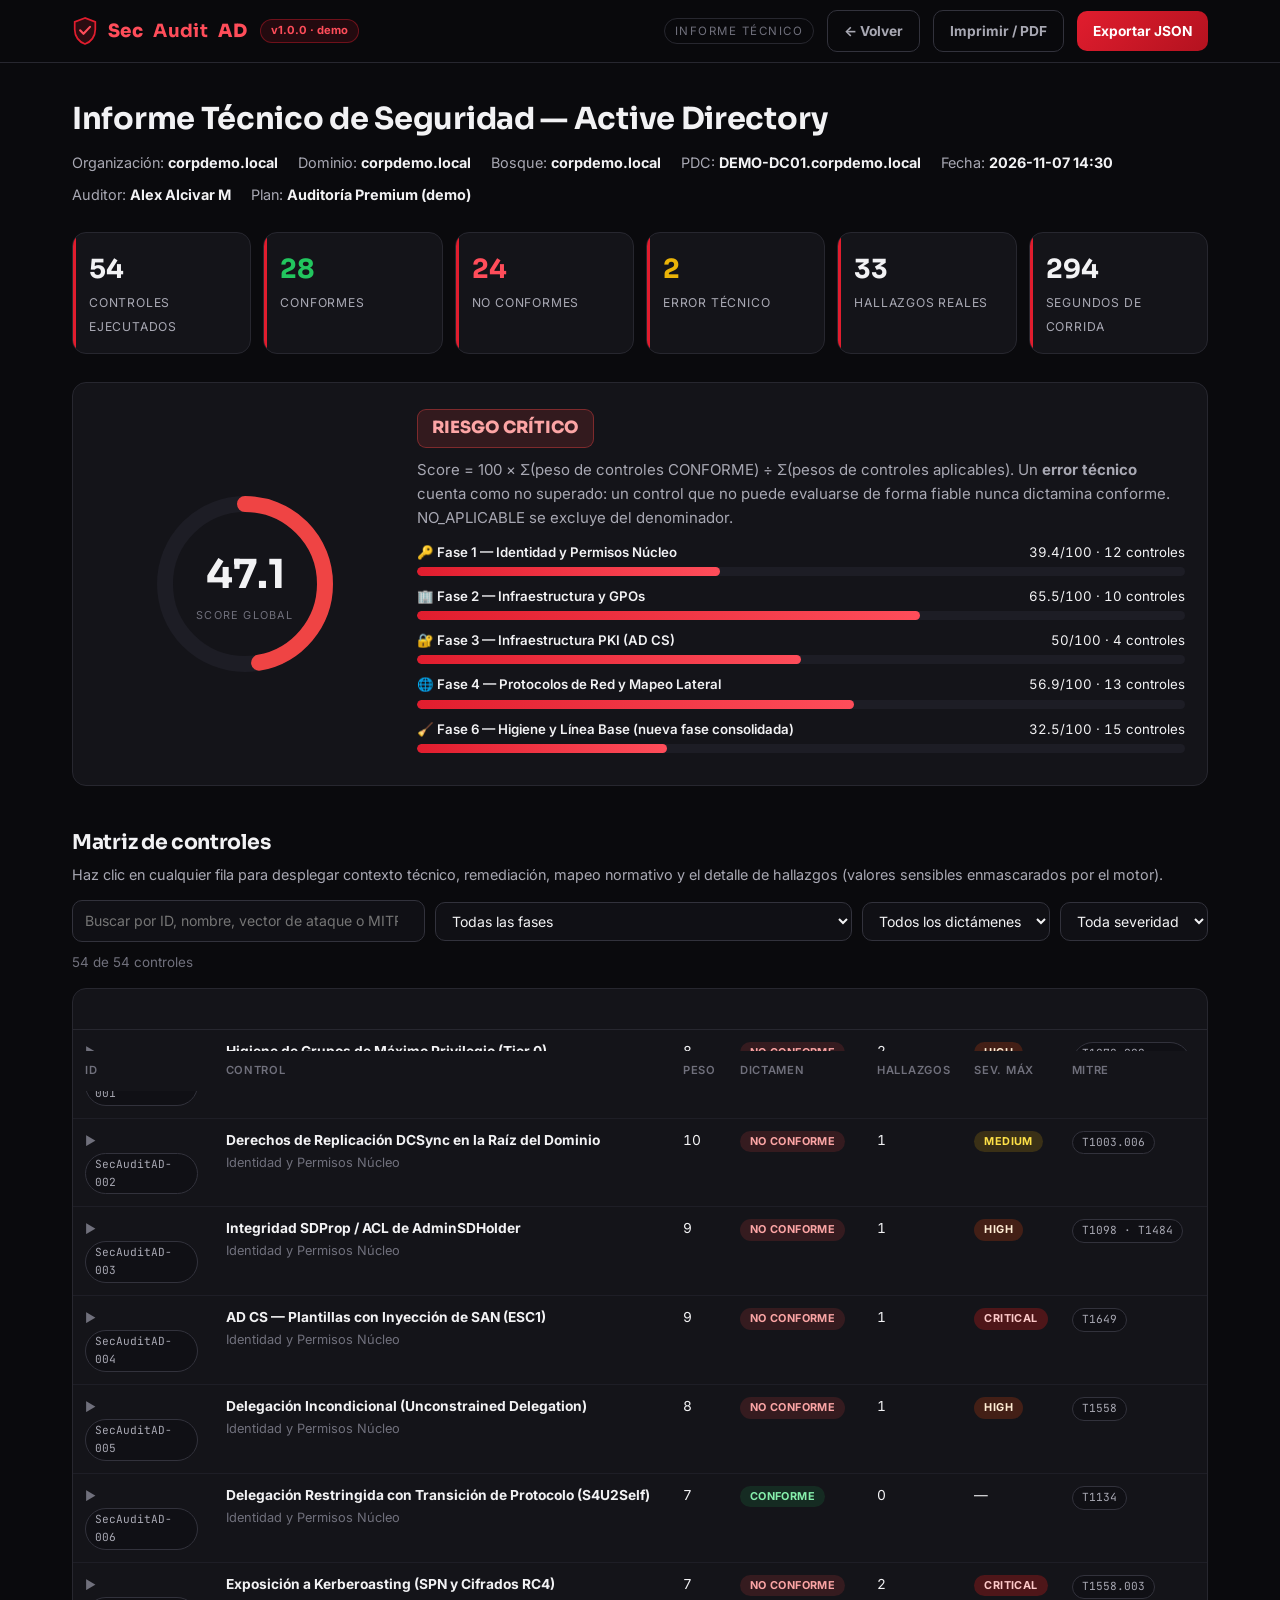
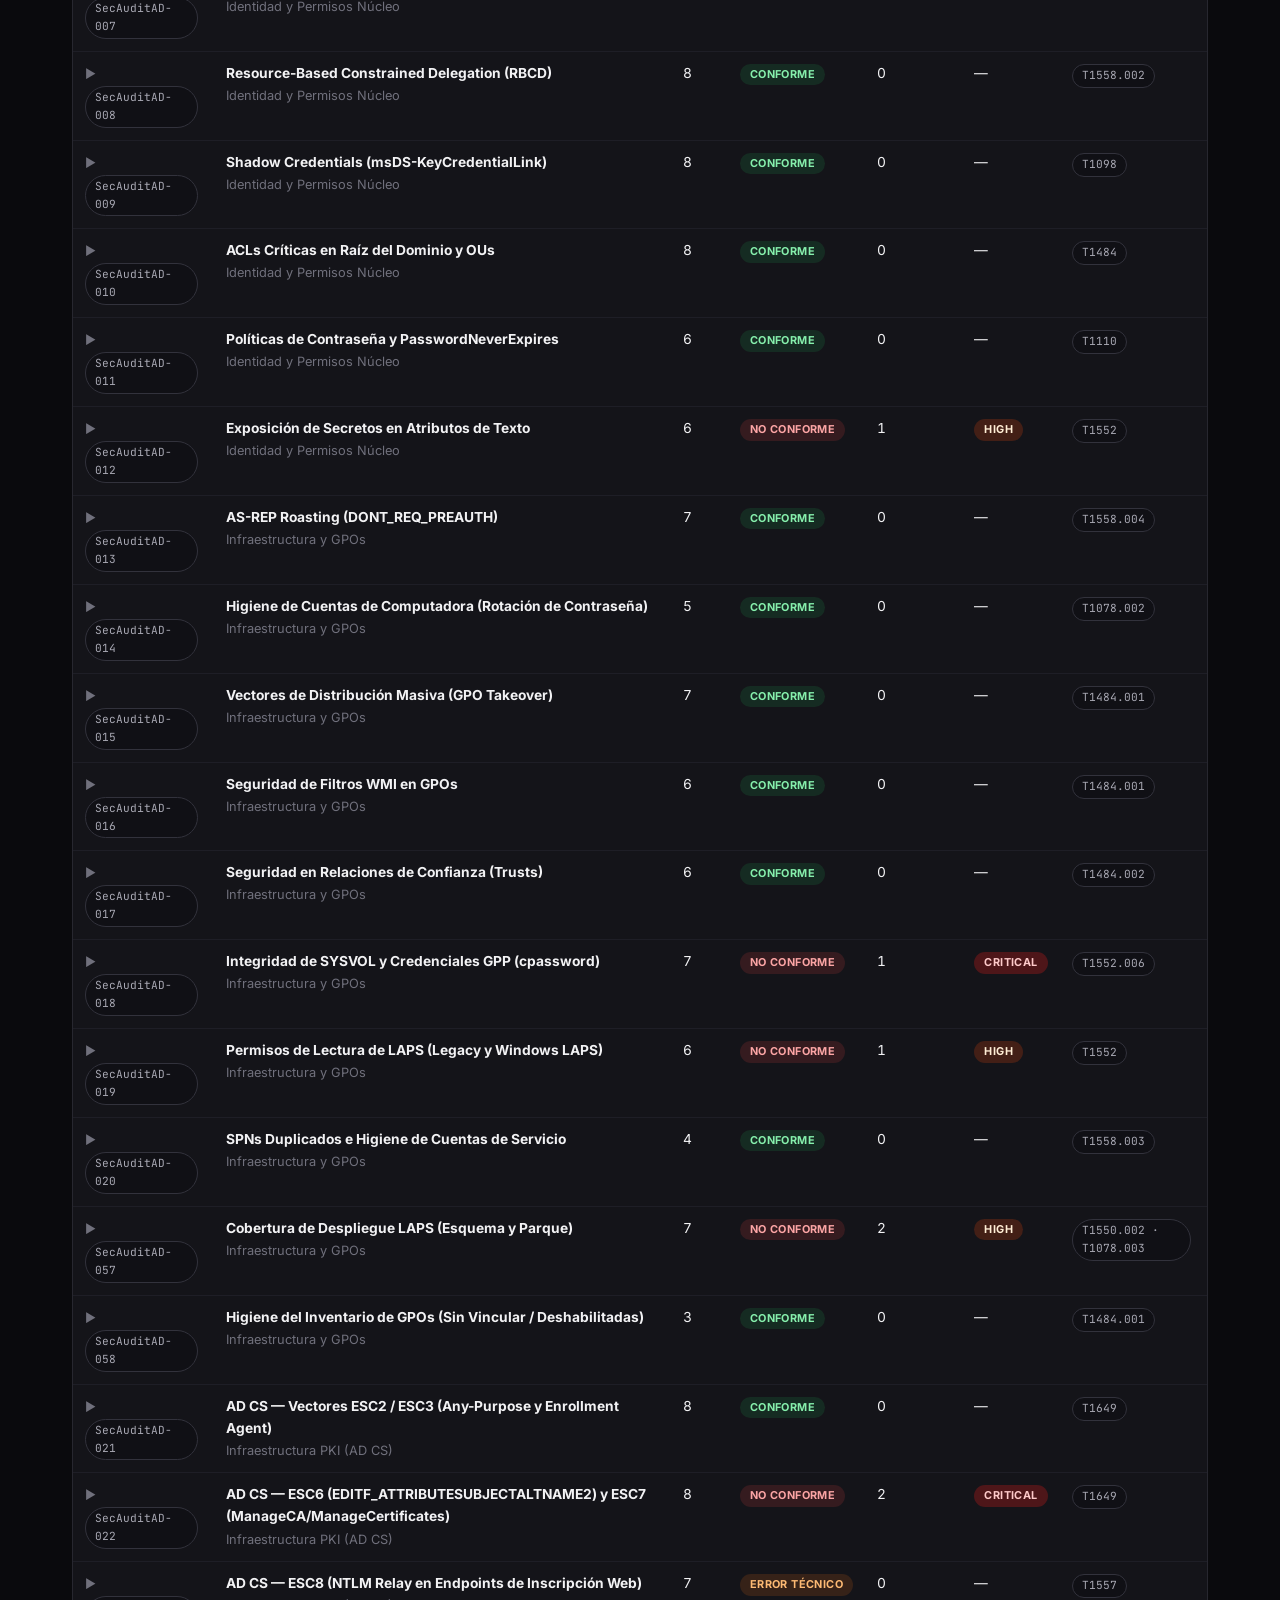
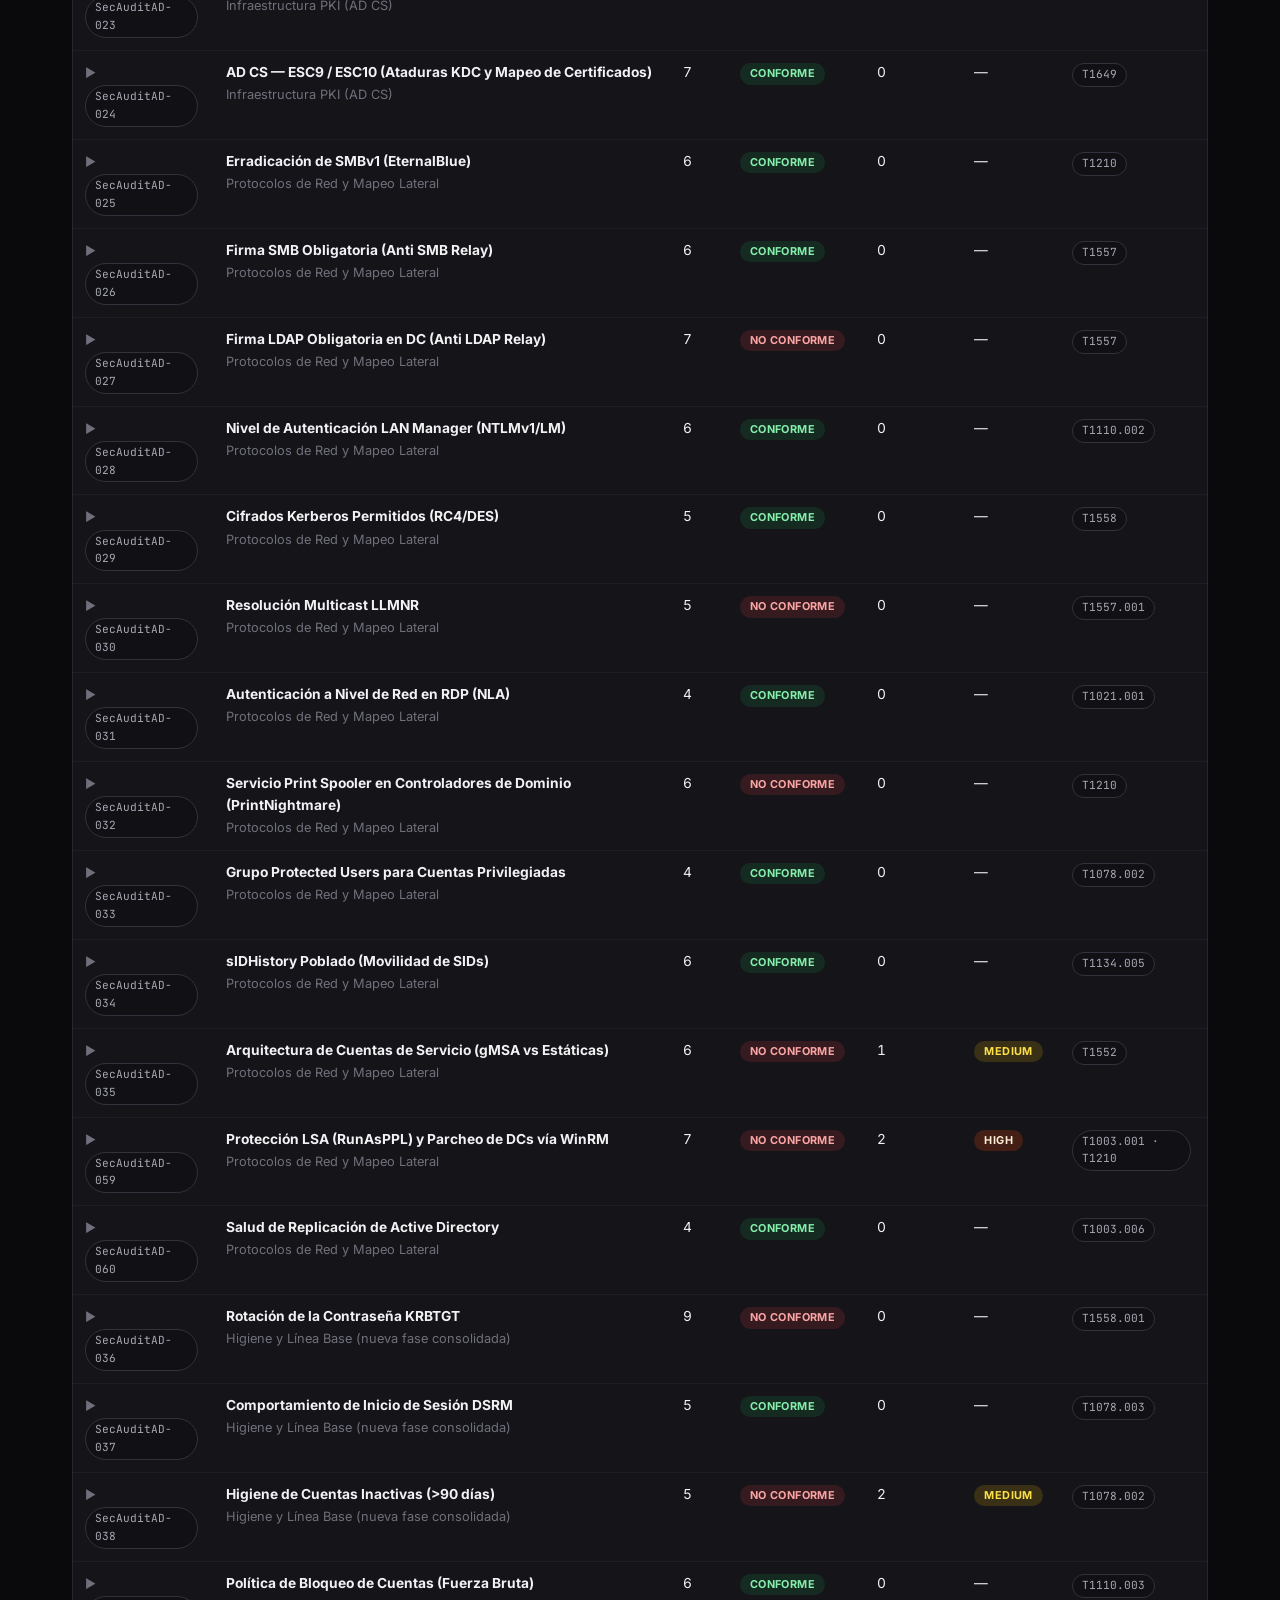
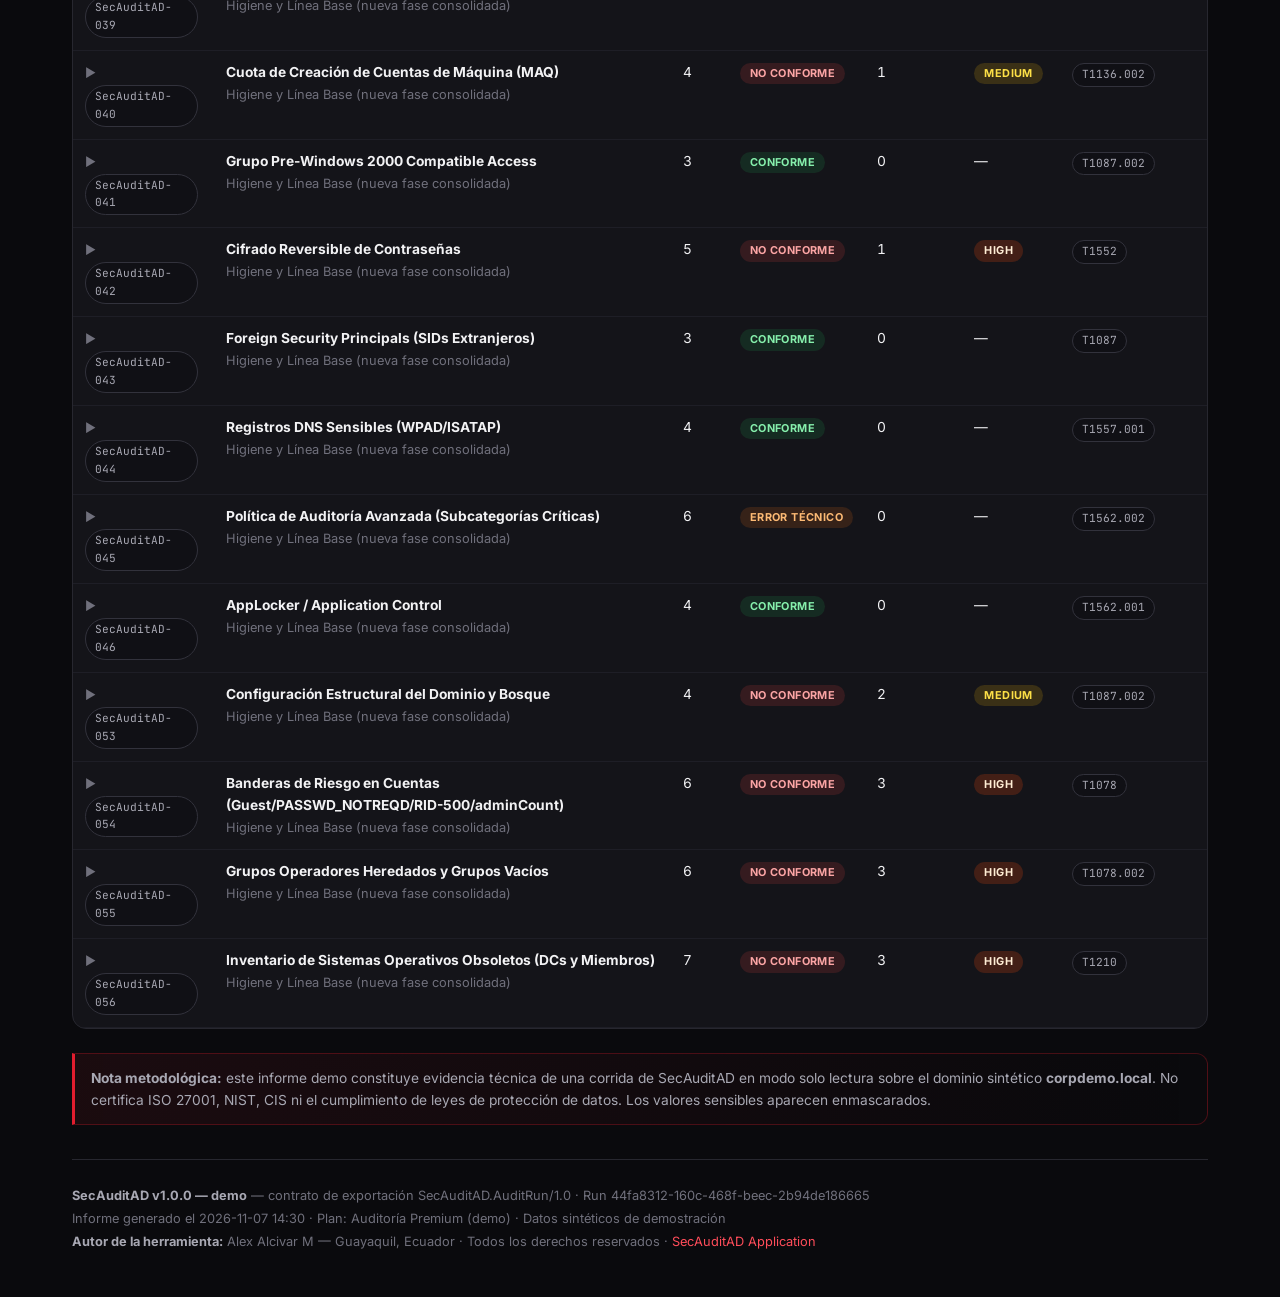
<file: informes/informe-tecnico.html>
<!DOCTYPE html>
<html lang="es"><head><meta charset="utf-8"/>
<meta name="viewport" content="width=device-width, initial-scale=1"/>
<title>SecAuditAD — Informe Técnico (demo) — corpdemo.local</title>
<link rel="preconnect" href="https://fonts.googleapis.com"><link href="https://fonts.googleapis.com/css2?family=Sora:wght@600;700;800&family=Inter:wght@400;600;700&family=JetBrains+Mono:wght@400;600&display=swap" rel="stylesheet">
<style>:root{--bg:#0a0a0d;--bg2:#101015;--card:#141419;--card2:#1a1a21;--line:#27272f;--line2:#32323c;
--tx:#f2f2f4;--tx2:#a8a8b3;--tx3:#70707c;--acc:#e11d2e;--acc2:#ff4d5a;--deep:#58151f;
--ok:#22c55e;--warn:#eab308;--bad:#ef4444;--orange:#f97316;--radius:14px}
*{box-sizing:border-box;margin:0;padding:0}
html{scroll-behavior:smooth}
body{background:var(--bg);color:var(--tx);font-family:Inter,"Segoe UI",system-ui,-apple-system,Roboto,sans-serif;font-size:15px;line-height:1.6}
h1,h2,h3{font-family:Sora,"Segoe UI",system-ui,sans-serif;letter-spacing:-.3px}
a{color:var(--acc2);text-decoration:none}a:hover{text-decoration:underline}
.wrap{max-width:1180px;margin:0 auto;padding:0 22px}
.topbar{position:sticky;top:0;z-index:60;background:rgba(10,10,13,.93);backdrop-filter:blur(10px);border-bottom:1px solid var(--line)}
.topbar .wrap{display:flex;align-items:center;gap:13px;height:62px}
.brand{display:flex;align-items:center;gap:10px;font-family:Sora,sans-serif;font-weight:800;font-size:1.14rem;letter-spacing:.4px}
.brand b{color:var(--acc2)}
.vbadge{font-size:.7rem;font-weight:700;color:var(--acc2);background:rgba(225,29,46,.12);border:1px solid rgba(225,29,46,.4);border-radius:999px;padding:2px 10px}
.spacer{flex:1}
.report-type{font-size:.72rem;color:var(--tx3);border:1px solid var(--line);border-radius:999px;padding:3px 10px;letter-spacing:1.5px;text-transform:uppercase}
.btn{display:inline-flex;align-items:center;gap:7px;background:linear-gradient(135deg,var(--acc),#b3121f);color:#fff;font:inherit;font-size:.86rem;font-weight:700;border:0;border-radius:10px;padding:9px 16px;cursor:pointer;transition:transform .12s,box-shadow .12s}
.btn:hover{transform:translateY(-1px);box-shadow:0 6px 20px rgba(225,29,46,.35)}
.btn.ghost{background:transparent;color:var(--tx2);border:1px solid var(--line2)}
.btn.ghost:hover{color:var(--tx);border-color:var(--acc);box-shadow:none}
.hero{padding:38px 0 8px}
.hero h1{font-size:1.9rem;line-height:1.2}
.hero .meta{display:flex;flex-wrap:wrap;gap:8px 20px;margin-top:14px;color:var(--tx2);font-size:.9rem}
.hero .meta b{color:var(--tx)}
.kpis{display:grid;grid-template-columns:repeat(auto-fit,minmax(150px,1fr));gap:12px;margin:26px 0 6px}
.kpi{background:var(--card);border:1px solid var(--line);border-radius:var(--radius);padding:15px 16px;position:relative;overflow:hidden}
.kpi::before{content:"";position:absolute;inset:0 auto 0 0;width:3px;background:var(--acc)}
.kpi b{display:block;font-size:1.65rem;font-family:Sora,sans-serif}
.kpi span{font-size:.76rem;color:var(--tx2);text-transform:uppercase;letter-spacing:.8px}
.kpi.red b{color:var(--acc2)} .kpi.green b{color:var(--ok)} .kpi.warn b{color:var(--warn)}
.panel{background:var(--card);border:1px solid var(--line);border-radius:var(--radius);padding:22px;margin:14px 0}
.grid2{display:grid;grid-template-columns:minmax(230px,300px) 1fr;gap:22px;align-items:center}
@media(max-width:800px){.grid2{grid-template-columns:1fr}}
.donutwrap{position:relative;width:200px;margin:0 auto}
.donutwrap svg{display:block;transform:rotate(-90deg)}
.donutnum{position:absolute;inset:0;display:flex;flex-direction:column;align-items:center;justify-content:center}
.donutnum b{font-size:2.5rem;font-family:Sora,sans-serif}
.donutnum span{font-size:.68rem;color:var(--tx3);letter-spacing:1.2px;text-transform:uppercase}
.band{display:inline-block;font-family:Sora,sans-serif;font-weight:800;font-size:1.05rem;padding:5px 14px;border-radius:9px;margin:4px 0 10px}
.band.red{background:rgba(239,68,68,.14);color:#fca5a5;border:1px solid rgba(239,68,68,.4)}
.band.orange{background:rgba(249,115,22,.14);color:#fdba74;border:1px solid rgba(249,115,22,.4)}
.band.yellow{background:rgba(234,179,8,.14);color:#fde047;border:1px solid rgba(234,179,8,.4)}
.band.green{background:rgba(34,197,94,.14);color:#86efac;border:1px solid rgba(34,197,94,.4)}
.hbar{margin:10px 0}
.hbar .lbl{display:flex;justify-content:space-between;font-size:.83rem;margin-bottom:4px}
.hbar .lbl b{font-weight:600}
.hbar .tr{height:9px;background:#1d1d25;border-radius:999px;overflow:hidden}
.hbar .tr i{display:block;height:100%;width:0;border-radius:999px;background:linear-gradient(90deg,var(--acc),var(--acc2));transition:width .9s cubic-bezier(.2,.7,.3,1)}
section{padding:26px 0 8px}
section>h2{font-size:1.28rem;margin-bottom:4px}
section>.secsub{color:var(--tx2);font-size:.9rem;margin-bottom:14px}
.toolbar{display:flex;gap:10px;flex-wrap:wrap;align-items:center;margin:14px 0}
.toolbar input,.toolbar select{background:var(--bg2);border:1px solid var(--line2);color:var(--tx);border-radius:10px;padding:9px 12px;font:inherit;font-size:.88rem;outline:none}
.toolbar input{min-width:230px;flex:1}
.toolbar input:focus,.toolbar select:focus{border-color:var(--acc)}
.count{font-size:.84rem;color:var(--tx3)}
.tablebox{border:1px solid var(--line);border-radius:var(--radius);background:var(--card);overflow:hidden}
.scroll{overflow-x:auto}
table{width:100%;border-collapse:collapse;font-size:.86rem}
th{position:sticky;top:62px;background:var(--card);text-align:left;color:var(--tx3);font-weight:600;font-size:.7rem;text-transform:uppercase;letter-spacing:.7px;padding:11px 12px;border-bottom:1px solid var(--line)}
td{padding:10px 12px;border-bottom:1px solid #1e1e26;vertical-align:top}
tr.ctrl{cursor:pointer;transition:background .12s}
tr.ctrl:hover{background:var(--card2)}
tr.detail>td{background:var(--bg2);padding:0;border-bottom:1px solid var(--line)}
.detail-inner{padding:18px 20px;animation:fade .25s ease}
@keyframes fade{from{opacity:0;transform:translateY(-4px)}to{opacity:1;transform:none}}
.chev{display:inline-block;transition:transform .18s;color:var(--tx3);font-size:.75rem}
tr.ctrl.open .chev{transform:rotate(90deg);color:var(--acc2)}
.badge{display:inline-block;padding:2px 10px;border-radius:999px;font-size:.68rem;font-weight:700;letter-spacing:.4px;white-space:nowrap}
.v-CONFORME{background:rgba(34,197,94,.13);color:#86efac}
.v-NO_CONFORME{background:rgba(239,68,68,.15);color:#fca5a5}
.v-NO_CONFORME_TECNICO{background:rgba(249,115,22,.15);color:#fdba74}
.v-NO_APLICABLE{background:rgba(112,112,124,.18);color:var(--tx2)}
.sv-CRITICAL{background:rgba(185,28,28,.35);color:#fecaca}
.sv-HIGH{background:rgba(154,52,18,.35);color:#ffedd5}
.sv-MEDIUM{background:rgba(234,179,8,.18);color:#fde047}
.sv-LOW{background:rgba(112,112,124,.18);color:var(--tx2)}
.chip{display:inline-block;font-size:.72rem;color:var(--tx2);background:var(--bg2);border:1px solid var(--line2);border-radius:999px;padding:2px 9px;margin:2px 4px 2px 0}
.chip.acc{color:var(--acc2);border-color:rgba(225,29,46,.45);background:rgba(225,29,46,.08)}
.chip.mono{font-family:"JetBrains Mono",Consolas,monospace;font-size:.7rem}
.ph{display:inline-flex;align-items:center;gap:6px;font-size:.74rem;color:var(--tx2);white-space:nowrap}
.ph i{width:8px;height:8px;border-radius:50%;background:var(--acc);display:inline-block;flex:0 0 auto}
.num{font-variant-numeric:tabular-nums}
.muted{color:var(--tx2)} .small{font-size:.8rem;color:var(--tx3)}
.detail-inner h4{font-size:.95rem;margin:2px 0 8px;font-family:Sora,sans-serif}
.detail-inner h4 .mono{font-family:"JetBrains Mono",monospace;color:var(--acc2);font-size:.85rem}
.dgrid{display:grid;grid-template-columns:repeat(auto-fit,minmax(280px,1fr));gap:14px;margin-bottom:14px}
.dbox{background:var(--card);border:1px solid var(--line);border-radius:11px;padding:13px 15px;font-size:.84rem}
.dbox .t{font-size:.68rem;text-transform:uppercase;letter-spacing:.9px;color:var(--tx3);margin-bottom:5px}
.dbox ul{margin:4px 0 0 16px}
.dbox li{margin:2px 0}
.findtable{width:100%;border-collapse:collapse;font-size:.8rem;margin-top:8px}
.findtable th{position:static;padding:7px 9px;font-size:.66rem}
.findtable td{padding:7px 9px}
.subhead{font-size:.72rem;text-transform:uppercase;letter-spacing:1px;color:var(--tx3);margin:14px 0 6px}
.note{background:linear-gradient(90deg,rgba(225,29,46,.08),transparent);border:1px solid rgba(225,29,46,.28);border-left:3px solid var(--acc);border-radius:0 12px 12px 0;padding:13px 16px;font-size:.86rem;color:var(--tx2);margin:16px 0}
footer{border-top:1px solid var(--line);margin-top:34px;padding:24px 0 44px;color:var(--tx3);font-size:.8rem;line-height:1.8}
footer b{color:var(--tx2)}
.empty{padding:34px;text-align:center;color:var(--tx3)}
@media print{body{background:#fff;color:#111}.topbar{position:static;border-color:#ddd}.btn,.toolbar{display:none}tr.detail>td{background:#fafafa}.panel,.kpi,.tablebox,.dbox{background:#fff;border-color:#ddd}th{background:#fff}.donutnum b,.kpi b{color:#111}tr.ctrl{display:none}tr.detail{display:table-row}}</style></head><body>
<header class="topbar"><div class="wrap"><a class="brand" href="../index.html" style="text-decoration:none"><svg width="26" height="30" viewBox="0 0 24 26" fill="none"><path d="M12 1 2.5 4.6v7.1c0 6.2 4 11.6 9.5 13.3 5.5-1.7 9.5-7.1 9.5-13.3V4.6L12 1Z" fill="rgba(225,29,46,.16)" stroke="#e11d2e" stroke-width="1.6"/><path d="M7.5 12.4l3.1 3.2 6-6.4" stroke="#ff4d5a" stroke-width="2" stroke-linecap="round" stroke-linejoin="round"/></svg>Sec<b>Audit</b>AD</a><span class="vbadge">v1.0.0 · demo</span><span class="spacer"></span><span class="report-type">Informe técnico</span><a class="btn ghost" href="../informes.html">← Volver</a><button class="btn ghost" id="btnPrint">Imprimir / PDF</button><button class="btn" id="btnExport">Exportar JSON</button></div></header>
<div class="wrap"><div class="hero">
<h1>Informe Técnico de Seguridad — Active Directory</h1>
<div class="meta">
<span>Organización: <b>corpdemo.local</b></span>
<span>Dominio: <b>corpdemo.local</b></span>
<span>Bosque: <b>corpdemo.local</b></span>
<span>PDC: <b>DEMO-DC01.corpdemo.local</b></span>
<span>Fecha: <b>2026-11-07 14:30</b></span>
<span>Auditor: <b>Alex Alcivar M</b></span>
<span>Plan: <b>Auditoría Premium (demo)</b></span>
</div>
<div class="kpis">
<div class="kpi"><b data-count="54">0</b><span>Controles ejecutados</span></div>
<div class="kpi green"><b data-count="28">0</b><span>Conformes</span></div>
<div class="kpi red"><b data-count="24">0</b><span>No conformes</span></div>
<div class="kpi warn"><b data-count="2">0</b><span>Error técnico</span></div>
<div class="kpi"><b data-count="33">0</b><span>Hallazgos reales</span></div>
<div class="kpi"><b data-count="294">0</b><span>Segundos de corrida</span></div>
</div></div>

<div class="panel"><div class="grid2">
<div class="donutwrap">
<svg width="200" height="200" viewBox="0 0 200 200" id="donut"></svg>
<div class="donutnum"><b id="donutNum">0</b><span>Score global</span></div>
</div>
<div>
<span class="band" id="band">—</span>
<p class="muted">Score = 100 × Σ(peso de controles CONFORME) ÷ Σ(pesos de controles aplicables). Un <b>error técnico</b> cuenta como no superado: un control que no puede evaluarse de forma fiable nunca dictamina conforme. NO_APLICABLE se excluye del denominador.</p>
<div id="phaseBars" style="margin-top:12px"></div>
</div>
</div></div>

<section>
<h2>Matriz de controles</h2>
<p class="secsub">Haz clic en cualquier fila para desplegar contexto técnico, remediación, mapeo normativo y el detalle de hallazgos (valores sensibles enmascarados por el motor).</p>
<div class="toolbar">
<input id="f-q" type="search" placeholder="Buscar por ID, nombre, vector de ataque o MITRE…">
<select id="f-phase"><option value="">Todas las fases</option><option value="1">Fase 1 — Identidad y Permisos Núcleo</option><option value="2">Fase 2 — Infraestructura y GPOs</option><option value="3">Fase 3 — Infraestructura PKI (AD CS)</option><option value="4">Fase 4 — Protocolos de Red y Mapeo Lateral</option><option value="6">Fase 6 — Higiene y Línea Base (nueva fase consolidada)</option></select>
<select id="f-verdict"><option value="">Todos los dictámenes</option><option value="CONFORME">CONFORME</option><option value="NO_CONFORME">NO CONFORME</option><option value="NO_CONFORME_TECNICO">ERROR TÉCNICO</option></select>
<select id="f-sev"><option value="">Toda severidad</option><option value="CRITICAL">CRITICAL</option><option value="HIGH">HIGH</option><option value="MEDIUM">MEDIUM</option><option value="LOW">LOW</option></select>
<span class="count" id="count"></span>
</div>
<div class="tablebox"><div class="scroll"><table>
<thead><tr><th>ID</th><th>Control</th><th>Peso</th><th>Dictamen</th><th>Hallazgos</th><th>Sev. máx</th><th>MITRE</th></tr></thead>
<tbody id="tbody"></tbody>
</table></div></div>
</section>

<div class="note"><b>Nota metodológica:</b> este informe demo constituye evidencia técnica de una corrida de SecAuditAD en modo solo lectura sobre el dominio sintético <b>corpdemo.local</b>. No certifica ISO 27001, NIST, CIS ni el cumplimiento de leyes de protección de datos. Los valores sensibles aparecen enmascarados.</div>

<footer>
<b>SecAuditAD v1.0.0 — demo</b> — contrato de exportación SecAuditAD.AuditRun/1.0 · Run 44fa8312-160c-468f-beec-2b94de186665<br/>
Informe generado el 2026-11-07 14:30 · Plan: Auditoría Premium (demo) · Datos sintéticos de demostración<br/>
<b>Autor de la herramienta:</b> Alex Alcivar M — Guayaquil, Ecuador · Todos los derechos reservados · <a href="../index.html">SecAuditAD Application</a>
</footer></div>

<script>const DATA = {"meta":{"tool":"SecAuditAD","version":"1.0.0","author":"Alex Alcivar M","generated":"2026-11-07 14:30","plan":"Auditoría Premium (demo)","contract":"SecAuditAD.AuditRun/1.0","runId":"44fa8312-160c-468f-beec-2b94de186665"},"client":"corpdemo.local","auditor":"Alex Alcivar M (demo)","environment":{"Domain":"corpdemo.local","DomainNetBIOS":"CORPDEMO","DomainDN":"DC=corpdemo,DC=local","DomainSID":"S-1-5-21-1715840724-2864261857-3172451086","DomainControllers":["DEMO-DC01.corpdemo.local","DEMO-DC02.corpdemo.local"],"PDCEmulator":"DEMO-DC01.corpdemo.local","Forest":"corpdemo.local","DomainsInForest":["corpdemo.local","filial.corpdemo.local"],"ForestMode":"Windows2016Forest","DomainMode":"Windows2016Domain","ExecutedOn":"AUDIT-WS01","ExecutedBy":"DEMO — datos sintéticos"},"score":{"global":47.1,"band":"RIESGO CRÍTICO","bandEn":"CRITICAL RISK","color":"red","applicableWeight":331.0,"passedWeight":156.0,"perPhase":[{"phase":1,"phaseName":"Identidad y Permisos Núcleo","icon":"🔑","evaluated":12,"score":39.4,"applicableWeight":94.0,"passedWeight":37.0},{"phase":2,"phaseName":"Infraestructura y GPOs","icon":"🏢","evaluated":10,"score":65.5,"applicableWeight":58.0,"passedWeight":38.0},{"phase":3,"phaseName":"Infraestructura PKI (AD CS)","icon":"🔐","evaluated":4,"score":50.0,"applicableWeight":30.0,"passedWeight":15.0},{"phase":4,"phaseName":"Protocolos de Red y Mapeo Lateral","icon":"🌐","evaluated":13,"score":56.9,"applicableWeight":72.0,"passedWeight":41.0},{"phase":6,"phaseName":"Higiene y Línea Base (nueva fase consolidada)","icon":"🧹","evaluated":15,"score":32.5,"applicableWeight":77.0,"passedWeight":25.0}]},"summary":{"CONFORME":28,"NO_CONFORME":24,"NO_CONFORME_TECNICO":2,"TOTAL":54,"REAL_FINDINGS":33,"TOTAL_SECONDS":294},"items":[{"id":"SecAuditAD-001","name":"Higiene de Grupos de Máximo Privilegio (Tier 0)","phase":1,"phaseName":"Identidad y Permisos Núcleo","weight":8,"verdict":"NO_CONFORME","executionError":false,"errorMessage":"","executedUtc":"2026-11-06T14:30:00+00:00","durationSec":6.6,"attackVector":"Enumeración y reutilización de credenciales de Domain/Enterprise/Schema Admins","scope":"DOMAIN","reviewState":"PATCHED-V1","severityBase":"CRITICAL","mitre":["T1078.002","T1098"],"findings":[{"Grupo / Contexto":"Domain Admins","Miembro":"svc_backup_adm","Tipo":"Cuenta de servicio","Detalle":"PasswordNeverExpires activo (210 días sin rotación)","Clasificación":"ALTA: Cuenta de servicio permanente en Tier 0"},{"Grupo / Contexto":"Domain Admins","Miembro":"jdoe.admin","Tipo":"Usuario","Detalle":"Sin inicio de sesión en 128 días (cuenta habilitada)","Clasificación":"MEDIA: Administrador inactivo habilitado"},{"Grupo / Contexto":"Enterprise Admins","Miembro":"Administrador","Tipo":"Built-in","Detalle":"Cuenta break-glass sin justificación documentada en baseline","Clasificación":"INFORMATIVA: Validar contra baseline del cliente"}],"totalFindings":3,"realFindings":2,"severitySummary":{"CRITICAL":0,"HIGH":1,"MEDIUM":1,"LOW":0,"INFO":1},"evidenceSource":"CONTRACT","consoleLog":"SecAuditAD-001_Audit-HighPrivilegeGroups.ps1.log","quickWin":"Revisar y deshabilitar miembros inactivos del día al día","project":"Depurar Tier 0: deshabilitar/eliminar cuentas inactivas y PNE injustificadas, mover admins a gMSA y al modelo de tiers; documentar break-glass.","effort":"MEDIO","remType":"PROYECTO","normative":{"ISO27001_2022":["A.5.3 Segregación de funciones","A.8.2 Derechos de acceso privilegiado","A.5.18 Derechos de acceso"],"NIST_80053_R5":["AC-6(5) Cuentas privilegiadas","AC-6(7) Revisión de privilegios","AC-2(3) Gestión de cuentas"],"CIS_v8":["5.4 Restringir privilegios admin a cuentas dedicadas","6.8 RBAC"],"CIS_AD_Benchmark":["Grupos y cuentas administrativas","Tiering de administración"],"NIST_CSF_20":["PR.AA-01","PR.AA-05"],"DATA_PROTECTION":["LOPDP_ECU","LEY1581_COL","LGPD_BR"]}},{"id":"SecAuditAD-002","name":"Derechos de Replicación DCSync en la Raíz del Dominio","phase":1,"phaseName":"Identidad y Permisos Núcleo","weight":10,"verdict":"NO_CONFORME","executionError":false,"errorMessage":"","executedUtc":"2026-11-06T14:31:00+00:00","durationSec":3.7,"attackVector":"DCSync / exfiltración de NTDS.dit (T1003.006)","scope":"DOMAIN","reviewState":"PATCHED-V1","severityBase":"CRITICAL","mitre":["T1003.006"],"findings":[{"Cuenta / Principal":"CORPDEMO\\MSOL_9f2a4c1b","SID Encontrado":"S-1-5-21-1715840724-2864261857-3172451086-1145","Derecho Replicación":"Replicating Directory Changes All","Clasificación Riesgos":"Excepción de Negocio (Sincronización Cloud)"},{"Cuenta / Principal":"S-1-5-21-1715840724-2864261857-3172451086-2210","SID Encontrado":"SID Huérfano / No Traducible","Derecho Replicación":"Replicating Directory Changes All","Clasificación Riesgos":"Riesgo de Persistencia (Objeto Eliminado con ACL Activa)"}],"totalFindings":2,"realFindings":1,"severitySummary":{"CRITICAL":0,"HIGH":0,"MEDIUM":1,"LOW":0,"INFO":1},"evidenceSource":"CONTRACT","consoleLog":"SecAuditAD-002_Audit-DCSyncPermissions.ps1.log","quickWin":"Retirar ACEs de replicación no estándar en dsacls/ADUC","project":"Revocar derechos extendidos de replicación (DS-Replication-Get-Changes[-All][-In-Filtered-Set]) a principales no autorizados en la raíz del dominio; purgar ACEs de SIDs huérfanos.","effort":"BAJO","remType":"QUICK_WIN","normative":{"ISO27001_2022":["A.8.9 Gestión de configuración","A.8.2 Derechos de acceso privilegiado"],"NIST_80053_R5":["AC-3 Aplicación del control de acceso","AC-6(9) Registro de uso de funciones privilegiadas"],"CIS_v8":["3.3 Listas de control de acceso","5.4"],"CIS_AD_Benchmark":["Derechos extendidos sobre la raíz del dominio"],"NIST_CSF_20":["PR.AA-05","DE.CM-03"],"DATA_PROTECTION":["LOPDP_ECU","LGPD_BR"]}},{"id":"SecAuditAD-003","name":"Integridad SDProp / ACL de AdminSDHolder","phase":1,"phaseName":"Identidad y Permisos Núcleo","weight":9,"verdict":"NO_CONFORME","executionError":false,"errorMessage":"","executedUtc":"2026-11-06T14:32:00+00:00","durationSec":1.5,"attackVector":"Persistencia estructural vía AdminSDHolder (T1098)","scope":"DOMAIN","reviewState":"PATCHED-V1","severityBase":"CRITICAL","mitre":["T1098","T1484"],"findings":[{"ACE Detectada":"CORPDEMO\\helpdesk_ops","Derecho":"WriteProperty (member)","Origen":"Explícita","Clasificación":"ALTA: Capacidad de modificar AdminSDHolder (persistencia estructural)"}],"totalFindings":1,"realFindings":1,"severitySummary":{"CRITICAL":0,"HIGH":1,"MEDIUM":0,"LOW":0,"INFO":0},"evidenceSource":"CONTRACT","consoleLog":"SecAuditAD-003_Audit-AdminSDHolderACL.ps1.log","quickWin":"Limpiar ACEs anómalas sobre CN=AdminSDHolder","project":"Verificar AdminSDHolder: eliminar ACEs anómalas y deshabilitar herencia si fue alterada; forzar SDProp (que lo ejecute el equipo de plataforma, no la herramienta).","effort":"BAJO","remType":"QUICK_WIN","normative":{"ISO27001_2022":["A.8.9 Gestión de configuración","A.5.3 Segregación de funciones"],"NIST_80053_R5":["AC-6(10) Acceso no privilegiado a funciones de seguridad","AC-3"],"CIS_v8":["5.4","3.3"],"CIS_AD_Benchmark":["AdminSDHolder y SDProp"],"NIST_CSF_20":["PR.AA-05","PR.PS-01"],"DATA_PROTECTION":["LOPDP_ECU"]}},{"id":"SecAuditAD-004","name":"AD CS — Plantillas con Inyección de SAN (ESC1)","phase":1,"phaseName":"Identidad y Permisos Núcleo","weight":9,"verdict":"NO_CONFORME","executionError":false,"errorMessage":"","executedUtc":"2026-11-06T14:33:00+00:00","durationSec":1.9,"attackVector":"ESC1: suplantación de identidad vía SAN en plantilla publicada","scope":"DOMAIN","reviewState":"PATCHED-V1","severityBase":"CRITICAL","mitre":["T1649"],"findings":[{"Plantilla":"WebServerCorporate","EKU":"Client Authentication","Publicada En":"CORPDEMO-CA01","Permisos Inscripción":"Authenticated Users","Estado Operativo":"RUTA DE EXPLOTACIÓN VERIFICADA (SAN + EKU de autenticación + inscripción masiva)"}],"totalFindings":1,"realFindings":1,"severitySummary":{"CRITICAL":1,"HIGH":0,"MEDIUM":0,"LOW":0,"INFO":0},"evidenceSource":"CONTRACT","consoleLog":"SecAuditAD-004_Audit-ADCS-ESC1.ps1.log","quickWin":"Editar plantilla: quitar SAN en solicitud + requerir aprobación","project":"Corregir plantillas ESC1: desmarcar 'Suministrar en la solicitud' (ENROLLEE_SUPPLIES_SUBJECT), exigir aprobación del administrador CA y limitar inscripción a grupos justificados.","effort":"BAJO","remType":"QUICK_WIN","normative":{"ISO27001_2022":["A.8.24 Uso de criptografía","A.8.2 Derechos de acceso privilegiado"],"NIST_80053_R5":["IA-5(2) Gestión de autenticadores / PKI","AC-3"],"CIS_v8":["5.4"],"CIS_AD_Benchmark":["AD CS — plantillas de certificado"],"NIST_CSF_20":["PR.AA-04"],"DATA_PROTECTION":["LOPDP_ECU","LGPD_BR"]}},{"id":"SecAuditAD-005","name":"Delegación Incondicional (Unconstrained Delegation)","phase":1,"phaseName":"Identidad y Permisos Núcleo","weight":8,"verdict":"NO_CONFORME","executionError":false,"errorMessage":"","executedUtc":"2026-11-06T14:34:00+00:00","durationSec":7.0,"attackVector":"Captura de TGTs en objetos con TRUSTED_FOR_DELEGATION (T1558)","scope":"DOMAIN","reviewState":"PRODUCTION","severityBase":"CRITICAL","mitre":["T1558"],"findings":[{"Objeto":"LEGACY-APP01","Clase":"computer","SO":"Windows Server 2012 R2","Clasificación":"ALTA: TRUSTED_FOR_DELEGATION en servidor no-DC (captura de TGTs)"}],"totalFindings":1,"realFindings":1,"severitySummary":{"CRITICAL":0,"HIGH":1,"MEDIUM":0,"LOW":0,"INFO":0},"evidenceSource":"CONTRACT","consoleLog":"SecAuditAD-005_Audit-UnconstrainedDelegation.ps1.log","quickWin":"Inventario y desactivación de UOD en servidores legacy","project":"Retirar TRUSTED_FOR_DELEGATION de servidores que no lo requieran; sustituir por delegación restringida (con o sin transición) cuando exista necesidad de negocio.","effort":"MEDIO","remType":"PROYECTO","normative":{"ISO27001_2022":["A.8.2 Derechos de acceso privilegiado","A.8.9 Gestión de configuración"],"NIST_80053_R5":["AC-6(1) Acceso a funciones de seguridad","AC-3"],"CIS_v8":["5.4","3.3"],"CIS_AD_Benchmark":["Delegación Kerberos"],"NIST_CSF_20":["PR.AA-05"],"DATA_PROTECTION":["LOPDP_ECU","LEY1581_COL"]}},{"id":"SecAuditAD-006","name":"Delegación Restringida con Transición de Protocolo (S4U2Self)","phase":1,"phaseName":"Identidad y Permisos Núcleo","weight":7,"verdict":"CONFORME","executionError":false,"errorMessage":"","executedUtc":"2026-11-06T14:35:00+00:00","durationSec":4.3,"attackVector":"Abuso de TRUSTED_TO_AUTH_FOR_DELEGATION (T1134)","scope":"DOMAIN","reviewState":"PRODUCTION","severityBase":"HIGH","mitre":["T1134"],"findings":[],"totalFindings":0,"realFindings":0,"severitySummary":{"CRITICAL":0,"HIGH":0,"MEDIUM":0,"LOW":0,"INFO":0},"evidenceSource":"CONTRACT","consoleLog":"SecAuditAD-006_Audit-DangerousConstrainedDelegation.ps1.log","quickWin":"Eliminar destinos críticos (DC/cifs) de la delegación","project":"Revisar delegaciones con transición de protocolo (S4U2Self); reducir la lista de servicios destino (msDS-AllowedToDelegateTo) al mínimo funcional.","effort":"MEDIO","remType":"PROYECTO","normative":{"ISO27001_2022":["A.8.2 Derechos de acceso privilegiado"],"NIST_80053_R5":["AC-3","AC-6"],"CIS_v8":["5.4"],"CIS_AD_Benchmark":["Delegación Kerberos"],"NIST_CSF_20":["PR.AA-05"],"DATA_PROTECTION":["LOPDP_ECU"]}},{"id":"SecAuditAD-007","name":"Exposición a Kerberoasting (SPN y Cifrados RC4)","phase":1,"phaseName":"Identidad y Permisos Núcleo","weight":7,"verdict":"NO_CONFORME","executionError":false,"errorMessage":"","executedUtc":"2026-11-06T14:36:00+00:00","durationSec":7.2,"attackVector":"Kerberoasting / cracking offline de TGS (T1558.003)","scope":"DOMAIN","reviewState":"PATCHED-V1","severityBase":"HIGH","mitre":["T1558.003"],"findings":[{"Cuenta (SAM)":"svc_sql_fin","SPN":"MSSQLSvc/fin-sql01.corpdemo.local:1433","Cifrados Soportados":"RC4","Tier 0":"No","Clasificación":"ALTA: RC4 único cifrado → TGS crackeable"},{"Cuenta (SAM)":"svc_sccm","SPN":"MSServerCluster/sccm01.corpdemo.local","Cifrados Soportados":"RC4, AES128, AES256","Tier 0":"Sí (anidada)","Clasificación":"CRÍTICA: RC4 disponible sobre cuenta privilegiada"}],"totalFindings":2,"realFindings":2,"severitySummary":{"CRITICAL":1,"HIGH":1,"MEDIUM":0,"LOW":0,"INFO":0},"evidenceSource":"CONTRACT","consoleLog":"SecAuditAD-007_Audit-KerberoastingExposure.ps1.log","quickWin":"Forzar AES y rotar contraseñas de cuentas kerberoasteables","project":"Migrar cuentas con SPN a gMSA (msDS-GroupMSAMembership) o fijar contraseñas largas (>32 chars) + exigir AES256 (msDS-SupportedEncryptionTypes=24).","effort":"MEDIO","remType":"PROYECTO","normative":{"ISO27001_2022":["A.5.17 Información de autenticación","A.8.5 Autenticación segura"],"NIST_80053_R5":["IA-5 Gestión de autenticadores","IA-5(1) Política de contraseñas"],"CIS_v8":["5.2 Contraseñas únicas","5.5 Inventario de cuentas de servicio"],"CIS_AD_Benchmark":["Cuentas de servicio y SPNs"],"NIST_CSF_20":["PR.AA-03"],"DATA_PROTECTION":["LOPDP_ECU","LGPD_BR"]}},{"id":"SecAuditAD-008","name":"Resource-Based Constrained Delegation (RBCD)","phase":1,"phaseName":"Identidad y Permisos Núcleo","weight":8,"verdict":"CONFORME","executionError":false,"errorMessage":"","executedUtc":"2026-11-06T14:37:00+00:00","durationSec":5.8,"attackVector":"msDS-AllowedToActOnBehalfOfOtherIdentity manipulable (T1134)","scope":"DOMAIN","reviewState":"PRODUCTION","severityBase":"HIGH","mitre":["T1558.002"],"findings":[],"totalFindings":0,"realFindings":0,"severitySummary":{"CRITICAL":0,"HIGH":0,"MEDIUM":0,"LOW":0,"INFO":0},"evidenceSource":"CONTRACT","consoleLog":"SecAuditAD-008_Audit-RBCD-Exposure.ps1.log","quickWin":"Set-ADComputer -Clear msDS-AllowedToActOnBehalfOfOtherIdentity (con aprobación)","project":"Limpiar msDS-AllowedToActOnBehalfOfOtherIdentity en objetos que no correspondan a plataformas autorizadas (SCCM/Exchange legítimos documentados).","effort":"BAJO","remType":"QUICK_WIN","normative":{"ISO27001_2022":["A.8.2 Derechos de acceso privilegiado","A.8.9 Gestión de configuración"],"NIST_80053_R5":["AC-3","AC-6"],"CIS_v8":["3.3","5.4"],"CIS_AD_Benchmark":["Delegación restringida por recurso"],"NIST_CSF_20":["PR.AA-05"],"DATA_PROTECTION":["LOPDP_ECU"]}},{"id":"SecAuditAD-009","name":"Shadow Credentials (msDS-KeyCredentialLink)","phase":1,"phaseName":"Identidad y Permisos Núcleo","weight":8,"verdict":"CONFORME","executionError":false,"errorMessage":"","executedUtc":"2026-11-06T14:38:00+00:00","durationSec":5.5,"attackVector":"Inyección de Key Trust para persistencia/impersonación","scope":"DOMAIN","reviewState":"PATCHED-V1","severityBase":"HIGH","mitre":["T1098"],"findings":[],"totalFindings":0,"realFindings":0,"severitySummary":{"CRITICAL":0,"HIGH":0,"MEDIUM":0,"LOW":0,"INFO":0},"evidenceSource":"CONTRACT","consoleLog":"SecAuditAD-009_Audit-ShadowCredentials.ps1.log","quickWin":"Purgar entradas KCL no justificadas (Whisker list / clean)","project":"Auditar y limpiar msDS-KeyCredentialLink: eliminar KeyCredentials de identidades que no usan WHfB real; habilitar auditoría de modificaciones del atributo.","effort":"BAJO","remType":"QUICK_WIN","normative":{"ISO27001_2022":["A.8.2 Derechos de acceso privilegiado","A.8.24 Uso de criptografía"],"NIST_80053_R5":["AC-3","IA-5"],"CIS_v8":["3.3","5.4"],"CIS_AD_Benchmark":["msDS-KeyCredentialLink / WHfB"],"NIST_CSF_20":["PR.AA-04"],"DATA_PROTECTION":["LOPDP_ECU"]}},{"id":"SecAuditAD-010","name":"ACLs Críticas en Raíz del Dominio y OUs","phase":1,"phaseName":"Identidad y Permisos Núcleo","weight":8,"verdict":"CONFORME","executionError":false,"errorMessage":"","executedUtc":"2026-11-06T14:39:00+00:00","durationSec":9.4,"attackVector":"GenericAll/WriteDacl/WriteOwner delegados (escalada a Tier 0)","scope":"DOMAIN","reviewState":"PRODUCTION","severityBase":"HIGH","mitre":["T1484"],"findings":[],"totalFindings":0,"realFindings":0,"severitySummary":{"CRITICAL":0,"HIGH":0,"MEDIUM":0,"LOW":0,"INFO":0},"evidenceSource":"CONTRACT","consoleLog":"SecAuditAD-010_Audit-CriticalACLDelegations.ps1.log","quickWin":"Revocar GenericAll a grupos de soporte no justificados","project":"Recertificar delegaciones de GenericAll/WriteDacl/WriteOwner en raíz y OUs; retirar o convertir a delegaciones con contexto de negocio documentado.","effort":"MEDIO","remType":"PROYECTO","normative":{"ISO27001_2022":["A.5.15 Control de acceso","A.8.3 Restricción de acceso a la información"],"NIST_80053_R5":["AC-3","AC-6(7) Revisión de privilegios"],"CIS_v8":["3.3","6.8"],"CIS_AD_Benchmark":["Delegación de permisos en OUs"],"NIST_CSF_20":["PR.AA-05"],"DATA_PROTECTION":["LOPDP_ECU","LEY1581_COL","LGPD_BR"]}},{"id":"SecAuditAD-011","name":"Políticas de Contraseña y PasswordNeverExpires","phase":1,"phaseName":"Identidad y Permisos Núcleo","weight":6,"verdict":"CONFORME","executionError":false,"errorMessage":"","executedUtc":"2026-11-06T14:40:00+00:00","durationSec":9.3,"attackVector":"Password spraying / credenciales permanentes","scope":"DOMAIN","reviewState":"PRODUCTION","severityBase":"MEDIUM","mitre":["T1110"],"findings":[],"totalFindings":0,"realFindings":0,"severitySummary":{"CRITICAL":0,"HIGH":0,"MEDIUM":0,"LOW":0,"INFO":0},"evidenceSource":"CONTRACT","consoleLog":"SecAuditAD-011_Audit-PasswordPoliciesAndPNE.ps1.log","quickWin":"Ajustar política de dominio (longitud/historial/PNE)","project":"Elevar a 14+ caracteres y bloqueo suficiente en Default Domain Policy; desplegar FGPP para administradores; eliminar PNE innecesarias.","effort":"BAJO","remType":"QUICK_WIN","normative":{"ISO27001_2022":["A.5.17 Información de autenticación","A.8.5 Autenticación segura"],"NIST_80053_R5":["IA-5(1) Política de contraseñas","IA-4 Gestión de identificadores"],"CIS_v8":["5.2 Contraseñas únicas"],"CIS_AD_Benchmark":["Políticas de contraseñas"],"NIST_CSF_20":["PR.AA-01","PR.AA-03"],"DATA_PROTECTION":["LOPDP_ECU","LEY1581_COL","LGPD_BR"]}},{"id":"SecAuditAD-012","name":"Exposición de Secretos en Atributos de Texto","phase":1,"phaseName":"Identidad y Permisos Núcleo","weight":6,"verdict":"NO_CONFORME","executionError":false,"errorMessage":"","executedUtc":"2026-11-06T14:41:00+00:00","durationSec":9.0,"attackVector":"Credenciales en description/info (T1552.001)","scope":"DOMAIN","reviewState":"PRODUCTION","severityBase":"HIGH","mitre":["T1552"],"findings":[{"Objeto":"CN=Zabbix Agent,CN=Users,DC=corpdemo,DC=local","Atributo":"description","Texto Encontrado (enmascarado)":"pwd=Zb!************","Clasificación":"ALTA: Credencial en texto plano"}],"totalFindings":1,"realFindings":1,"severitySummary":{"CRITICAL":0,"HIGH":1,"MEDIUM":0,"LOW":0,"INFO":0},"evidenceSource":"CONTRACT","consoleLog":"SecAuditAD-012_Audit-ExposedSecrets.ps1.log","quickWin":"Rotar credenciales encontradas y vaciar los atributos","project":"Barrido de atributos description/info con secretos: rotar credenciales expuestas y mover secretos a un gestor (Key Vault / vault corporativo).","effort":"BAJO","remType":"QUICK_WIN","normative":{"ISO27001_2022":["A.5.17 Información de autenticación","A.8.12 Prevención de fuga de información"],"NIST_80053_R5":["IA-5(7) No reutilización de contraseñas en texto claro","SC-28 Protección de información en reposo"],"CIS_v8":["3.6","5.2"],"CIS_AD_Benchmark":["Atributos expuestos del directorio"],"NIST_CSF_20":["PR.DS-01","PR.AA-03"],"DATA_PROTECTION":["LOPDP_ECU","LEY1581_COL","LGPD_BR","GDPR_EU"]}},{"id":"SecAuditAD-013","name":"AS-REP Roasting (DONT_REQ_PREAUTH)","phase":2,"phaseName":"Infraestructura y GPOs","weight":7,"verdict":"CONFORME","executionError":false,"errorMessage":"","executedUtc":"2026-11-06T14:42:00+00:00","durationSec":3.7,"attackVector":"AS-REP Roasting / cracking offline (T1558.004)","scope":"DOMAIN","reviewState":"PRODUCTION","severityBase":"HIGH","mitre":["T1558.004"],"findings":[],"totalFindings":0,"realFindings":0,"severitySummary":{"CRITICAL":0,"HIGH":0,"MEDIUM":0,"LOW":0,"INFO":0},"evidenceSource":"CONTRACT","consoleLog":"SecAuditAD-013_Audit-ASREPRoasting.ps1.log","quickWin":"Set-ADAccountControl -DoesNotRequirePreAuth $false","project":"Habilitar preautenticación Kerberos en todas las cuentas (Get-ADUser | Set-ADUser -KerberosPreauthNotRequired $false a la inversa); investigar por qué fue deshabilitada.","effort":"BAJO","remType":"QUICK_WIN","normative":{"ISO27001_2022":["A.5.17 Información de autenticación","A.8.5 Autenticación segura"],"NIST_80053_R5":["IA-5 Gestión de autenticadores"],"CIS_v8":["5.2"],"CIS_AD_Benchmark":["Preautenticación Kerberos"],"NIST_CSF_20":["PR.AA-03"],"DATA_PROTECTION":["LOPDP_ECU"]}},{"id":"SecAuditAD-014","name":"Higiene de Cuentas de Computadora (Rotación de Contraseña)","phase":2,"phaseName":"Infraestructura y GPOs","weight":5,"verdict":"CONFORME","executionError":false,"errorMessage":"","executedUtc":"2026-11-06T14:43:00+00:00","durationSec":2.8,"attackVector":"Equipos zombie como plataforma de persistencia","scope":"DOMAIN","reviewState":"PRODUCTION","severityBase":"MEDIUM","mitre":["T1078.002"],"findings":[],"totalFindings":0,"realFindings":0,"severitySummary":{"CRITICAL":0,"HIGH":0,"MEDIUM":0,"LOW":0,"INFO":0},"evidenceSource":"CONTRACT","consoleLog":"SecAuditAD-014_Audit-ComputerAccountsHygene.ps1.log","quickWin":"Proceso de cleanup de equipos inactivos (staging OU + disable)","project":"Deshabilitar/eliminar equipos sin contacto >90 días; aplicar GPO de rotación de contraseña de máquina; investigar equipos 'zombie' en OUs de servidores.","effort":"BAJO","remType":"QUICK_WIN","normative":{"ISO27001_2022":["A.8.9 Gestión de configuración"],"NIST_80053_R5":["CM-6 Ajustes de configuración","AC-2(3) Deshabilitación de cuentas inactivas"],"CIS_v8":["4.1 Configuración segura","5.3 Deshabilitar cuentas inactivas"],"CIS_AD_Benchmark":["Cuentas de equipo"],"NIST_CSF_20":["PR.PS-01","PR.AA-01"],"DATA_PROTECTION":["LOPDP_ECU"]}},{"id":"SecAuditAD-015","name":"Vectores de Distribución Masiva (GPO Takeover)","phase":2,"phaseName":"Infraestructura y GPOs","weight":7,"verdict":"CONFORME","executionError":false,"errorMessage":"","executedUtc":"2026-11-06T14:44:00+00:00","durationSec":2.1,"attackVector":"Modificación de GPO para ejecución masiva (T1574)","scope":"DOMAIN","reviewState":"PATCHED-V1","severityBase":"HIGH","mitre":["T1484.001"],"findings":[],"totalFindings":0,"realFindings":0,"severitySummary":{"CRITICAL":0,"HIGH":0,"MEDIUM":0,"LOW":0,"INFO":0},"evidenceSource":"CONTRACT","consoleLog":"SecAuditAD-015_Audit-GPOTakeover.ps1.log","quickWin":"Corregir DACL de las GPOs marcadas","project":"Recertificar DACLs de GPOs: retirar GenericAll/Write de no-propietarios; bloquear herencia donde no aplique; validar con AGPM.","effort":"MEDIO","remType":"PROYECTO","normative":{"ISO27001_2022":["A.8.9 Gestión de configuración","A.5.15 Control de acceso"],"NIST_80053_R5":["CM-6","AC-3"],"CIS_v8":["3.3","4.1"],"CIS_AD_Benchmark":["GPO — Delegación"],"NIST_CSF_20":["PR.PS-01"],"DATA_PROTECTION":["LOPDP_ECU"]}},{"id":"SecAuditAD-016","name":"Seguridad de Filtros WMI en GPOs","phase":2,"phaseName":"Infraestructura y GPOs","weight":6,"verdict":"CONFORME","executionError":false,"errorMessage":"","executedUtc":"2026-11-06T14:45:00+00:00","durationSec":4.8,"attackVector":"Takeover de filtros WMI (T1505)","scope":"DOMAIN","reviewState":"PATCHED-V1","severityBase":"HIGH","mitre":["T1484.001"],"findings":[],"totalFindings":0,"realFindings":0,"severitySummary":{"CRITICAL":0,"HIGH":0,"MEDIUM":0,"LOW":0,"INFO":0},"evidenceSource":"CONTRACT","consoleLog":"SecAuditAD-016_Audit-WMIFiltersTakeover.ps1.log","quickWin":"Restaurar ACL por defecto de filtros WMI afectados","project":"Limpiar DACLs de filtros WMI (CN=WMIPolicy); restringir escritura a Group Policy Creator Owners.","effort":"BAJO","remType":"QUICK_WIN","normative":{"ISO27001_2022":["A.8.9 Gestión de configuración","A.5.15 Control de acceso"],"NIST_80053_R5":["CM-6","AC-3"],"CIS_v8":["3.3"],"CIS_AD_Benchmark":["Filtros WMI"],"NIST_CSF_20":["PR.PS-01"],"DATA_PROTECTION":["LOPDP_ECU"]}},{"id":"SecAuditAD-017","name":"Seguridad en Relaciones de Confianza (Trusts)","phase":2,"phaseName":"Infraestructura y GPOs","weight":6,"verdict":"CONFORME","executionError":false,"errorMessage":"","executedUtc":"2026-11-06T14:46:00+00:00","durationSec":9.2,"attackVector":"Abuso de trusts / SIDs de otros dominios (T1482)","scope":"DOMAIN","reviewState":"PATCHED-V1","severityBase":"HIGH","mitre":["T1484.002"],"findings":[],"totalFindings":0,"realFindings":0,"severitySummary":{"CRITICAL":0,"HIGH":0,"MEDIUM":0,"LOW":0,"INFO":0},"evidenceSource":"CONTRACT","consoleLog":"SecAuditAD-017_Audit-TrustRelationships.ps1.log","quickWin":"netdom trust /quarantine:yes en externos sin filtrado","project":"Revisar trusts: mantener SID Filtering (Quarantine) en externos, validar TGT Delegation deshabilitada, migrar NTLM a Kerberos/Forest Trust donde sea posible.","effort":"ALTO","remType":"PROYECTO","normative":{"ISO27001_2022":["A.5.14 Transferencia de información","A.8.9 Gestión de configuración"],"NIST_80053_R5":["AC-4 Flujo de información","AC-3"],"CIS_v8":["3.3","12.2 Arquitectura de red segura"],"CIS_AD_Benchmark":["Relaciones de confianza"],"NIST_CSF_20":["PR.IR-01"],"DATA_PROTECTION":["LEY1581_COL","LGPD_BR","GDPR_EU"]}},{"id":"SecAuditAD-018","name":"Integridad de SYSVOL y Credenciales GPP (cpassword)","phase":2,"phaseName":"Infraestructura y GPOs","weight":7,"verdict":"NO_CONFORME","executionError":false,"errorMessage":"","executedUtc":"2026-11-06T14:47:00+00:00","durationSec":3.2,"attackVector":"MS14-025 / lectura de cpassword en SYSVOL (T1552.006)","scope":"DOMAIN","reviewState":"PRODUCTION","severityBase":"HIGH","mitre":["T1552.006"],"findings":[{"GPO / Ruta":"GPO-Printers-TI/Machine/Preferences/Drives/Drives.xml","Tipo":"GPP cpassword","Entidad":"Usuario: soporte_ti","Severidad":"CRÍTICA: Contraseña GPP descifrable (MS14-025)"}],"totalFindings":1,"realFindings":1,"severitySummary":{"CRITICAL":1,"HIGH":0,"MEDIUM":0,"LOW":0,"INFO":0},"evidenceSource":"CONTRACT","consoleLog":"SecAuditAD-018_Audit-SYSVOL-GPP-Security.ps1.log","quickWin":"Borrar Preferences con password del SYSVOL y rotar credenciales","project":"Eliminar XML de GPP con cpassword (los parches MS14-025 no borran el XML); migrar contraseñas de GPP a gMSA/LAPS/vault; revisar ACL de SYSVOL.","effort":"BAJO","remType":"QUICK_WIN","normative":{"ISO27001_2022":["A.8.12 Prevención de fuga de información","A.8.9 Gestión de configuración"],"NIST_80053_R5":["IA-5(7)","SC-28 Protección en reposo"],"CIS_v8":["3.6","5.2"],"CIS_AD_Benchmark":["SYSVOL / GPP"],"NIST_CSF_20":["PR.DS-01"],"DATA_PROTECTION":["LOPDP_ECU","LEY1581_COL","LGPD_BR"]}},{"id":"SecAuditAD-019","name":"Permisos de Lectura de LAPS (Legacy y Windows LAPS)","phase":2,"phaseName":"Infraestructura y GPOs","weight":6,"verdict":"NO_CONFORME","executionError":false,"errorMessage":"","executedUtc":"2026-11-06T14:48:00+00:00","durationSec":8.5,"attackVector":"Lectura de administrador local vía LAPS","scope":"DOMAIN","reviewState":"PRODUCTION","severityBase":"HIGH","mitre":["T1552"],"findings":[{"Ubicación":"OU=Estaciones,DC=corpdemo,DC=local","Entidad":"CORPDEMO\\Domain Users","Derecho":"ExtendedRight (ms-Mcs-AdmPwd)","Clasificación":"ALTA: Lectura masiva de contraseña LAPS"}],"totalFindings":1,"realFindings":1,"severitySummary":{"CRITICAL":0,"HIGH":1,"MEDIUM":0,"LOW":0,"INFO":0},"evidenceSource":"CONTRACT","consoleLog":"SecAuditAD-019_Audit-LAPSPermissions.ps1.log","quickWin":"Retirar lecturas masivas del atributo de contraseña LAPS","project":"Desplegar Windows LAPS con separación de roles; retirar lectura de ms-Mcs-AdmPwd/msLAPS-Password a usuarios estándar (quitar 'All extended rights' de OUs).","effort":"MEDIO","remType":"PROYECTO","normative":{"ISO27001_2022":["A.8.2 Derechos de acceso privilegiado","A.5.15 Control de acceso"],"NIST_80053_R5":["IA-5(1) Gestión de autenticadores","AC-6"],"CIS_v8":["5.4","3.3"],"CIS_AD_Benchmark":["LAPS"],"NIST_CSF_20":["PR.AA-05"],"DATA_PROTECTION":["LOPDP_ECU"]}},{"id":"SecAuditAD-020","name":"SPNs Duplicados e Higiene de Cuentas de Servicio","phase":2,"phaseName":"Infraestructura y GPOs","weight":4,"verdict":"CONFORME","executionError":false,"errorMessage":"","executedUtc":"2026-11-06T14:49:00+00:00","durationSec":6.6,"attackVector":"Colisiones SPN → autenticación interceptable","scope":"DOMAIN","reviewState":"PRODUCTION","severityBase":"MEDIUM","mitre":["T1558.003"],"findings":[],"totalFindings":0,"realFindings":0,"severitySummary":{"CRITICAL":0,"HIGH":0,"MEDIUM":0,"LOW":0,"INFO":0},"evidenceSource":"CONTRACT","consoleLog":"SecAuditAD-020_Audit-DuplicateSPNsAndServices.ps1.log","quickWin":"setspn -D en los SPNs duplicados identificados","project":"Corregir SPNs duplicados (setspn -D) y reasignar a la cuenta correcta; consolidar cuentas de servicio.","effort":"BAJO","remType":"QUICK_WIN","normative":{"ISO27001_2022":["A.8.9 Gestión de configuración"],"NIST_80053_R5":["CM-6","CM-7 Funcionalidad mínima"],"CIS_v8":["5.5 Inventario de cuentas de servicio"],"CIS_AD_Benchmark":["SPNs"],"NIST_CSF_20":["PR.AA-01"],"DATA_PROTECTION":["LOPDP_ECU"]}},{"id":"SecAuditAD-057","name":"Cobertura de Despliegue LAPS (Esquema y Parque)","phase":2,"phaseName":"Infraestructura y GPOs","weight":7,"verdict":"NO_CONFORME","executionError":false,"errorMessage":"","executedUtc":"2026-11-07T15:10:00+00:00","durationSec":4.2,"attackVector":"Movimiento lateral masivo por reutilización de contraseñas locales","scope":"DOMAIN","reviewState":"NEW-V1.1.0","severityBase":"HIGH","mitre":["T1550.002","T1078.003"],"findings":[{"Alcance":"DEMO-LOG-05$","Estado":"Sin contraseña LAPS","Detalle":"Windows 10 Pro","Riesgo":"ALTA: administrador local sin rotación gestionada — objetivo de Pass-the-Hash"},{"Alcance":"DEMO-ALM-12$","Estado":"Sin contraseña LAPS","Detalle":"Windows 10 Pro","Riesgo":"ALTA: administrador local sin rotación gestionada — objetivo de Pass-the-Hash"}],"totalFindings":2,"realFindings":2,"severitySummary":{"CRITICAL":0,"HIGH":2,"MEDIUM":0,"LOW":0,"INFO":0},"evidenceSource":"CONTRACT","consoleLog":"SecAuditAD-057_Audit-LAPSDeployment.log","quickWin":"Windows LAPS es gratuito y nativo en Server 2019+/Win10 20H2+ — sin agentes","project":"Despliegue Windows LAPS con GPO (rotación automática, cifrado opcional) y verifique cobertura 100% del parque activo con este control.","effort":"MEDIO","remType":"PROYECTO","normative":{"ISO27001_2022":["A.5.17 Información de autenticación","A.8.5 Autenticación segura"],"NIST_80053_R5":["IA-5(1) Autenticadores basados en contraseñas","IA-5(11) Almacenamiento en caché"],"CIS_v8":["4.6 Credenciales únicas de administrador","4.8 Rotación de credenciales"],"CIS_AD_Benchmark":["Despliegue de LAPS","Contraseñas locales de administrador"],"NIST_CSF_20":["PR.AA-03","PR.AA-01"],"DATA_PROTECTION":["LOPDP_ECU","LEY1581_COL","LGPD_BR"]}},{"id":"SecAuditAD-058","name":"Higiene del Inventario de GPOs (Sin Vincular / Deshabilitadas)","phase":2,"phaseName":"Infraestructura y GPOs","weight":3,"verdict":"CONFORME","executionError":false,"errorMessage":"","executedUtc":"2026-11-07T15:10:00+00:00","durationSec":4.2,"attackVector":"Errores operativos y ofuscación de la línea base de GPOs","scope":"DOMAIN","reviewState":"NEW-V1.1.0","severityBase":"LOW","mitre":["T1484.001"],"findings":[],"totalFindings":0,"realFindings":0,"severitySummary":{"CRITICAL":0,"HIGH":0,"MEDIUM":0,"LOW":0,"INFO":0},"evidenceSource":"CONTRACT","consoleLog":"SecAuditAD-058_Audit-GPOInventoryHygiene.log","quickWin":"Una limpieza trimestral del inventario GPO elimina el ruido del modelo de tiers","project":"Respalde con Backup-GPO -All y elimine (o documente con fecha de reutilización) las GPOs sin vincular y deshabilitadas.","effort":"BAJO","remType":"QUICK_WIN","normative":{"ISO27001_2022":["A.8.9 Gestión de la configuración","A.5.37 Procedimientos operativos documentados"],"NIST_80053_R5":["CM-8 Inventario de componentes","CM-6 Valores de configuración"],"CIS_v8":["4.1 Configuración segura de la infraestructura","4.2 Mantener configuraciones documentadas"],"CIS_AD_Benchmark":["Higiene de GPOs","Inventario de políticas"],"NIST_CSF_20":["PR.PS-01","ID.AM-01"],"DATA_PROTECTION":["LOPDP_ECU","LEY1581_COL","LGPD_BR"]}},{"id":"SecAuditAD-021","name":"AD CS — Vectores ESC2 / ESC3 (Any-Purpose y Enrollment Agent)","phase":3,"phaseName":"Infraestructura PKI (AD CS)","weight":8,"verdict":"CONFORME","executionError":false,"errorMessage":"","executedUtc":"2026-11-06T14:50:00+00:00","durationSec":5.1,"attackVector":"ESC2/ESC3: certificados multiuso / enrollment agent","scope":"DOMAIN","reviewState":"PATCHED-V1","severityBase":"CRITICAL","mitre":["T1649"],"findings":[],"totalFindings":0,"realFindings":0,"severitySummary":{"CRITICAL":0,"HIGH":0,"MEDIUM":0,"LOW":0,"INFO":0},"evidenceSource":"CONTRACT","consoleLog":"SecAuditAD-021_Audit-ADCS-ESC2-ESC3.ps1.log","quickWin":"Restringir EKU y grupos de inscripción en plantillas marcadas","project":"Corregir plantillas Any-Purpose/Enrollment Agent: limitar EKU, retirar derechos de inscripción masivos y de agente no justificados; validar publicación.","effort":"BAJO","remType":"QUICK_WIN","normative":{"ISO27001_2022":["A.8.24 Uso de criptografía","A.5.15 Control de acceso"],"NIST_80053_R5":["IA-5(2) PKI","AC-3"],"CIS_v8":["5.4"],"CIS_AD_Benchmark":["AD CS — plantillas"],"NIST_CSF_20":["PR.AA-04"],"DATA_PROTECTION":["LOPDP_ECU"]}},{"id":"SecAuditAD-022","name":"AD CS — ESC6 (EDITF_ATTRIBUTESUBJECTALTNAME2) y ESC7 (ManageCA/ManageCertificates)","phase":3,"phaseName":"Infraestructura PKI (AD CS)","weight":8,"verdict":"NO_CONFORME","executionError":false,"errorMessage":"","executedUtc":"2026-11-06T14:51:00+00:00","durationSec":8.4,"attackVector":"Inyección global de SAN / control administrativo de la CA","scope":"DOMAIN","reviewState":"PATCHED-V1","severityBase":"CRITICAL","mitre":["T1649"],"findings":[{"Componente CA":"CORPDEMO-CA01","Vector Detectado":"ESC6 (EditFlags CAs Inseguro)","Entidad / Detalle":"Configuración del Servidor","Derecho / Estado":"EDITF_ATTRIBUTESUBJECTALTNAME2 = True","Clasificación":"CRÍTICA: Inyección SAN Permitida a Nivel Global en la CA"},{"Componente CA":"CORPDEMO-CA01","Vector Detectado":"ESC7 (DACL pKIEnrollmentService Permisiva)","Entidad / Detalle":"CORPDEMO\\pkiosk","Derecho / Estado":"ManageCA, ManageCertificates","Clasificación":"ALTA: Delegación administrativa de CA no estándar"}],"totalFindings":2,"realFindings":2,"severitySummary":{"CRITICAL":1,"HIGH":1,"MEDIUM":0,"LOW":0,"INFO":0},"evidenceSource":"CONTRACT","consoleLog":"SecAuditAD-022_Audit-ADCS-ESC6-ESC7.ps1.log","quickWin":"Quitar flag SAN global + sanear permisos de CA (requiere ventana de cambio)","project":"ESC6: retirar flag EDITF_ATTRIBUTESUBJECTALTNAME2 (certutil -setreg policy\\EditFlags -EDITF_ATTRIBUTESUBJECTALTNAME2 + reinicio CertSvc). ESC7: revisar pestaña Seguridad de la CA dejando solo Tier 0 PKI documentado.","effort":"BAJO","remType":"QUICK_WIN","normative":{"ISO27001_2022":["A.8.24 Uso de criptografía","A.8.2 Derechos de acceso privilegiado"],"NIST_80053_R5":["IA-5(2) PKI","AC-6"],"CIS_v8":["5.4"],"CIS_AD_Benchmark":["AD CS — configuración de CA"],"NIST_CSF_20":["PR.AA-04"],"DATA_PROTECTION":["LOPDP_ECU","LGPD_BR"]}},{"id":"SecAuditAD-023","name":"AD CS — ESC8 (NTLM Relay en Endpoints de Inscripción Web)","phase":3,"phaseName":"Infraestructura PKI (AD CS)","weight":7,"verdict":"NO_CONFORME_TECNICO","executionError":true,"errorMessage":"Acceso RPC denegado al leer \\\\CORPDEMO-CA01\\c$\\Windows\\System32\\inetsrv\\config\\applicationHost.config (verificación ESC8 requiere acceso admin al host CA)","executedUtc":"2026-11-06T14:52:00+00:00","durationSec":2.5,"attackVector":"NTLM Relay contra /certsrv (T1187)","scope":"DOMAIN","reviewState":"PATCHED-V1","severityBase":"CRITICAL","mitre":["T1557"],"findings":[],"totalFindings":0,"realFindings":0,"severitySummary":{"CRITICAL":0,"HIGH":0,"MEDIUM":0,"LOW":0,"INFO":0},"evidenceSource":"CONTRACT","consoleLog":"SecAuditAD-023_Audit-ADCS-ESC8.ps1.log","quickWin":"Deshabilitar rol Web Enrollment si no existe uso de negocio","project":"Restringir /certsrv: exigir TLS, remover NTLM (negotiate/Kerberos), habilitar Extended Protection for Authentication o deshabilitar Web Enrollment si no se usa.","effort":"MEDIO","remType":"PROYECTO","normative":{"ISO27001_2022":["A.8.24 Uso de criptografía","A.8.20 Seguridad de servicios de red"],"NIST_80053_R5":["SC-8 Confidencialidad e integridad de transmisión","SC-8(1) Protección criptográfica"],"CIS_v8":["10.3? — (tema: protección NTLM)"],"CIS_AD_Benchmark":["AD CS — Web Enrollment"],"NIST_CSF_20":["PR.DS-02","PR.IR-01"],"DATA_PROTECTION":["LOPDP_ECU","LGPD_BR"]}},{"id":"SecAuditAD-024","name":"AD CS — ESC9 / ESC10 (Ataduras KDC y Mapeo de Certificados)","phase":3,"phaseName":"Infraestructura PKI (AD CS)","weight":7,"verdict":"CONFORME","executionError":false,"errorMessage":"","executedUtc":"2026-11-06T14:53:00+00:00","durationSec":8.5,"attackVector":"ESC9/ESC10: weak certificate binding / UPN mapping","scope":"DOMAIN","reviewState":"PATCHED-V1","severityBase":"HIGH","mitre":["T1649"],"findings":[],"totalFindings":0,"realFindings":0,"severitySummary":{"CRITICAL":0,"HIGH":0,"MEDIUM":0,"LOW":0,"INFO":0},"evidenceSource":"CONTRACT","consoleLog":"SecAuditAD-024_Audit-ADCS-ESC9-ESC10.ps1.log","quickWin":"Aplicar parche KDC y hardening de registro (ventana de cambio)","project":"Aplicar parches de KDC (nov 2022+), fijar StrongCertificateBindingEnforcement=2 y CertificateMappingMethods sin bit UPN (0x4); actualizar plantillas a schema v2/3 sin NO_SECURITY_EXTENSION.","effort":"MEDIO","remType":"PROYECTO","normative":{"ISO27001_2022":["A.8.24 Uso de criptografía","A.8.5 Autenticación segura"],"NIST_80053_R5":["IA-5(2) PKI","IA-2 Identificación y autenticación"],"CIS_v8":["5.4"],"CIS_AD_Benchmark":["AD CS — KDC binding"],"NIST_CSF_20":["PR.AA-04"],"DATA_PROTECTION":["LOPDP_ECU"]}},{"id":"SecAuditAD-025","name":"Erradicación de SMBv1 (EternalBlue)","phase":4,"phaseName":"Protocolos de Red y Mapeo Lateral","weight":6,"verdict":"CONFORME","executionError":false,"errorMessage":"","executedUtc":"2026-11-06T14:54:00+00:00","durationSec":2.3,"attackVector":"CVE-2017-0144 EternalBlue (T1210)","scope":"DC_LOCAL","reviewState":"BETA-V1","severityBase":"HIGH","mitre":["T1210"],"findings":[],"totalFindings":0,"realFindings":0,"severitySummary":{"CRITICAL":0,"HIGH":0,"MEDIUM":0,"LOW":0,"INFO":0},"evidenceSource":"CONTRACT","consoleLog":"SecAuditAD-025_Audit-SMBv1Status.ps1.log","quickWin":"Deshabilitar SMBv1 en DCs vía GPO tras test de compatibilidad","project":"Eliminar SMBv1: Remove-WindowsFeature FS-SMB1 + deshabilitar cliente (MrxSmb10) vía GPO; verificar dependencias legacy antes.","effort":"BAJO","remType":"QUICK_WIN","normative":{"ISO27001_2022":["A.8.9 Gestión de configuración","A.8.7 Protección contra malware"],"NIST_80053_R5":["CM-7 Funcionalidad mínima","CM-6"],"CIS_v8":["4.8 Desinstalar/deshabilitar servicios innecesarios"],"CIS_AD_Benchmark":["Protocolo SMB"],"NIST_CSF_20":["PR.PS-01"],"DATA_PROTECTION":["LOPDP_ECU"]}},{"id":"SecAuditAD-026","name":"Firma SMB Obligatoria (Anti SMB Relay)","phase":4,"phaseName":"Protocolos de Red y Mapeo Lateral","weight":6,"verdict":"CONFORME","executionError":false,"errorMessage":"","executedUtc":"2026-11-06T14:55:00+00:00","durationSec":9.2,"attackVector":"SMB Relay / NTLM Relay (T1187)","scope":"DC_LOCAL","reviewState":"BETA-V1","severityBase":"HIGH","mitre":["T1557"],"findings":[],"totalFindings":0,"realFindings":0,"severitySummary":{"CRITICAL":0,"HIGH":0,"MEDIUM":0,"LOW":0,"INFO":0},"evidenceSource":"CONTRACT","consoleLog":"SecAuditAD-026_Audit-SMBSigning.ps1.log","quickWin":"GPO: 'Microsoft network server: Digitally sign communications (always)'","project":"Exigir firma SMB (RequireSecuritySignature=1) vía GPO en servidores y estaciones; en Server 2025/Win11 24H2 ya es por defecto.","effort":"BAJO","remType":"QUICK_WIN","normative":{"ISO27001_2022":["A.8.20 Seguridad de servicios de red","A.8.24 Uso de criptografía"],"NIST_80053_R5":["SC-8 Confidencialidad e integridad de transmisión"],"CIS_v8":["12.2","3.6"],"CIS_AD_Benchmark":["SMB Signing"],"NIST_CSF_20":["PR.IR-01","PR.DS-02"],"DATA_PROTECTION":["LOPDP_ECU","LGPD_BR"]}},{"id":"SecAuditAD-027","name":"Firma LDAP Obligatoria en DC (Anti LDAP Relay)","phase":4,"phaseName":"Protocolos de Red y Mapeo Lateral","weight":7,"verdict":"NO_CONFORME","executionError":false,"errorMessage":"","executedUtc":"2026-11-06T14:56:00+00:00","durationSec":7.6,"attackVector":"LDAP Relay sobre controladores de dominio (T1187)","scope":"DC_LOCAL","reviewState":"BETA-V1","severityBase":"HIGH","mitre":["T1557"],"findings":[],"totalFindings":0,"realFindings":0,"severitySummary":{"CRITICAL":0,"HIGH":0,"MEDIUM":0,"LOW":0,"INFO":0},"evidenceSource":"CONTRACT","consoleLog":"SecAuditAD-027_Audit-LDAPSigningRequirement.ps1.log","quickWin":"GPO 'Domain controller: LDAP server signing requirements'","project":"Configurar LDAPServerIntegrity=2 (Require Signing) en DCs vía GPO + Channel Binding; validar aplicaciones legacy antes del despliegue.","effort":"MEDIO","remType":"PROYECTO","normative":{"ISO27001_2022":["A.8.20 Seguridad de servicios de red","A.8.24 Uso de criptografía"],"NIST_80053_R5":["SC-8","SC-8(1)"],"CIS_v8":["12.2","3.6"],"CIS_AD_Benchmark":["LDAP Signing / Channel Binding"],"NIST_CSF_20":["PR.IR-01"],"DATA_PROTECTION":["LOPDP_ECU","LGPD_BR"]}},{"id":"SecAuditAD-028","name":"Nivel de Autenticación LAN Manager (NTLMv1/LM)","phase":4,"phaseName":"Protocolos de Red y Mapeo Lateral","weight":6,"verdict":"CONFORME","executionError":false,"errorMessage":"","executedUtc":"2026-11-06T14:57:00+00:00","durationSec":3.2,"attackVector":"Descifrado de desafíos LM/NTLMv1 (T1207)","scope":"DC_LOCAL","reviewState":"BETA-V1","severityBase":"HIGH","mitre":["T1110.002"],"findings":[],"totalFindings":0,"realFindings":0,"severitySummary":{"CRITICAL":0,"HIGH":0,"MEDIUM":0,"LOW":0,"INFO":0},"evidenceSource":"CONTRACT","consoleLog":"SecAuditAD-028_Audit-NTLMv1Usage.ps1.log","quickWin":"GPO 'Network security: LAN Manager authentication level = 5'","project":"Fijar LmCompatibilityLevel=5 (Send NTLMv2 only, refuse LM & NTLMv1) vía GPO; monitorear eventos 4625/Netlogon 8003 durante transición.","effort":"MEDIO","remType":"PROYECTO","normative":{"ISO27001_2022":["A.8.5 Autenticación segura","A.8.24 Uso de criptografía"],"NIST_80053_R5":["IA-5 Gestión de autenticadores","IA-5(13) Almacenamiento en caché"],"CIS_v8":["5.2","3.6"],"CIS_AD_Benchmark":["NTLM"],"NIST_CSF_20":["PR.AA-03"],"DATA_PROTECTION":["LOPDP_ECU"]}},{"id":"SecAuditAD-029","name":"Cifrados Kerberos Permitidos (RC4/DES)","phase":4,"phaseName":"Protocolos de Red y Mapeo Lateral","weight":5,"verdict":"CONFORME","executionError":false,"errorMessage":"","executedUtc":"2026-11-06T14:58:00+00:00","durationSec":5.9,"attackVector":"Downgrade a RC4/DES (T1558)","scope":"DC_LOCAL","reviewState":"BETA-V1","severityBase":"MEDIUM","mitre":["T1558"],"findings":[],"totalFindings":0,"realFindings":0,"severitySummary":{"CRITICAL":0,"HIGH":0,"MEDIUM":0,"LOW":0,"INFO":0},"evidenceSource":"CONTRACT","consoleLog":"SecAuditAD-029_Audit-KerberosEncryption.ps1.log","quickWin":"GPO 'Network security: Configure encryption types allowed for Kerberos'","project":"Restringir cifrados Kerberos a AES128/AES256 en GPO y en msDS-SupportedEncryptionTypes; planificar migración de dependencias RC4/DES.","effort":"MEDIO","remType":"PROYECTO","normative":{"ISO27001_2022":["A.8.24 Uso de criptografía"],"NIST_80053_R5":["SC-8(1) Protección criptográfica","IA-5"],"CIS_v8":["3.6"],"CIS_AD_Benchmark":["Kerberos — cifrados permitidos"],"NIST_CSF_20":["PR.DS-02"],"DATA_PROTECTION":["LOPDP_ECU"]}},{"id":"SecAuditAD-030","name":"Resolución Multicast LLMNR","phase":4,"phaseName":"Protocolos de Red y Mapeo Lateral","weight":5,"verdict":"NO_CONFORME","executionError":false,"errorMessage":"","executedUtc":"2026-11-06T14:59:00+00:00","durationSec":5.0,"attackVector":"Envenenamiento LLMNR (Responder) (T1557.001)","scope":"DC_LOCAL","reviewState":"BETA-V1","severityBase":"MEDIUM","mitre":["T1557.001"],"findings":[],"totalFindings":0,"realFindings":0,"severitySummary":{"CRITICAL":0,"HIGH":0,"MEDIUM":0,"LOW":0,"INFO":0},"evidenceSource":"CONTRACT","consoleLog":"SecAuditAD-030_Audit-LLMNRStatus.ps1.log","quickWin":"GPO LLMNR off (impacto casi nulo en red AD moderna)","project":"Deshabilitar LLMNR (y NetBIOS-NS) vía GPO: EnableMulticast=0 en 'Turn off multicast name resolution'.","effort":"BAJO","remType":"QUICK_WIN","normative":{"ISO27001_2022":["A.8.20 Seguridad de servicios de red"],"NIST_80053_R5":["SC-22 Arquitectura de resolución de nombres","AC-4"],"CIS_v8":["9.2 Uso solo de sistemas DNS aprobados"],"CIS_AD_Benchmark":["LLMNR/NetBIOS"],"NIST_CSF_20":["PR.IR-01"],"DATA_PROTECTION":["LOPDP_ECU"]}},{"id":"SecAuditAD-031","name":"Autenticación a Nivel de Red en RDP (NLA)","phase":4,"phaseName":"Protocolos de Red y Mapeo Lateral","weight":4,"verdict":"CONFORME","executionError":false,"errorMessage":"","executedUtc":"2026-11-06T15:00:00+00:00","durationSec":3.1,"attackVector":"BlueKeep / pre-auth RDP (T1210)","scope":"DC_LOCAL","reviewState":"BETA-V1","severityBase":"MEDIUM","mitre":["T1021.001"],"findings":[],"totalFindings":0,"realFindings":0,"severitySummary":{"CRITICAL":0,"HIGH":0,"MEDIUM":0,"LOW":0,"INFO":0},"evidenceSource":"CONTRACT","consoleLog":"SecAuditAD-031_Audit-RDPNLAStatus.ps1.log","quickWin":"GPO 'Require user authentication for remote connections'","project":"Exigir NLA en RDP (UserAuthentication=1) vía GPO o deshabilitar RDP en DCs donde no se use.","effort":"BAJO","remType":"QUICK_WIN","normative":{"ISO27001_2022":["A.8.1 Dispositivos de punto final","A.8.5 Autenticación segura"],"NIST_80053_R5":["IA-2 Identificación y autenticación","AC-17 Acceso remoto"],"CIS_v8":["6.4 MFA para acceso remoto"],"CIS_AD_Benchmark":["RDP"],"NIST_CSF_20":["PR.AA-05"],"DATA_PROTECTION":["LOPDP_ECU"]}},{"id":"SecAuditAD-032","name":"Servicio Print Spooler en Controladores de Dominio (PrintNightmare)","phase":4,"phaseName":"Protocolos de Red y Mapeo Lateral","weight":6,"verdict":"NO_CONFORME","executionError":false,"errorMessage":"","executedUtc":"2026-11-06T15:01:00+00:00","durationSec":9.4,"attackVector":"CVE-2021-34527 PrintNightmare (T1068)","scope":"DC_LOCAL","reviewState":"BETA-V1","severityBase":"CRITICAL","mitre":["T1210"],"findings":[],"totalFindings":0,"realFindings":0,"severitySummary":{"CRITICAL":0,"HIGH":0,"MEDIUM":0,"LOW":0,"INFO":0},"evidenceSource":"CONTRACT","consoleLog":"SecAuditAD-032_Audit-PrintSpoolerDC.ps1.log","quickWin":"GPO: deshabilitar servicio Print Spooler en DCs","project":"Deshabilitar Spooler en DCs (Stop-Service + StartType Disabled vía GPO) o restringir con 'RestrictDriverInstallationToAdministrators=1' si se requiere impresión.","effort":"BAJO","remType":"QUICK_WIN","normative":{"ISO27001_2022":["A.8.8 Gestión de vulnerabilidades técnicas","A.8.9 Gestión de configuración"],"NIST_80053_R5":["SI-2 Corrección de fallas","CM-7 Funcionalidad mínima"],"CIS_v8":["4.8","7.7 Remediación reportada"],"CIS_AD_Benchmark":["Servicios en DC"],"NIST_CSF_20":["ID.RA-01","PR.PS-01"],"DATA_PROTECTION":["LOPDP_ECU"]}},{"id":"SecAuditAD-033","name":"Grupo Protected Users para Cuentas Privilegiadas","phase":4,"phaseName":"Protocolos de Red y Mapeo Lateral","weight":4,"verdict":"CONFORME","executionError":false,"errorMessage":"","executedUtc":"2026-11-06T15:02:00+00:00","durationSec":2.7,"attackVector":"Kerberoasting/NTLM sobre cuentas Tier 0 sin protección (T1558)","scope":"DOMAIN","reviewState":"PATCHED-V1","severityBase":"MEDIUM","mitre":["T1078.002"],"findings":[],"totalFindings":0,"realFindings":0,"severitySummary":{"CRITICAL":0,"HIGH":0,"MEDIUM":0,"LOW":0,"INFO":0},"evidenceSource":"CONTRACT","consoleLog":"SecAuditAD-033_Audit-ProtectedUsersGroup.ps1.log","quickWin":"Añadir cuentas Tier 0 al grupo S-1-5-21-\u003cdom>-525","project":"Incluir Domain Admins (yadmins Tier 0) en Protected Users; validar compatibilidad de aplicaciones antes.","effort":"BAJO","remType":"QUICK_WIN","normative":{"ISO27001_2022":["A.5.17 Información de autenticación","A.8.5 Autenticación segura"],"NIST_80053_R5":["IA-2","IA-5(13)"],"CIS_v8":["6.5 MFA para acceso administrativo"],"CIS_AD_Benchmark":["Protected Users"],"NIST_CSF_20":["PR.AA-03"],"DATA_PROTECTION":["LOPDP_ECU"]}},{"id":"SecAuditAD-034","name":"sIDHistory Poblado (Movilidad de SIDs)","phase":4,"phaseName":"Protocolos de Red y Mapeo Lateral","weight":6,"verdict":"CONFORME","executionError":false,"errorMessage":"","executedUtc":"2026-11-06T15:03:00+00:00","durationSec":5.8,"attackVector":"Persistencia vía SIDHistory (T1134.005)","scope":"DOMAIN","reviewState":"BETA-V1","severityBase":"HIGH","mitre":["T1134.005"],"findings":[],"totalFindings":0,"realFindings":0,"severitySummary":{"CRITICAL":0,"HIGH":0,"MEDIUM":0,"LOW":0,"INFO":0},"evidenceSource":"CONTRACT","consoleLog":"SecAuditAD-034_Audit-SIDHistoryAttribute.ps1.log","quickWin":"Purgar sIDHistory de cuentas ya migradas y estabilizadas","project":"Inventario de sIDHistory: migración completada → purgar (SIDHistory cleanup); bloquear sIDHistory no justificado y monitorear su modificación.","effort":"ALTO","remType":"PROYECTO","normative":{"ISO27001_2022":["A.8.9 Gestión de configuración","A.5.15 Control de acceso"],"NIST_80053_R5":["AC-2(7) Roles privilegiados","AC-3"],"CIS_v8":["3.3","5.4"],"CIS_AD_Benchmark":["SIDHistory"],"NIST_CSF_20":["PR.AA-05"],"DATA_PROTECTION":["LOPDP_ECU"]}},{"id":"SecAuditAD-035","name":"Arquitectura de Cuentas de Servicio (gMSA vs Estáticas)","phase":4,"phaseName":"Protocolos de Red y Mapeo Lateral","weight":6,"verdict":"NO_CONFORME","executionError":false,"errorMessage":"","executedUtc":"2026-11-06T15:04:00+00:00","durationSec":7.0,"attackVector":"Cracking de contraseñas de servicio estáticas (T1558.003)","scope":"DOMAIN","reviewState":"PATCHED-V1","severityBase":"HIGH","mitre":["T1552"],"findings":[{"SamAccountName":"svc_sql_fin","PasswordNeverExpires":true,"SPNs":2,"Estado":"Inseguro: Cuenta Tradicional Estática (migrable a gMSA)"}],"totalFindings":1,"realFindings":1,"severitySummary":{"CRITICAL":0,"HIGH":0,"MEDIUM":1,"LOW":0,"INFO":0},"evidenceSource":"CONTRACT","consoleLog":"SecAuditAD-035_Audit-ServiceAccountsArchitecture.ps1.log","quickWin":"Migrar las 3-5 cuentas de servicio más críticas a gMSA","project":"Migrar cuentas de servicio estáticas a gMSA/sMSA; implementar inventario de cuentas de servicio y rotación automática.","effort":"ALTO","remType":"PROYECTO","normative":{"ISO27001_2022":["A.5.16 Gestión de identidades","A.5.17 Información de autenticación"],"NIST_80053_R5":["IA-5 Gestión de autenticadores","AC-6(5)"],"CIS_v8":["5.5 Inventario de cuentas de servicio","5.4"],"CIS_AD_Benchmark":["gMSA"],"NIST_CSF_20":["PR.AA-01"],"DATA_PROTECTION":["LOPDP_ECU","LGPD_BR"]}},{"id":"SecAuditAD-059","name":"Protección LSA (RunAsPPL) y Parcheo de DCs vía WinRM","phase":4,"phaseName":"Protocolos de Red y Mapeo Lateral","weight":7,"verdict":"NO_CONFORME","executionError":false,"errorMessage":"","executedUtc":"2026-11-07T15:10:00+00:00","durationSec":4.2,"attackVector":"Volcado de LSASS y explotación de vulnerabilidades conocidas en DCs","scope":"DC_LOCAL","reviewState":"NEW-V1.1.0","severityBase":"HIGH","mitre":["T1003.001","T1210"],"findings":[{"DC":"DEMO-DC02.corpdemo.local","Verificación":"Último parche","Valor":"127 días","Detalle":"Ventana de exposición mayor a 60 días","Riesgo":"ALTA: DC sin parches recientes — vulnerable a exploits conocidos (PrintNightmare, NoPac, ZeroLogon)"},{"DC":"DEMO-DC01.corpdemo.local","Verificación":"RunAsPPL","Valor":"None","Detalle":"Protección LSA no habilitada","Riesgo":"MEDIA: memoria de LSASS legible por herramientas de volcado (Mimikatz)"}],"totalFindings":2,"realFindings":2,"severitySummary":{"CRITICAL":0,"HIGH":1,"MEDIUM":1,"LOW":0,"INFO":0},"evidenceSource":"CONTRACT","consoleLog":"SecAuditAD-059_Audit-DC-LSAProtection-Patching.log","quickWin":"RunAsPPL se activa con GPO + reinicio escalonado; bloquea el volcado de LSASS","project":"Habilite LSA Protection vía GPO (RunAsPPL=1, idealmente UEFI Lock) y aplique las actualizaciones acumulativas mensuales en todos los DCs.","effort":"MEDIO","remType":"PROYECTO","normative":{"ISO27001_2022":["A.8.8 Gestión de vulnerabilidades técnicas","A.8.19 Instalación de software"],"NIST_80053_R5":["SI-2 Remediación de fallas","SA-10 Configuración por el desarrollador"],"CIS_v8":["7.3 Gestión automatizada de parches","10.1 Gestión antimalware"],"CIS_AD_Benchmark":["Protección LSA en DCs","Parcheo de controladores de dominio"],"NIST_CSF_20":["PR.PS-02","DE.CM-09"],"DATA_PROTECTION":["LOPDP_ECU","LEY1581_COL","LGPD_BR"]}},{"id":"SecAuditAD-060","name":"Salud de Replicación de Active Directory","phase":4,"phaseName":"Protocolos de Red y Mapeo Lateral","weight":4,"verdict":"CONFORME","executionError":false,"errorMessage":"","executedUtc":"2026-11-07T15:10:00+00:00","durationSec":4.2,"attackVector":"Divergencia de réplicas que oculta persistencia y rompe la línea base","scope":"DOMAIN","reviewState":"NEW-V1.1.0","severityBase":"MEDIUM","mitre":["T1003.006"],"findings":[],"totalFindings":0,"realFindings":0,"severitySummary":{"CRITICAL":0,"HIGH":0,"MEDIUM":0,"LOW":0,"INFO":0},"evidenceSource":"CONTRACT","consoleLog":"SecAuditAD-060_Audit-ADReplicationHealth.log","quickWin":"La mayoría de fallos de réplica se resuelven corrigiendo registros DNS de los DCs","project":"Diagnostique con repadmin /showrepl, corrija la topología KCC, verifique DNS/SPN/horarios y confirme la convergencia de réplicas.","effort":"MEDIO","remType":"PROYECTO","normative":{"ISO27001_2022":["A.8.14 Redundancia de instalaciones de procesamiento","A.5.29 Seguridad durante la disrupción"],"NIST_80053_R5":["CP-9 Respaldo del sistema","SC-6 Disponibilidad de recursos"],"CIS_v8":["11.2 Respaldos y recuperación de datos","12.1 Gestión de la infraestructura de red"],"CIS_AD_Benchmark":["Salud de replicación AD","Topología de sitios y réplicas"],"NIST_CSF_20":["RC.RP-01","PR.IR-04"],"DATA_PROTECTION":["LOPDP_ECU","LEY1581_COL","LGPD_BR"]}},{"id":"SecAuditAD-036","name":"Rotación de la Contraseña KRBTGT","phase":6,"phaseName":"Higiene y Línea Base (nueva fase consolidada)","weight":9,"verdict":"NO_CONFORME","executionError":false,"errorMessage":"","executedUtc":"2026-11-06T15:05:00+00:00","durationSec":2.8,"attackVector":"Golden Ticket post-compromiso (T1558.001)","scope":"DOMAIN","reviewState":"PATCHED-V1","severityBase":"CRITICAL","mitre":["T1558.001"],"findings":[],"totalFindings":0,"realFindings":0,"severitySummary":{"CRITICAL":0,"HIGH":0,"MEDIUM":0,"LOW":0,"INFO":0},"evidenceSource":"CONTRACT","consoleLog":"SecAuditAD-036_Audit-KRBTGTAccount.ps1.log","quickWin":"Doble rotación KRBTGT con ventana programada (no rompe servicios)","project":"Ejecutar política de rotación KRBTGT (doble rotación programada post-incidente o anual según documentación de riesgo).","effort":"BAJO","remType":"QUICK_WIN","normative":{"ISO27001_2022":["A.5.17 Información de autenticación","A.5.29 Seguridad de la información durante la disrupción"],"NIST_80053_R5":["IA-5 Gestión de autenticadores","IR-3 Pruebas de respuesta"],"CIS_v8":["5.2"],"CIS_AD_Benchmark":["KRBTGT"],"NIST_CSF_20":["PR.AA-03","RC.RP-01"],"DATA_PROTECTION":["LOPDP_ECU"]}},{"id":"SecAuditAD-037","name":"Comportamiento de Inicio de Sesión DSRM","phase":6,"phaseName":"Higiene y Línea Base (nueva fase consolidada)","weight":5,"verdict":"CONFORME","executionError":false,"errorMessage":"","executedUtc":"2026-11-06T15:06:00+00:00","durationSec":5.0,"attackVector":"Pass-the-Hash contra cuenta DSRM (T1550.002)","scope":"DC_LOCAL","reviewState":"BETA-V1","severityBase":"HIGH","mitre":["T1078.003"],"findings":[],"totalFindings":0,"realFindings":0,"severitySummary":{"CRITICAL":0,"HIGH":0,"MEDIUM":0,"LOW":0,"INFO":0},"evidenceSource":"CONTRACT","consoleLog":"SecAuditAD-037_Audit-DSRMLogonBehavior.ps1.log","quickWin":"GPO registry Lsa\\DsrmAdminLogonBehavior=0","project":"Verificar DsrmAdminLogonBehavior=0 (o ausente) en todos los DCs vía GPO de hardening.","effort":"BAJO","remType":"QUICK_WIN","normative":{"ISO27001_2022":["A.8.2 Derechos de acceso privilegiado","A.8.9 Gestión de configuración"],"NIST_80053_R5":["AC-6(1)","CM-6"],"CIS_v8":["4.1"],"CIS_AD_Benchmark":["DSRM"],"NIST_CSF_20":["PR.PS-01"],"DATA_PROTECTION":["LOPDP_ECU"]}},{"id":"SecAuditAD-038","name":"Higiene de Cuentas Inactivas (>90 días)","phase":6,"phaseName":"Higiene y Línea Base (nueva fase consolidada)","weight":5,"verdict":"NO_CONFORME","executionError":false,"errorMessage":"","executedUtc":"2026-11-06T15:07:00+00:00","durationSec":4.8,"attackVector":"Cuentas huérfanas reutilizables (T1078.003)","scope":"DOMAIN","reviewState":"PATCHED-V1","severityBase":"MEDIUM","mitre":["T1078.002"],"findings":[{"SamAccountName":"mrodriguez","UltimoAcceso":"2026-07-02 09:14:22","DiasInactivo":127,"Estado":"Habilitado"},{"SamAccountName":"temp_intern04","UltimoAcceso":"NUNCA (sin registro de inicio de sesión)","DiasInactivo":9999,"Estado":"Habilitado"}],"totalFindings":2,"realFindings":2,"severitySummary":{"CRITICAL":0,"HIGH":0,"MEDIUM":2,"LOW":0,"INFO":0},"evidenceSource":"CONTRACT","consoleLog":"SecAuditAD-038_Audit-InactiveAccounts.ps1.log","quickWin":"Deshabilitar cuentas inactivas detectadas (con respaldo de lista)","project":"Proceso de higiene: deshabilitar cuentas >90 días sin logon, moverlas a OU staging y eliminar tras ventana; automatizar con script/GPO de revisión trimestral.","effort":"BAJO","remType":"QUICK_WIN","normative":{"ISO27001_2022":["A.5.16 Gestión de identidades","A.5.18 Derechos de acceso"],"NIST_80053_R5":["AC-2(3) Deshabilitación de cuentas inactivas","AC-2(12) Monitoreo de cuentas"],"CIS_v8":["5.3 Deshabilitar cuentas inactivas","5.1 Inventario de cuentas"],"CIS_AD_Benchmark":["Cuentas inactivas"],"NIST_CSF_20":["PR.AA-01"],"DATA_PROTECTION":["LOPDP_ECU","LEY1581_COL","LGPD_BR"]}},{"id":"SecAuditAD-039","name":"Política de Bloqueo de Cuentas (Fuerza Bruta)","phase":6,"phaseName":"Higiene y Línea Base (nueva fase consolidada)","weight":6,"verdict":"CONFORME","executionError":false,"errorMessage":"","executedUtc":"2026-11-06T15:08:00+00:00","durationSec":8.3,"attackVector":"Password spraying (T1110.003)","scope":"DOMAIN","reviewState":"PATCHED-V1","severityBase":"MEDIUM","mitre":["T1110.003"],"findings":[],"totalFindings":0,"realFindings":0,"severitySummary":{"CRITICAL":0,"HIGH":0,"MEDIUM":0,"LOW":0,"INFO":0},"evidenceSource":"CONTRACT","consoleLog":"SecAuditAD-039_Audit-AccountLockoutPolicy.ps1.log","quickWin":"Ajustar política de bloqueo en Default Domain Policy","project":"Configurar bloqueo: umbral 5-10, duración ≥15 min, contador ≥15 min en Default Domain Policy.","effort":"BAJO","remType":"QUICK_WIN","normative":{"ISO27001_2022":["A.8.5 Autenticación segura"],"NIST_80053_R5":["AC-7 Intentos de inicio de sesión fallidos"],"CIS_v8":["6.2? — (tema: bloqueo por intentos fallidos)"],"CIS_AD_Benchmark":["Lockout Policy"],"NIST_CSF_20":["PR.AA-03"],"DATA_PROTECTION":["LOPDP_ECU"]}},{"id":"SecAuditAD-040","name":"Cuota de Creación de Cuentas de Máquina (MAQ)","phase":6,"phaseName":"Higiene y Línea Base (nueva fase consolidada)","weight":4,"verdict":"NO_CONFORME","executionError":false,"errorMessage":"","executedUtc":"2026-11-06T15:09:00+00:00","durationSec":7.4,"attackVector":"Unión de máquinas rogue / RBCD preparatorio","scope":"DOMAIN","reviewState":"PRODUCTION","severityBase":"MEDIUM","mitre":["T1136.002"],"findings":[{"Atributo":"ms-DS-MachineAccountQuota","Valor":10,"Riesgo":"MEDIUM: Cualquier usuario autenticado puede unir 10 equipos"}],"totalFindings":1,"realFindings":1,"severitySummary":{"CRITICAL":0,"HIGH":0,"MEDIUM":1,"LOW":0,"INFO":0},"evidenceSource":"CONTRACT","consoleLog":"SecAuditAD-040_Audit-MachineAccountQuota.ps1.log","quickWin":"Set-ADDomain -Replace @{ 'ms-DS-MachineAccountQuota'=0 }","project":"Fijar ms-DS-MachineAccountQuota=0 y delegar creación de equipos a grupos justificados vía OUs.","effort":"BAJO","remType":"QUICK_WIN","normative":{"ISO27001_2022":["A.8.9 Gestión de configuración","A.5.15 Control de acceso"],"NIST_80053_R5":["AC-3","CM-6"],"CIS_v8":["3.3"],"CIS_AD_Benchmark":["MachineAccountQuota"],"NIST_CSF_20":["PR.AA-05"],"DATA_PROTECTION":["LOPDP_ECU"]}},{"id":"SecAuditAD-041","name":"Grupo Pre-Windows 2000 Compatible Access","phase":6,"phaseName":"Higiene y Línea Base (nueva fase consolidada)","weight":3,"verdict":"CONFORME","executionError":false,"errorMessage":"","executedUtc":"2026-11-06T15:10:00+00:00","durationSec":2.4,"attackVector":"Enumeración anónima de objetos del dominio (T1087)","scope":"DOMAIN","reviewState":"PATCHED-V1","severityBase":"MEDIUM","mitre":["T1087.002"],"findings":[],"totalFindings":0,"realFindings":0,"severitySummary":{"CRITICAL":0,"HIGH":0,"MEDIUM":0,"LOW":0,"INFO":0},"evidenceSource":"CONTRACT","consoleLog":"SecAuditAD-041_Audit-PreWin2000AccessGroup.ps1.log","quickWin":"Retirar miembros no estándar del grupo RID 554","project":"Vaciar grupo Pre-Windows 2000 Compatible Access (debe contener solo 'Authenticated Users' por defecto o vacío según CIS); revisar herencia de Everyone.","effort":"BAJO","remType":"QUICK_WIN","normative":{"ISO27001_2022":["A.5.15 Control de acceso","A.5.3 Segregación de funciones"],"NIST_80053_R5":["AC-3","AC-6"],"CIS_v8":["3.3"],"CIS_AD_Benchmark":["Pre-Windows 2000 Compatible Access"],"NIST_CSF_20":["PR.AA-05"],"DATA_PROTECTION":["LOPDP_ECU"]}},{"id":"SecAuditAD-042","name":"Cifrado Reversible de Contraseñas","phase":6,"phaseName":"Higiene y Línea Base (nueva fase consolidada)","weight":5,"verdict":"NO_CONFORME","executionError":false,"errorMessage":"","executedUtc":"2026-11-06T15:11:00+00:00","durationSec":7.9,"attackVector":"Recuperación en claro de credenciales (T1003)","scope":"DOMAIN","reviewState":"PRODUCTION","severityBase":"HIGH","mitre":["T1552"],"findings":[{"Cuenta":"app_legacy","Atributo":"AllowReversiblePasswordEncryption","Valor":"True","Clasificación":"ALTA: Contraseña recuperable en claro"}],"totalFindings":1,"realFindings":1,"severitySummary":{"CRITICAL":0,"HIGH":1,"MEDIUM":0,"LOW":0,"INFO":0},"evidenceSource":"CONTRACT","consoleLog":"SecAuditAD-042_Audit-ReversibleEncryption.ps1.log","quickWin":"Set-ADUser -AllowReversiblePasswordEncryption $false + rotación","project":"Deshabilitar cifrado reversible: quitar flag por cuenta y política 'Store passwords using reversible encryption'; rotar contraseñas afectadas.","effort":"BAJO","remType":"QUICK_WIN","normative":{"ISO27001_2022":["A.8.24 Uso de criptografía","A.5.17 Información de autenticación"],"NIST_80053_R5":["SC-28 Protección en reposo","IA-5(1)"],"CIS_v8":["3.6","5.2"],"CIS_AD_Benchmark":["Reversible Encryption"],"NIST_CSF_20":["PR.DS-01"],"DATA_PROTECTION":["LOPDP_ECU","LEY1581_COL","LGPD_BR","GDPR_EU"]}},{"id":"SecAuditAD-043","name":"Foreign Security Principals (SIDs Extranjeros)","phase":6,"phaseName":"Higiene y Línea Base (nueva fase consolidada)","weight":3,"verdict":"CONFORME","executionError":false,"errorMessage":"","executedUtc":"2026-11-06T15:12:00+00:00","durationSec":6.8,"attackVector":"SIDs de dominios externos residuales (T1134)","scope":"DOMAIN","reviewState":"BETA-V1","severityBase":"LOW","mitre":["T1087"],"findings":[],"totalFindings":0,"realFindings":0,"severitySummary":{"CRITICAL":0,"HIGH":0,"MEDIUM":0,"LOW":0,"INFO":0},"evidenceSource":"CONTRACT","consoleLog":"SecAuditAD-043_Audit-ForeignSecurityPrincipals.ps1.log","quickWin":"Eliminar FSPs sin trust asociado (con respaldo)","project":"Inventario FSP: validar que cada SID extranjero corresponda a un trust vigente y a una membresía documentada; eliminar huérfanos.","effort":"BAJO","remType":"QUICK_WIN","normative":{"ISO27001_2022":["A.5.15 Control de acceso","A.5.16 Gestión de identidades"],"NIST_80053_R5":["AC-2 Gestión de cuentas","AC-3"],"CIS_v8":["5.1","6.7 Control de acceso centralizado"],"CIS_AD_Benchmark":["Foreign Security Principals"],"NIST_CSF_20":["PR.AA-01"],"DATA_PROTECTION":["LEY1581_COL"]}},{"id":"SecAuditAD-044","name":"Registros DNS Sensibles (WPAD/ISATAP)","phase":6,"phaseName":"Higiene y Línea Base (nueva fase consolidada)","weight":4,"verdict":"CONFORME","executionError":false,"errorMessage":"","executedUtc":"2026-11-06T15:13:00+00:00","durationSec":4.4,"attackVector":"Captura de tráfico vía WPAD/ISATAP (T1557)","scope":"DOMAIN","reviewState":"BETA-V1","severityBase":"MEDIUM","mitre":["T1557.001"],"findings":[],"totalFindings":0,"realFindings":0,"severitySummary":{"CRITICAL":0,"HIGH":0,"MEDIUM":0,"LOW":0,"INFO":0},"evidenceSource":"CONTRACT","consoleLog":"SecAuditAD-044_Audit-ADIntegratedDNS.ps1.log","quickWin":"dnscmd /config /globalqueryblocklist wpad isatap","project":"Eliminar registros WPAD/ISATAP de DNS y agregarlos a Global Query Block List.","effort":"BAJO","remType":"QUICK_WIN","normative":{"ISO27001_2022":["A.8.9 Gestión de configuración","A.8.20 Seguridad de servicios de red"],"NIST_80053_R5":["SC-22 Resolución de nombres","CM-6"],"CIS_v8":["9.2"],"CIS_AD_Benchmark":["DNS — Global Query Block List"],"NIST_CSF_20":["PR.IR-01"],"DATA_PROTECTION":["LOPDP_ECU"]}},{"id":"SecAuditAD-045","name":"Política de Auditoría Avanzada (Subcategorías Críticas)","phase":6,"phaseName":"Higiene y Línea Base (nueva fase consolidada)","weight":6,"verdict":"NO_CONFORME_TECNICO","executionError":true,"errorMessage":"auditpol.exe devolvió código de error 5: se requieren privilegios elevados para leer la política de auditoría local","executedUtc":"2026-11-06T15:14:00+00:00","durationSec":8.4,"attackVector":"Ausencia de trazabilidad de eventos críticos (T1562.002)","scope":"DC_LOCAL","reviewState":"PATCHED-V1","severityBase":"MEDIUM","mitre":["T1562.002"],"findings":[],"totalFindings":0,"realFindings":0,"severitySummary":{"CRITICAL":0,"HIGH":0,"MEDIUM":0,"LOW":0,"INFO":0},"evidenceSource":"CONTRACT","consoleLog":"SecAuditAD-045_Audit-AdvancedAuditPolicy.ps1.log","quickWin":"GPO de auditoría avanzada base (9 subcategorías críticas)","project":"Desplegar 'Advanced Audit Policy Configuration' vía GPO: subcategorías críticas (credential validation, logon, group membership, account management, directory service access) en Success+Failure.","effort":"MEDIO","remType":"PROYECTO","normative":{"ISO27001_2022":["A.8.15 Registro de eventos","A.8.16 Actividades de monitoreo"],"NIST_80053_R5":["AU-2 Gestión de eventos de auditoría","AU-12 Generación de registros","AU-9 Protección de la información de auditoría"],"CIS_v8":["8.2 Recopilar logs de auditoría","8.5 Logs detallados"],"CIS_AD_Benchmark":["Advanced Audit Policy"],"NIST_CSF_20":["DE.CM-01","DE.CM-09"],"DATA_PROTECTION":["LOPDP_ECU","LGPD_BR","GDPR_EU"]}},{"id":"SecAuditAD-046","name":"AppLocker / Application Control","phase":6,"phaseName":"Higiene y Línea Base (nueva fase consolidada)","weight":4,"verdict":"CONFORME","executionError":false,"errorMessage":"","executedUtc":"2026-11-06T15:15:00+00:00","durationSec":4.4,"attackVector":"Ejecución de binarios no autorizados (T1204)","scope":"DC_LOCAL","reviewState":"BETA-V1","severityBase":"LOW","mitre":["T1562.001"],"findings":[],"totalFindings":0,"realFindings":0,"severitySummary":{"CRITICAL":0,"HIGH":0,"MEDIUM":0,"LOW":0,"INFO":0},"evidenceSource":"CONTRACT","consoleLog":"SecAuditAD-046_Audit-AppLockerStatus.ps1.log","quickWin":"Modo auditoría de AppLocker en DCs como paso 1","project":"Evaluar AppLocker/WDAC para servidores: definir modo auditoría → enforcement; asegurar AppIDSvc trigger-start.","effort":"ALTO","remType":"PROYECTO","normative":{"ISO27001_2022":["A.8.7 Protección contra malware","A.8.19 Instalación de software"],"NIST_80053_R5":["CM-7(5) Software autorizado","SI-3 Protección contra código malicioso"],"CIS_v8":["2.5-2.7 Control de aplicaciones","10.1"],"CIS_AD_Benchmark":["Application Control"],"NIST_CSF_20":["PR.PS-05"],"DATA_PROTECTION":["LOPDP_ECU"]}},{"id":"SecAuditAD-053","name":"Configuración Estructural del Dominio y Bosque","phase":6,"phaseName":"Higiene y Línea Base (nueva fase consolidada)","weight":4,"verdict":"NO_CONFORME","executionError":false,"errorMessage":"","executedUtc":"2026-11-07T15:10:00+00:00","durationSec":4.2,"attackVector":"Enumeración LDAP anónima y pérdida de capacidad de recuperación ante incidentes","scope":"DOMAIN","reviewState":"NEW-V1.1.0","severityBase":"MEDIUM","mitre":["T1087.002"],"findings":[{"Componente":"Nivel funcional del dominio","ValorDetectado":"Windows Server 2012 R2","Riesgo":"MEDIA: reduce los mecanismos de protección disponibles (KDC AES, lista de revocación, MSI de grupo)"},{"Componente":"Papelera de Reciclaje de AD","ValorDetectado":"Deshabilitada en el bosque","Riesgo":"MEDIA: no es posible recuperar objetos eliminados masivamente tras sabotaje o ransomware"}],"totalFindings":2,"realFindings":2,"severitySummary":{"CRITICAL":0,"HIGH":0,"MEDIUM":2,"LOW":0,"INFO":0},"evidenceSource":"CONTRACT","consoleLog":"SecAuditAD-053_Audit-DomainStructuralConfig.log","quickWin":"Habilitar la Papelera de Reciclaje de AD es reversible en 200 días y no afecta a los usuarios","project":"Eleve los niveles funcionales a Windows Server 2016+ (tras validar compatibilidad), habilite la Papelera de Reciclaje de AD y verifique que dSHeuristics no permita LDAP anónimo.","effort":"MEDIO","remType":"PROYECTO","normative":{"ISO27001_2022":["A.8.9 Gestión de la configuración","A.8.13 Copia de seguridad de la información"],"NIST_80053_R5":["CM-6 Valores de configuración","CP-9 Respaldo del sistema"],"CIS_v8":["4.1 Configuración segura de la infraestructura","11.1 Respaldos"],"CIS_AD_Benchmark":["Niveles funcionales del dominio","Recuperación ante desastres AD"],"NIST_CSF_20":["PR.PS-01","RC.RP-01"],"DATA_PROTECTION":["LOPDP_ECU","LEY1581_COL","LGPD_BR"]}},{"id":"SecAuditAD-054","name":"Banderas de Riesgo en Cuentas (Guest/PASSWD_NOTREQD/RID-500/adminCount)","phase":6,"phaseName":"Higiene y Línea Base (nueva fase consolidada)","weight":6,"verdict":"NO_CONFORME","executionError":false,"errorMessage":"","executedUtc":"2026-11-07T15:10:00+00:00","durationSec":4.2,"attackVector":"Acceso semi-anónimo y autenticación sin credencial real","scope":"DOMAIN","reviewState":"NEW-V1.1.0","severityBase":"HIGH","mitre":["T1078"],"findings":[{"Cuenta":"Guest","Bandera":"Guest habilitada (RID 501)","Detalle":"Cuenta de invitado activa","Riesgo":"ALTA: acceso semi-anónimo al dominio; vector clásico de movimiento lateral"},{"Cuenta":"svc_mantenimiento","Bandera":"PASSWD_NOTREQD","Detalle":"Cuenta habilitada que puede tener contraseña vacía","Riesgo":"ALTA: autenticación sin credencial real; compromete todo el dominio si es privilegiada"},{"Cuenta":"Administrator","Bandera":"Contraseña RID 500 sin rotar","Detalle":"543 días desde el último cambio","Riesgo":"MEDIA: credencial de emergencia estancada; objetivo de ataques de reutilización"}],"totalFindings":3,"realFindings":3,"severitySummary":{"CRITICAL":0,"HIGH":2,"MEDIUM":1,"LOW":0,"INFO":0},"evidenceSource":"CONTRACT","consoleLog":"SecAuditAD-054_Audit-RiskyAccountFlags.log","quickWin":"Deshabilitar la cuenta Guest es un cambio de un minuto sin impacto funcional","project":"Deshabilite Guest, elimine PASSWD_NOTREQD de cuentas habilitadas, fije calendario de rotación del RID 500 y depure adminCount=1 huérfano.","effort":"BAJO","remType":"QUICK_WIN","normative":{"ISO27001_2022":["A.5.17 Información de autenticación","A.8.2 Derechos de acceso privilegiado"],"NIST_80053_R5":["IA-5 Gestión de autenticadores","AC-6(5) Cuentas privilegiadas"],"CIS_v8":["5.3 Deshabilitar cuentas no utilizadas","5.4 Restringir privilegios admin"],"CIS_AD_Benchmark":["Cuenta Guest","Banderas de cuentas de usuario"],"NIST_CSF_20":["PR.AA-01","PR.AA-03"],"DATA_PROTECTION":["LOPDP_ECU","LEY1581_COL","LGPD_BR"]}},{"id":"SecAuditAD-055","name":"Grupos Operadores Heredados y Grupos Vacíos","phase":6,"phaseName":"Higiene y Línea Base (nueva fase consolidada)","weight":6,"verdict":"NO_CONFORME","executionError":false,"errorMessage":"","executedUtc":"2026-11-07T15:10:00+00:00","durationSec":4.2,"attackVector":"Escalada de privilegios vía Account/Server/Print/Backup Operators y DnsAdmins","scope":"DOMAIN","reviewState":"NEW-V1.1.0","severityBase":"HIGH","mitre":["T1078.002"],"findings":[{"Grupo":"Backup Operators","Miembro":"jrodriguez","Tipo":"user","Riesgo":"ALTA: Backup Operators otorga privilegios de administración de servicio escalables a DC"},{"Grupo":"DnsAdmins","Miembro":"netops_svc","Tipo":"user","Riesgo":"MEDIA: los plugins DNS se cargan como SYSTEM en los DCs (escalada conocida)"},{"Grupo":"TI_Helpdesk_Old","Miembro":"(vacío)","Tipo":"group","Riesgo":"BAJA: grupo de seguridad vacío (posible resto estructural; depurar)"}],"totalFindings":3,"realFindings":3,"severitySummary":{"CRITICAL":0,"HIGH":1,"MEDIUM":1,"LOW":1,"INFO":0},"evidenceSource":"CONTRACT","consoleLog":"SecAuditAD-055_Audit-LegacyOperatorGroups.log","quickWin":"Vaciar DnsAdmins bloquea la escalada conocida a SYSTEM en DCs","project":"Vacie los grupos Account/Server/Print/Backup Operators y DnsAdmins (migrar usos legítimos a delegación fina) y depure grupos vacíos del dominio.","effort":"MEDIO","remType":"PROYECTO","normative":{"ISO27001_2022":["A.8.2 Derechos de acceso privilegiado","A.5.3 Segregación de funciones"],"NIST_80053_R5":["AC-6(5) Cuentas privilegiadas","AC-6(7) Revisión de privilegios"],"CIS_v8":["5.4 Restringir privilegios admin a cuentas dedicadas","6.8 RBAC"],"CIS_AD_Benchmark":["Grupos operadores heredados","Higiene de grupos"],"NIST_CSF_20":["PR.AA-05","PR.AA-01"],"DATA_PROTECTION":["LOPDP_ECU","LEY1581_COL","LGPD_BR"]}},{"id":"SecAuditAD-056","name":"Inventario de Sistemas Operativos Obsoletos (DCs y Miembros)","phase":6,"phaseName":"Higiene y Línea Base (nueva fase consolidada)","weight":7,"verdict":"NO_CONFORME","executionError":false,"errorMessage":"","executedUtc":"2026-11-07T15:10:00+00:00","durationSec":4.2,"attackVector":"Explotación de sistemas sin parches de seguridad (DCs y estaciones)","scope":"DOMAIN","reviewState":"NEW-V1.1.0","severityBase":"HIGH","mitre":["T1210"],"findings":[{"Equipo":"DEMO-DC02$","Tipo":"DC","SO":"Windows Server 2012 R2 Standard","FinSoporte":"10/10/2023","Riesgo":"ALTA: DC sin parches de seguridad — superficie de explotación directa del dominio"},{"Equipo":"DEMO-FIN-07$","Tipo":"Miembro","SO":"Windows 7 Professional","FinSoporte":"sin soporte","Riesgo":"ALTA: sistema sin soporte de seguridad — movimiento lateral y ransomware"},{"Equipo":"DEMO-RRHH-03$","Tipo":"Miembro","SO":"Windows 10 Pro 22H2","FinSoporte":"14/10/2025","Riesgo":"MEDIA: Windows 10 sin soporte general desde 14/10/2025 (salvo ESU vigente)"}],"totalFindings":3,"realFindings":3,"severitySummary":{"CRITICAL":0,"HIGH":2,"MEDIUM":1,"LOW":0,"INFO":0},"evidenceSource":"CONTRACT","consoleLog":"SecAuditAD-056_Audit-ObsoleteOSInventory.log","quickWin":"Desconectar (no deshabilitar) cuentas de equipo de XP/7/2003 evita su uso como pivote","project":"Planice la migración de DCs a Windows Server 2016+ y estaciones a Windows 11 (o ESU documentada); priorice controladores de dominio y servidores expuestos.","effort":"ALTO","remType":"PROYECTO","normative":{"ISO27001_2022":["A.8.8 Gestión de vulnerabilidades técnicas","A.8.6 Gestión de capacidad"],"NIST_80053_R5":["SI-2 Remediación de fallas","CM-2 Configuración de línea base"],"CIS_v8":["7.3 Gestión automatizada de parches","7.4 Corregir vulnerabilidades identificadas"],"CIS_AD_Benchmark":["Ciclo de vida de sistemas","SO soportados en DCs"],"NIST_CSF_20":["ID.RA-01","PR.PS-02"],"DATA_PROTECTION":["LOPDP_ECU","LEY1581_COL","LGPD_BR"]}}]};
const V_LABEL = {CONFORME:"CONFORME", NO_CONFORME:"NO CONFORME", NO_CONFORME_TECNICO:"ERROR TÉCNICO", NO_APLICABLE:"NO APLICABLE"};
const esc = s => (s==null?"":String(s)).replace(/[&<>"']/g, c => ({"&":"&amp;","<":"&lt;",">":"&gt;",'"':"&quot;","'":"&#39;"}[c]));
const fmt = n => n.toLocaleString("es-EC");

/* ---------- score: donut + barras por fase ---------- */
function colorOf(c){return {green:"#22c55e",yellow:"#eab308",orange:"#f97316",red:"#ef4444"}[c]||"#70707c";}
(function(){
  const sc = DATA.score, pct = sc.global, col = colorOf(sc.color);
  const R=80, C=2*Math.PI*R, dash=C*pct/100;
  document.getElementById("donut").innerHTML =
    `<circle cx="100" cy="100" r="${R}" fill="none" stroke="#1d1d25" stroke-width="16"/>`+
    `<circle id="donutArc" cx="100" cy="100" r="${R}" fill="none" stroke="${col}" stroke-width="16" stroke-linecap="round" stroke-dasharray="0 ${C}" style="transition:stroke-dasharray 1.1s cubic-bezier(.2,.7,.3,1)"/>`;
  requestAnimationFrame(()=>requestAnimationFrame(()=>{document.getElementById("donutArc").setAttribute("stroke-dasharray",`${dash} ${C}`);}));
  const bandEl = document.getElementById("band");
  bandEl.textContent = sc.band; bandEl.className = "band " + sc.color;
  document.getElementById("donutNum").textContent = pct;
  const bars = document.getElementById("phaseBars");
  bars.innerHTML = sc.perPhase.map(p=>`
    <div class="hbar">
      <div class="lbl"><b>${esc(p.icon||"")} Fase ${p.phase} — ${esc(p.phaseName)}</b><span class="num">${p.score}/100 · ${p.evaluated} controles</span></div>
      <div class="tr"><i data-w="${p.score}"></i></div>
    </div>`).join("");
  setTimeout(()=>document.querySelectorAll(".hbar i").forEach(i=>i.style.width=i.dataset.w+"%"),150);
})();

/* ---------- tabla de controles con filtros ---------- */
const state = {q:"", phase:"", verdict:"", sev:""};
function sevMax(it){const s=it.severitySummary||{};if((s.CRITICAL||0)>0)return "CRITICAL";if((s.HIGH||0)>0)return "HIGH";if((s.MEDIUM||0)>0)return "MEDIUM";if((s.LOW||0)>0)return "LOW";return "";}
function rows(){
  return DATA.items.filter(it=>{
    if(state.phase && String(it.phase)!==state.phase) return false;
    if(state.verdict && it.verdict!==state.verdict) return false;
    if(state.sev && sevMax(it)!==state.sev) return false;
    if(state.q){const q=state.q.toLowerCase();
      if(!(it.id+" "+it.name+" "+(it.attackVector||"")+" "+(it.mitre||[]).join(" ")).toLowerCase().includes(q)) return false;}
    return true;
  });
}
function verdictBadge(v){return `<span class="badge v-${v}">${V_LABEL[v]||v}</span>`;}
function mitreLinks(arr){return (arr||[]).map(t=>{const m=String(t).match(/^(T\d{4})(?:\.(\d{3}))?$/);
  const url=m?`https://attack.mitre.org/techniques/${m[1]}/${m[2]?m[2]+"/":""}`:"";return m?`<a class="chip mono" href="${url}" target="_blank" rel="noopener">${t}</a>`:`<span class="chip mono">${esc(t)}</span>`;}).join("");}
function normBlocks(norm){const ks=Object.keys(norm||{});if(!ks.length)return `<span class="small">Sin mapeo normativo registrado.</span>`;
  return ks.map(k=>`<div class="dbox"><div class="t">${esc(k.replace(/_/g," "))}</div><ul>${norm[k].map(x=>`<li>${esc(x)}</li>`).join("")}</ul></div>`).join("");}
function findingsTable(f){if(!f||!f.length)return `<p class="small">Sin hallazgos registrados para este control.</p>`;
  const cols=[...new Set(f.flatMap(o=>Object.keys(o)))];
  return `<div class="scroll"><table class="findtable"><thead><tr>${cols.map(c=>`<th>${esc(c)}</th>`).join("")}</tr></thead><tbody>${f.map(o=>`<tr>${cols.map(c=>`<td>${esc(o[c])}</td>`).join("")}</tr>`).join("")}</tbody></table></div>`;}
function detailHtml(it){
  const err = it.executionError ? `<div class="note" style="margin:10px 0">⚠️ <b>Error técnico:</b> ${esc(it.errorMessage||"sin detalle")}. Un control que no puede evaluarse de forma fiable nunca dictamina conforme.</div>` : "";
  const rem = (it.quickWin||it.project) ? `<div class="dbox"><div class="t">Remediación (${esc(it.remType||"—")} · esfuerzo ${esc(it.effort||"—")})</div>
      ${it.quickWin?`<p><b>Quick win:</b> ${esc(it.quickWin)}</p>`:""}${it.project?`<p><b>Proyecto:</b> ${esc(it.project)}</p>`:""}</div>` : "";
  return `<div class="detail-inner">
    <h4><span class="mono">${esc(it.id)}</span> — ${esc(it.name)}</h4>${err}
    <div class="dgrid">
      <div class="dbox"><div class="t">Contexto técnico</div>
        <p><b>Fase:</b> ${it.phase} — ${esc(it.phaseName)}</p>
        <p><b>Peso en el score:</b> ${it.weight} · <b>Alcance:</b> ${esc(it.scope)} · <b>Severidad base:</b> ${esc(it.severityBase||"—")}</p>
        <p><b>Vector de ataque:</b> ${esc(it.attackVector||"—")}</p>
        <p><b>MITRE ATT&CK:</b> ${mitreLinks(it.mitre)||"—"}</p>
        <p class="small">Evidencia: ${esc(it.consoleLog||"—")} · fuente ${esc(it.evidenceSource)} · ${it.durationSec}s</p></div>
      ${rem}
      <div class="dbox"><div class="t">Mapeo normativo</div><div class="dgrid" style="grid-template-columns:1fr;margin:0">${normBlocks(it.normative)}</div></div>
    </div>
    <div class="subhead">Hallazgos (${it.totalFindings} · reales ${it.realFindings})</div>
    ${findingsTable(it.findings)}
  </div>`;
}
function renderTable(){
  const list = rows();
  const tb = document.getElementById("tbody");
  tb.innerHTML = list.length ? list.map(it=>`
    <tr class="ctrl" data-id="${it.id}">
      <td><span class="chev">▶</span> <span class="chip mono">${esc(it.id)}</span></td>
      <td><b>${esc(it.name)}</b><br/><span class="small">${esc(it.phaseName)}</span></td>
      <td class="num">${it.weight}</td>
      <td>${verdictBadge(it.verdict)}</td>
      <td class="num">${it.realFindings||0}</td>
      <td>${sevMax(it)?`<span class="badge sv-${sevMax(it)}">${sevMax(it)}</span>`:"—"}</td>
      <td class="num">${(it.mitre||[]).length?`<span class="chip mono">${it.mitre.join(" · ")}</span>`:"—"}</td>
    </tr><tr class="detail" data-for="${it.id}" style="display:none"><td colspan="7">${detailHtml(it)}</td></tr>`).join("")
    : `<tr><td colspan="7" class="empty">Ningún control coincide con los filtros.</td></tr>`;
  document.getElementById("count").textContent = `${list.length} de ${DATA.items.length} controles`;
  document.querySelectorAll("tr.ctrl").forEach(tr=>tr.addEventListener("click",()=>{
    tr.classList.toggle("open");
    const d=document.querySelector(`tr.detail[data-for="${tr.dataset.id}"]`);
    d.style.display = d.style.display==="none"?"":"none";
  }));
}
["q","phase","verdict","sev"].forEach(k=>{
  const el=document.getElementById("f-"+k);
  el.addEventListener("input",()=>{state[k]=el.value;renderTable();});
});
renderTable();

/* ---------- exportar JSON del run (sin mostrar crudo en pantalla) ---------- */
document.getElementById("btnExport").addEventListener("click",()=>{
  const payload={schema:DATA.meta.contract,runId:DATA.meta.runId||null,engineVersion:DATA.meta.version,
    plan:DATA.meta.plan,client:DATA.client,environment:DATA.environment,score:DATA.score,summary:DATA.summary,results:DATA.items};
  const blob=new Blob([JSON.stringify(payload,null,2)],{type:"application/json"});
  const a=document.createElement("a");a.href=URL.createObjectURL(blob);
  a.download="SecAuditAD-AuditRun.json";a.click();URL.revokeObjectURL(a.href);
});
document.getElementById("btnPrint").addEventListener("click",()=>window.print());

/* ---------- contadores animados ---------- */
document.querySelectorAll(".kpi b[data-count]").forEach(el=>{
  const target=+el.dataset.count;let cur=0;const step=Math.max(1,Math.round(target/28));
  const t=setInterval(()=>{cur+=step;if(cur>=target){cur=target;clearInterval(t);}el.textContent=cur;},28);
});</script></body></html>
</file>
<file: assets/css/style.css>
/* ============================================================
   SecAuditAD Application — Design System
   Tema: negro con rojo (estilo elegante) · Autor: Alex Alcivar M
   ============================================================ */
:root{
  --bg:#0a0a0d; --bg2:#101015; --card:#141419; --card2:#1a1a21; --line:#26262e; --line2:#33333d;
  --tx:#f2f2f4; --tx2:#a8a8b3; --tx3:#70707c;
  --acc:#e11d2e; --acc2:#ff4d5a; --deep:#58151f;
  --ok:#22c55e; --warn:#eab308; --bad:#ef4444; --orange:#f97316;
  --grad:linear-gradient(135deg,#e11d2e,#a3121f);
  --radius:14px; --radius-sm:10px;
  --shadow:0 10px 30px rgba(0,0,0,.45);
}
*{box-sizing:border-box;margin:0;padding:0}
html{scroll-behavior:smooth}
body{background:var(--bg);color:var(--tx);font-family:Inter,"Segoe UI",system-ui,-apple-system,Roboto,sans-serif;font-size:15.5px;line-height:1.65;-webkit-font-smoothing:antialiased}
h1,h2,h3,h4{font-family:Sora,"Segoe UI",system-ui,sans-serif;letter-spacing:-.3px;line-height:1.25}
a{color:var(--acc2);text-decoration:none}
a:hover{text-decoration:underline}
img,svg{max-width:100%}
.wrap{max-width:1160px;margin:0 auto;padding:0 22px}
.srcline{font-size:.78rem;color:var(--tx3)}
.srcline a{color:var(--tx2)}

/* ---------- topbar ---------- */
.topbar{position:sticky;top:0;z-index:80;background:rgba(10,10,13,.94);backdrop-filter:blur(10px);border-bottom:1px solid var(--line)}
.topbar .wrap{display:flex;align-items:center;gap:14px;min-height:64px}
.brand{display:flex;align-items:center;gap:10px;font-family:Sora,sans-serif;font-weight:800;font-size:1.16rem;letter-spacing:.4px;color:var(--tx);white-space:nowrap}
.brand:hover{text-decoration:none}
.brand b{color:var(--acc2)}
.brand .app{font-size:.66rem;font-weight:700;color:var(--tx3);border:1px solid var(--line2);border-radius:999px;padding:2px 9px;letter-spacing:1.4px;text-transform:uppercase}
nav.main{display:flex;gap:2px;overflow-x:auto;scrollbar-width:none;margin-left:auto}
nav.main::-webkit-scrollbar{display:none}
nav.main a{color:var(--tx2);font-size:.88rem;font-weight:600;padding:8px 12px;border-radius:9px;white-space:nowrap}
nav.main a:hover{color:var(--tx);background:var(--card2);text-decoration:none}
nav.main a.active{color:#fff;background:var(--grad)}
@media(max-width:920px){
  .topbar .wrap{flex-wrap:wrap;padding-top:8px;padding-bottom:8px}
  nav.main{margin-left:0;width:100%}
}

/* ---------- botones ---------- */
.btn{display:inline-flex;align-items:center;gap:8px;background:var(--grad);color:#fff;font:inherit;font-size:.92rem;font-weight:700;border:0;border-radius:11px;padding:12px 22px;cursor:pointer;transition:transform .12s ease,box-shadow .12s ease;text-decoration:none}
.btn:hover{transform:translateY(-2px);box-shadow:0 8px 24px rgba(225,29,46,.4);text-decoration:none;color:#fff}
.btn.ghost{background:transparent;color:var(--tx);border:1px solid var(--line2)}
.btn.ghost:hover{border-color:var(--acc);box-shadow:none;color:var(--tx)}
.btn.small{padding:8px 15px;font-size:.84rem;border-radius:9px}
.btn:disabled{opacity:.45;cursor:not-allowed;transform:none;box-shadow:none}

/* ---------- hero ---------- */
.hero{padding:64px 0 30px;position:relative;overflow:hidden}
.hero::before{content:"";position:absolute;top:-220px;right:-140px;width:560px;height:560px;background:radial-gradient(circle,rgba(225,29,46,.16),transparent 62%);pointer-events:none}
.kicker{display:inline-flex;align-items:center;gap:8px;font-size:.74rem;font-weight:700;letter-spacing:2.2px;text-transform:uppercase;color:var(--acc2);background:rgba(225,29,46,.1);border:1px solid rgba(225,29,46,.35);border-radius:999px;padding:6px 14px}
.hero h1{font-size:clamp(2rem,4.6vw,3.1rem);margin-top:18px}
.hero h1 em{font-style:normal;color:var(--acc2)}
.hero .lead{color:var(--tx2);font-size:1.06rem;max-width:760px;margin-top:16px}
.hero .cta{display:flex;gap:12px;flex-wrap:wrap;margin-top:26px}

/* ---------- stats ---------- */
.stats{display:grid;grid-template-columns:repeat(auto-fit,minmax(150px,1fr));gap:12px;margin:34px 0 10px}
.stat{background:var(--card);border:1px solid var(--line);border-radius:var(--radius);padding:18px 14px;text-align:center;position:relative;overflow:hidden}
.stat::before{content:"";position:absolute;inset:0 auto 0 0;width:3px;background:var(--grad)}
.stat b{display:block;font-size:1.9rem;font-family:Sora,sans-serif;color:var(--acc2)}
.stat span{font-size:.78rem;color:var(--tx2)}

/* ---------- secciones ---------- */
section.block{padding:44px 0 14px}
section.block>header{margin-bottom:20px}
section.block h2{font-size:1.55rem}
section.block .sub{color:var(--tx2);max-width:820px;margin-top:6px}
.eyebrow{font-size:.72rem;font-weight:700;letter-spacing:2px;text-transform:uppercase;color:var(--acc2)}

/* ---------- cards ---------- */
.card{background:var(--card);border:1px solid var(--line);border-radius:var(--radius);padding:22px;transition:transform .15s ease,border-color .15s ease}
.card:hover{transform:translateY(-3px);border-color:var(--line2)}
.card h3{font-size:1.06rem;margin-bottom:8px}
.card p{color:var(--tx2);font-size:.9rem}
.card .icon{font-size:1.7rem;display:block;margin-bottom:10px}
.grid{display:grid;gap:14px}
.g2{grid-template-columns:repeat(auto-fit,minmax(300px,1fr))}
.g3{grid-template-columns:repeat(auto-fit,minmax(240px,1fr))}
.g4{grid-template-columns:repeat(auto-fit,minmax(190px,1fr))}

/* ---------- chips / badges ---------- */
.chip{display:inline-block;font-size:.72rem;font-weight:600;color:var(--tx2);background:var(--bg2);border:1px solid var(--line2);border-radius:999px;padding:3px 10px;margin:3px 5px 3px 0}
.chip.acc{color:var(--acc2);border-color:rgba(225,29,46,.45);background:rgba(225,29,46,.08)}
.chip.ok{color:#86efac;background:rgba(34,197,94,.1);border-color:rgba(34,197,94,.35)}
.chip.warn{color:#fde047;background:rgba(234,179,8,.1);border-color:rgba(234,179,8,.35)}
.chip.bad{color:#fca5a5;background:rgba(239,68,68,.12);border-color:rgba(239,68,68,.4)}
.chip.mono{font-family:"JetBrains Mono",Consolas,monospace;font-size:.7rem}
.num{font-variant-numeric:tabular-nums}
.muted{color:var(--tx2)} .small{font-size:.8rem;color:var(--tx3)}

/* ---------- fases (cards) ---------- */
.phasecard{background:var(--card);border:1px solid var(--line);border-radius:var(--radius);padding:22px;position:relative;overflow:hidden;transition:transform .15s,border-color .15s}
.phasecard:hover{transform:translateY(-3px);border-color:rgba(225,29,46,.5)}
.phasecard::after{content:"";position:absolute;top:0;left:0;right:0;height:3px;background:var(--grad)}
.phasecard .ph-num{display:inline-flex;width:40px;height:40px;align-items:center;justify-content:center;border-radius:11px;background:rgba(225,29,46,.12);border:1px solid rgba(225,29,46,.4);color:var(--acc2);font-family:Sora,sans-serif;font-weight:800;font-size:1.1rem;margin-bottom:12px}
.phasecard h3{font-size:1.04rem}
.phasecard p{color:var(--tx2);font-size:.86rem;margin-top:6px}
.phasecard .foot{display:flex;justify-content:space-between;align-items:center;margin-top:14px;font-size:.78rem;color:var(--tx3)}
.phasecard .foot b{color:var(--acc2);font-size:.9rem}

/* ---------- planes ---------- */
.plancard{background:var(--card);border:1px solid var(--line);border-radius:16px;padding:26px;display:flex;flex-direction:column;position:relative;transition:transform .15s,border-color .15s}
.plancard:hover{transform:translateY(-4px)}
.plancard.featured{border-color:rgba(225,29,46,.65);background:linear-gradient(180deg,rgba(225,29,46,.09),var(--card) 34%)}
.plancard .ribbon{position:absolute;top:-13px;left:50%;transform:translateX(-50%);background:var(--grad);color:#fff;font-size:.68rem;font-weight:800;letter-spacing:1.6px;text-transform:uppercase;border-radius:999px;padding:5px 16px;white-space:nowrap}
.plancard h3{font-size:1.2rem}
.plancard .tagline{color:var(--tx2);font-size:.85rem;margin-top:4px;min-height:2.4em}
.plancard .price{margin:16px 0 2px;display:flex;align-items:baseline;gap:6px}
.plancard .price b{font-size:2.2rem;font-family:Sora,sans-serif;color:var(--acc2)}
.plancard .price span{color:var(--tx3);font-size:.8rem}
.plancard ul{list-style:none;margin:16px 0 20px;flex:1}
.plancard li{display:flex;gap:9px;align-items:flex-start;padding:6px 0;font-size:.88rem;color:var(--tx2);border-bottom:1px dashed #22222a}
.plancard li:last-child{border-bottom:0}
.plancard li::before{content:"✓";color:var(--acc2);font-weight:800;flex:0 0 auto}
.plancard .meta{display:flex;gap:8px;flex-wrap:wrap;margin-bottom:16px}

/* ---------- tablas ---------- */
.tablebox{border:1px solid var(--line);border-radius:var(--radius);background:var(--card);overflow:hidden}
.scroll{overflow-x:auto}
table{width:100%;border-collapse:collapse;font-size:.88rem}
th{text-align:left;color:var(--tx3);font-weight:600;font-size:.7rem;text-transform:uppercase;letter-spacing:.7px;padding:12px 14px;border-bottom:1px solid var(--line);white-space:nowrap}
td{padding:11px 14px;border-bottom:1px solid #1e1e26;vertical-align:top}
tr:last-child td{border-bottom:0}
tbody tr{transition:background .12s}
tbody tr:hover{background:var(--card2)}

/* ---------- toolbar ---------- */
.toolbar{display:flex;gap:10px;flex-wrap:wrap;align-items:center;margin:16px 0}
.toolbar input,.toolbar select{background:var(--bg2);border:1px solid var(--line2);color:var(--tx);border-radius:10px;padding:10px 13px;font:inherit;font-size:.9rem;outline:none}
.toolbar input{min-width:240px;flex:1}
.toolbar input:focus,.toolbar select:focus{border-color:var(--acc)}

/* ---------- controles ---------- */
.ctrlgrid{display:grid;grid-template-columns:repeat(auto-fill,minmax(250px,1fr));gap:11px}
.ctrl{background:var(--card);border:1px solid var(--line);border-radius:12px;padding:14px 15px;cursor:pointer;transition:transform .12s,border-color .12s;text-align:left;font:inherit;color:var(--tx)}
.ctrl:hover{transform:translateY(-2px);border-color:rgba(225,29,46,.55)}
.ctrl .id{font-family:"JetBrains Mono",monospace;font-size:.7rem;color:var(--acc2);display:block;margin-bottom:5px}
.ctrl b{font-size:.86rem;line-height:1.4;display:block}
.ctrl .vec{font-size:.76rem;color:var(--tx3);margin-top:6px;display:block}
.ctrl .foot{display:flex;gap:6px;margin-top:9px;flex-wrap:wrap}

/* ---------- modal ---------- */
.overlay{position:fixed;inset:0;background:rgba(4,4,8,.78);display:none;align-items:flex-start;justify-content:center;z-index:200;padding:34px 16px;overflow:auto}
.overlay.open{display:flex}
.modal{background:var(--card);border:1px solid var(--line2);border-radius:16px;max-width:720px;width:100%;padding:26px;animation:fadeUp .22s ease;position:relative}
@keyframes fadeUp{from{opacity:0;transform:translateY(10px)}to{opacity:1;transform:none}}
.modal .close{position:absolute;top:14px;right:14px;background:var(--bg2);border:1px solid var(--line2);color:var(--tx2);width:34px;height:34px;border-radius:9px;cursor:pointer;font-size:1rem}
.modal .close:hover{color:var(--tx);border-color:var(--acc)}
.modal h3{font-size:1.15rem;margin-bottom:4px;padding-right:36px}
.kv{margin:9px 0;font-size:.88rem}
.kv b{color:var(--tx3);font-weight:600;font-size:.68rem;text-transform:uppercase;letter-spacing:.9px;display:block;margin-bottom:2px}
.kv ul{margin:2px 0 0 17px;color:var(--tx2)}
.kv li{margin:2px 0}

/* ---------- demo ---------- */
.term{background:#070709;border:1px solid var(--line);border-radius:12px;padding:16px;font:12.8px/1.65 "JetBrains Mono",Consolas,Menlo,monospace;color:#9fb3c8;max-height:320px;overflow:auto;white-space:pre-wrap}
.term .t-ok{color:var(--ok)} .term .t-bad{color:var(--bad)} .term .t-warn{color:var(--warn)} .term .t-gray{color:var(--tx3)} .term .t-hl{color:var(--acc2)}
.pbar{height:8px;background:#1d1d25;border-radius:999px;overflow:hidden;margin-top:7px}
.pbar i{display:block;height:100%;width:0;background:var(--grad);transition:width .25s ease}
.dash{display:grid;grid-template-columns:minmax(240px,320px) 1fr;gap:16px;margin-top:18px}
@media(max-width:840px){.dash{grid-template-columns:1fr}}
.donutwrap{position:relative;width:200px;margin:8px auto}
.donutwrap svg{display:block;transform:rotate(-90deg)}
.donutnum{position:absolute;inset:0;display:flex;flex-direction:column;align-items:center;justify-content:center}
.donutnum b{font-size:2.4rem;font-family:Sora,sans-serif}
.donutnum span{font-size:.64rem;color:var(--tx3);letter-spacing:1.2px;text-transform:uppercase}
.hbar{margin:9px 0}
.hbar .lbl{display:flex;justify-content:space-between;font-size:.82rem;margin-bottom:4px}
.hbar .tr{height:9px;background:#1d1d25;border-radius:999px;overflow:hidden}
.hbar .tr i{display:block;height:100%;width:0;border-radius:999px;background:var(--grad);transition:width .8s cubic-bezier(.2,.7,.3,1)}
.cc-grid{display:grid;grid-template-columns:repeat(auto-fit,minmax(105px,1fr));gap:10px;margin-top:14px}
.cc{border-radius:11px;padding:13px 8px;text-align:center;border:1px solid var(--line);background:var(--card2)}
.cc b{display:block;font-size:1.4rem;font-family:Sora,sans-serif}
.cc.ok b{color:var(--ok)} .cc.bad b{color:var(--bad)} .cc.warn b{color:var(--warn)} .cc.gray b{color:var(--tx3)}
.cc span{font-size:.68rem;color:var(--tx2)}
.badge{display:inline-block;padding:2px 10px;border-radius:999px;font-size:.66rem;font-weight:700;letter-spacing:.4px;white-space:nowrap}
.v-CONFORME{background:rgba(34,197,94,.13);color:#86efac}
.v-NO_CONFORME{background:rgba(239,68,68,.15);color:#fca5a5}
.v-NO_CONFORME_TECNICO{background:rgba(249,115,22,.15);color:#fdba74}
.sv-CRITICAL{background:rgba(185,28,28,.35);color:#fecaca}
.sv-HIGH{background:rgba(154,52,18,.35);color:#ffedd5}
.sv-MEDIUM{background:rgba(234,179,8,.18);color:#fde047}

/* ---------- acordeón / FAQ ---------- */
.acc{border:1px solid var(--line);border-radius:12px;background:var(--card);margin-bottom:10px;overflow:hidden}
.acc button.q{width:100%;display:flex;justify-content:space-between;align-items:center;gap:12px;background:none;border:0;color:var(--tx);font:inherit;font-weight:600;font-size:.95rem;padding:16px 18px;cursor:pointer;text-align:left}
.acc button.q:hover{background:var(--card2)}
.acc .a{display:none;padding:0 18px 16px;color:var(--tx2);font-size:.9rem}
.acc.open .a{display:block}
.acc .q i{color:var(--acc2);transition:transform .18s;font-style:normal}
.acc.open .q i{transform:rotate(45deg)}

/* ---------- pasos ---------- */
.steps{display:grid;grid-template-columns:repeat(auto-fit,minmax(220px,1fr));gap:14px;counter-reset:paso}
.step{background:var(--card);border:1px solid var(--line);border-radius:var(--radius);padding:20px;position:relative}
.step::before{counter-increment:paso;content:counter(paso,decimal-leading-zero);font-family:Sora,sans-serif;font-weight:800;font-size:1.5rem;color:rgba(225,29,46,.55);display:block;margin-bottom:8px}
.step h3{font-size:.98rem;margin-bottom:6px}
.step p{color:var(--tx2);font-size:.85rem}

/* ---------- nexos ---------- */
.srcard{background:var(--card);border:1px solid var(--line);border-left:3px solid var(--acc);border-radius:12px;padding:18px 20px}
.srcard h3{font-size:1rem}
.srcard p{color:var(--tx2);font-size:.86rem;margin:7px 0}
.srcard .big{font-size:1.5rem;font-family:Sora,sans-serif;color:var(--acc2)}

/* ---------- footer ---------- */
footer.site{border-top:1px solid var(--line);margin-top:56px;padding:34px 0 46px;color:var(--tx3);font-size:.84rem}
footer.site .cols{display:flex;gap:26px;flex-wrap:wrap;justify-content:space-between;align-items:flex-start}
footer.site a{color:var(--tx2)}
footer.site .legal{margin-top:18px;padding-top:16px;border-top:1px solid #1c1c23;line-height:1.8}

/* ---------- animación de aparición ---------- */
.reveal{opacity:0;transform:translateY(14px);transition:opacity .5s ease,transform .5s ease}
.reveal.in{opacity:1;transform:none}

/* ---------- impresión (propuesta) ---------- */
@media print{
  body{background:#fff;color:#111;font-size:12px}
  .topbar,.btn,.no-print,.overlay{display:none!important}
  .reveal{opacity:1!important;transform:none!important}
  .card,.plancard,.tablebox,.step,.srcard{background:#fff;border-color:#ddd;box-shadow:none}
  .hero h1,.card h3,.plancard h3{color:#111}
  .hero h1 em{color:#b3121f}
  .card p,.plancard .tagline,.plancard li,.muted{color:#333}
  footer.site{border-color:#ddd;color:#555}
  .stat b{color:#b3121f}
}
</file>
